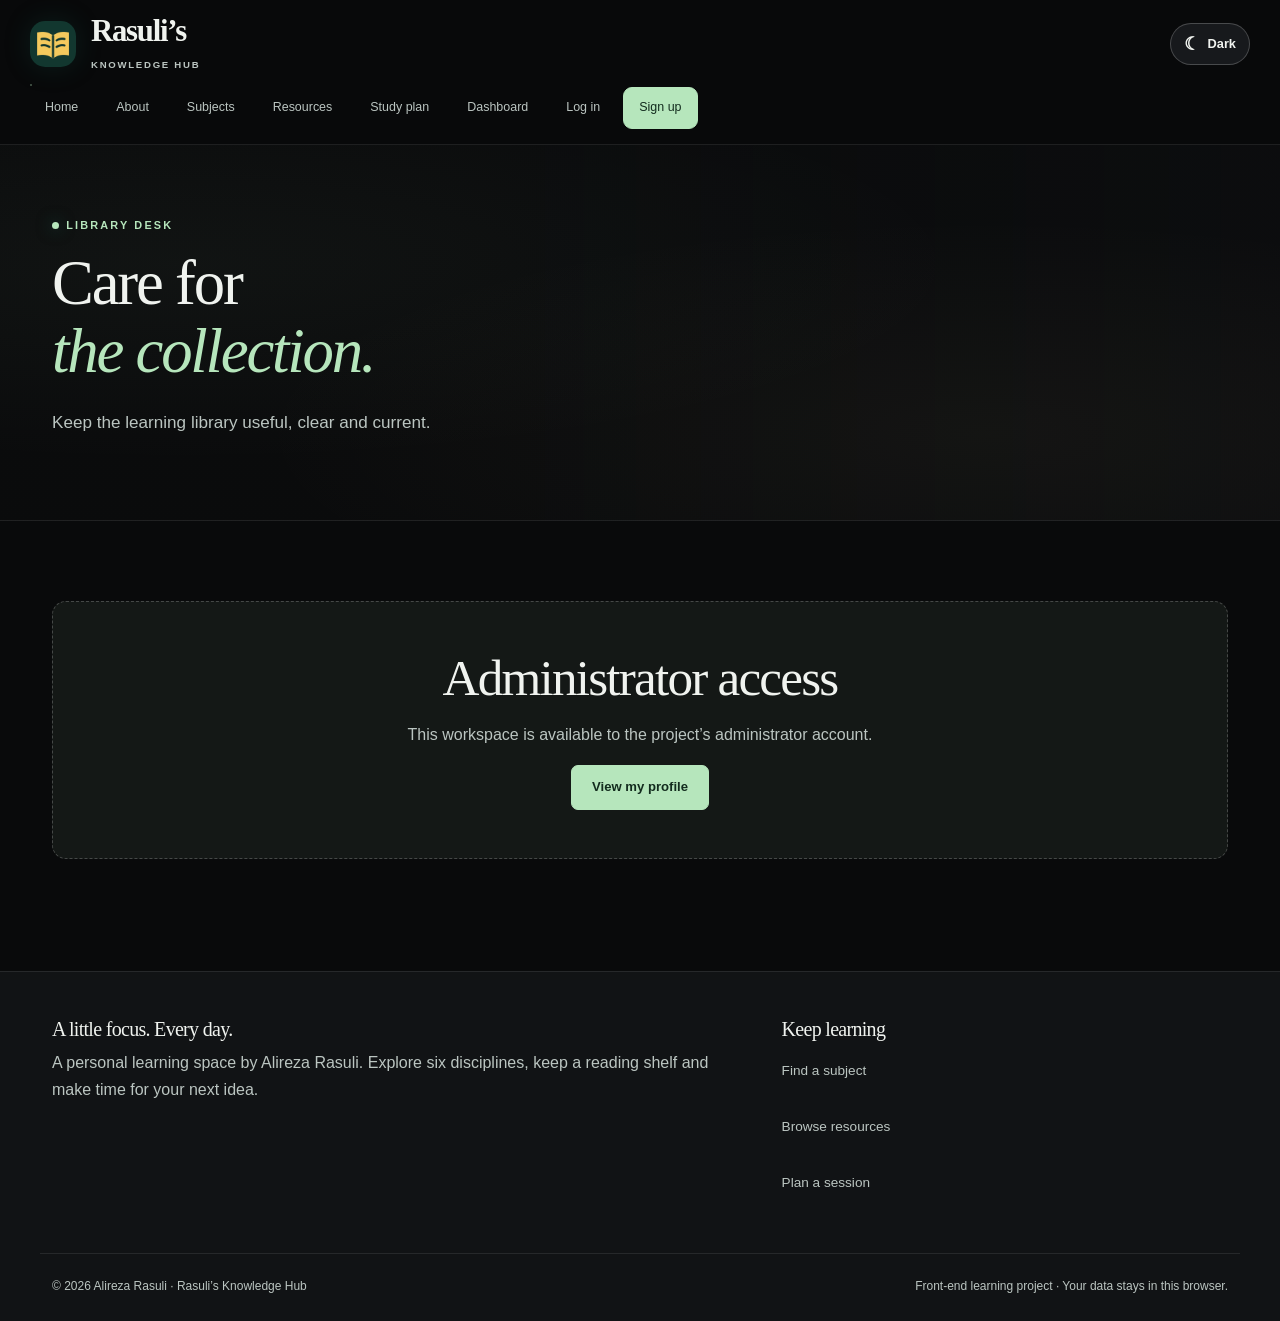
<file: administrator.html>
<!doctype html>
<html lang="en">
  <head>
    <meta charset="utf-8">
    <meta name="viewport" content="width=device-width, initial-scale=1">
    <meta name="description" content="Manage the browser-local learning collection and view registered members.">
    <title>Rasuli’s Knowledge Hub | Administrator</title>
    <script src="js/theme.js?v=final-5"></script>
    <script src="js/tab-state.js?v=final-5"></script>
    <script src="js/navigation.js?v=final-5"></script>
    <link rel="icon" type="image/x-icon" href="images/favicon.ico">
    <meta name="theme-color" content="#090a0b">
    <meta name="color-scheme" content="dark light">
    <link rel="stylesheet" href="vendor/bootstrap.min.css">
    <link rel="stylesheet" href="css/style.css?v=final-5">
    <link rel="stylesheet" href="css/endterm.css?v=final-5">
    <link rel="stylesheet" href="css/midnight.css?v=final-5">
    <link rel="stylesheet" href="css/motion.css?v=final-5">
    <link rel="stylesheet" href="css/cinematic.css?v=final-5">
    <link rel="stylesheet" href="css/final.css?v=final-5">
    <link rel="stylesheet" href="css/navigation.css?v=final-5">
  </head>
  <body data-page="administrator">
    <a class="skip-link" href="#main-content">Skip to main content</a>
    <header class="site-header flat-header">
      <nav class="site-nav flat-nav" aria-label="Main navigation">
        <div class="container">
          <div class="brand-row">
            <a class="navbar-brand" href="index.html">
              <span class="brand-mark" aria-hidden="true"></span>
              <span class="brand-copy">Rasuli’s<span>KNOWLEDGE HUB</span>
              </span>
            </a>
            <div class="nav-tools">
              <a class="member-link" href="profile.html" data-member-only hidden>
                <span class="member-dot" aria-hidden="true"></span>
                <span data-user-first-name>My profile</span>
              </a>
              <button class="theme-toggle" type="button" data-theme-toggle aria-pressed="true" aria-label="Switch to light mode">
                <span data-theme-icon aria-hidden="true">☾</span>
                <span data-theme-label>Dark</span>
              </button>
              <button class="flat-signout" type="button" data-logout data-member-only hidden>Log out</button>
            </div>
          </div>
          <ul class="page-nav" id="mainNav">
            <li>
              <a class="page-nav-link" href="index.html">Home</a>
            </li>
            <li>
              <a class="page-nav-link" href="about.html">About</a>
            </li>
            <li>
              <a class="page-nav-link" href="subjects.html">Subjects</a>
            </li>
            <li>
              <a class="page-nav-link" href="resources.html">Resources</a>
            </li>
            <li>
              <a class="page-nav-link" href="study-plan.html">Study plan</a>
            </li>
            <li>
              <a class="page-nav-link" href="dashboard.html">Dashboard</a>
            </li>
            <li data-member-only hidden>
              <a class="page-nav-link" href="profile.html">Profile</a>
            </li>
            <li data-admin-only hidden>
              <a class="page-nav-link" href="administrator.html" aria-current="page">Administrator</a>
            </li>
            <li data-guest-only>
              <a class="page-nav-link" href="login.html">Log in</a>
            </li>
            <li data-guest-only>
              <a class="page-nav-link page-nav-signup" href="contact.html">Sign up</a>
            </li>
          </ul>
        </div>
      </nav>
    </header>
    <div class="storage-warning" id="storage-warning" role="status" hidden>
      <div class="container" data-storage-message></div>
    </div>
    <noscript>
      <p class="storage-warning">Enable JavaScript to use accounts, saved resources and interactive features.</p>
    </noscript>
    <main class="page-shell" id="main-content">
      <section class="page-hero">
        <div class="container">
          <p class="eyebrow">LIBRARY DESK</p>
          <h1>Care for<br>
            <em>the collection.</em>
          </h1>
          <p>Keep the learning library useful, clear and current.</p>
        </div>
      </section>
      <section class="section-pad" id="admin-guest">
        <div class="container">
          <div class="empty-state">
            <h2>Administrator access</h2>
            <p>This workspace is available to the project’s administrator account.</p>
            <a class="btn btn-mint" href="profile.html">View my profile</a>
          </div>
        </div>
      </section>
      <div id="admin-content" hidden>
        <section class="section-pad-sm">
          <div class="container">
            <p class="demo-note">Front-end demo: these controls update this browser’s collection. Browser-side roles are not secure access control.</p>
            <div class="admin-layout">
              <div class="profile-editor">
                <p class="eyebrow">CURATE THE NEXT GOOD READ</p>
                <h2 id="resource-editor-title">Add a resource</h2>
                <form id="resource-editor" novalidate>
                  <input type="hidden" name="resourceId">
                  <div class="row g-3">
                    <div class="col-12">
                      <label for="edit-title">Title</label>
                      <input class="form-control" id="edit-title" name="title" required minlength="3" maxlength="120">
                    </div>
                    <div class="col-12">
                      <label for="edit-author">Author or organisation</label>
                      <input class="form-control" id="edit-author" name="author" required maxlength="120">
                    </div>
                    <div class="col-12 col-md-6">
                      <label for="edit-category">Subject</label>
                      <select class="form-select" id="edit-category" name="category" required>
                        <option value="">Choose a subject</option>
                      </select>
                    </div>
                    <div class="col-12 col-md-6">
                      <label for="edit-type">Format</label>
                      <select class="form-select" id="edit-type" name="type" required>
                        <option value="Book">Book</option>
                        <option value="Reference">Online reference</option>
                        <option value="Practice">Online practice</option>
                      </select>
                    </div>
                    <div class="col-12 col-md-6">
                      <label for="edit-year">Year published</label>
                      <input class="form-control" id="edit-year" name="year" type="number" min="1000" max="2100" required>
                    </div>
                    <div class="col-12 col-md-6">
                      <label for="edit-minutes">Study block (minutes)</label>
                      <input class="form-control" id="edit-minutes" name="minutes" type="number" min="5" max="180" step="1" required>
                    </div>
                    <div class="col-12">
                      <label for="edit-level">Level</label>
                      <select class="form-select" id="edit-level" name="level" required>
                        <option value="Beginner">Beginner</option>
                        <option value="Intermediate">Intermediate</option>
                        <option value="Advanced">Advanced</option>
                        <option value="All levels">All levels</option>
                      </select>
                    </div>
                    <div class="col-12">
                      <label for="edit-url">Resource link</label>
                      <input class="form-control" id="edit-url" name="url" type="url" placeholder="https://" required maxlength="1000">
                    </div>
                    <div class="col-12">
                      <label for="edit-description">Short description</label>
                      <textarea class="form-control" id="edit-description" name="description" required minlength="10" maxlength="360" rows="3"></textarea>
                    </div>
                  </div>
                  <div class="editor-actions">
                    <button class="btn btn-mint" type="submit">Save resource</button>
                    <button class="btn btn-outline-mint" id="cancel-resource-edit" type="button" hidden>Cancel edit</button>
                  </div>
                  <p class="form-status" role="status" aria-live="polite"></p>
                </form>
              </div>
              <div>
                <div class="section-heading-row">
                  <h2>Current collection</h2>
                  <span class="pill" id="admin-resource-count"></span>
                </div>
                <label for="admin-search">Search the collection</label>
                <input class="form-control" id="admin-search" type="search" placeholder="Title, author or subject">
                <div id="admin-resources" class="admin-resources"></div>
                <p id="admin-empty" class="empty-state" hidden>No matching resources. Try another word.</p>
              </div>
            </div>
          </div>
        </section>
        <section class="section-pad-sm" id="add-member">
          <div class="container">
            <div class="member-create-layout">
              <div><p class="eyebrow">MAKE ROOM FOR ANOTHER READER</p><h2>Add a member</h2><p class="section-lead">Create an account for a reader. They can log in, save resources and plan their own study sessions.</p><p class="field-hint">Member accounts can use the library. Collection editing and member management stay with administrators.</p></div>
              <div class="profile-editor">
                <form id="member-form" novalidate>
                  <div class="row g-3">
                    <div class="col-12 col-md-6"><label for="member-name">Full name</label><input class="form-control" id="member-name" name="fullName" required minlength="2" maxlength="50" autocomplete="off"></div>
                    <div class="col-12 col-md-6"><label for="member-email">Email address</label><input class="form-control" id="member-email" name="email" type="email" required maxlength="120" autocomplete="off"></div>
                    <div class="col-12"><label for="member-field">Main interest</label><select class="form-select" id="member-field" name="field" required><option value="">Choose an interest</option><option value="technology">Technology &amp; mathematics</option><option value="social-science">Social sciences</option><option value="health">Health &amp; research</option></select></div>
                    <div class="col-12 col-md-6"><label for="member-password">Practice password</label><input class="form-control" id="member-password" name="password" type="password" required minlength="12" maxlength="128" autocomplete="new-password" aria-describedby="member-password-hint"><button class="password-toggle" type="button" data-show-password="member-password" aria-pressed="false">Show password</button></div>
                    <div class="col-12 col-md-6"><label for="member-confirm">Confirm password</label><input class="form-control" id="member-confirm" name="confirmPassword" type="password" required autocomplete="new-password"></div>
                  </div>
                  <p class="field-hint" id="member-password-hint">Use 12–128 characters with uppercase, lowercase, a number and a symbol. Share these practice credentials with the member; do not use a real password.</p>
                  <button type="submit" class="btn btn-mint">Create member account <span aria-hidden="true">+</span></button>
                  <p class="form-status" role="status" aria-live="polite"></p>
                </form>
              </div>
            </div>
          </div>
        </section>
        <section class="section-pad-sm" id="members">
          <div class="container">
            <h2>Member directory</h2>
            <p class="muted-text">Accounts created in this browser. Passwords are never shown here.</p>
            <div class="table-frame">
              <table class="knowledge-table">
                <caption>Registered library members</caption>
                <thead>
                  <tr>
                    <th scope="col">Name</th>
                    <th scope="col">Email</th>
                    <th scope="col">Role</th>
                  </tr>
                </thead>
                <tbody id="member-directory"></tbody>
              </table>
            </div>
          </div>
        </section>
      </div>
      <dialog id="remove-resource-dialog" class="confirm-dialog" aria-labelledby="remove-resource-title">
        <h2 id="remove-resource-title">Remove this resource?</h2>
        <p id="remove-resource-name"></p>
        <p>It will also leave any reading shelves in this browser.</p>
        <div class="editor-actions">
          <button class="btn btn-outline-mint" type="button" data-close-dialog>Keep resource</button>
          <button class="btn btn-danger-soft" id="confirm-remove-resource" type="button">Remove resource</button>
        </div>
        <p class="dialog-status" role="status"></p>
      </dialog>
    </main>
    <footer class="site-footer">
      <div class="container footer-grid">
        <div>
          <h2 class="h4">A little focus. Every day.</h2>
          <p>A personal learning space by Alireza Rasuli. Explore six disciplines, keep a reading shelf and make time for your next idea.</p>
        </div>
        <div>
          <h2 class="h5">Keep learning</h2>
          <div class="footer-links">
            <a href="subjects.html">Find a subject</a>
            <a href="resources.html">Browse resources</a>
            <a href="study-plan.html">Plan a session</a>
          </div>
        </div>
      </div>
      <div class="container footer-bottom">
        <p>© 2026 Alireza Rasuli · Rasuli’s Knowledge Hub</p>
        <p>Front-end learning project · Your data stays in this browser.</p>
      </div>
    </footer>
    <div class="toast-message" id="toast-message" role="status" aria-live="polite"></div>
    <button class="back-top" data-back-top type="button" aria-label="Back to top" hidden>↑</button>
    <script defer src="vendor/jquery.min.js"></script>
    <script defer src="js/photos.js?v=final-5"></script>
    <script defer src="js/data.js?v=final-5"></script>
    <script defer src="js/database.js?v=final-5"></script>
    <script defer src="js/store.js?v=final-5"></script>
    <script defer src="js/common.js?v=final-5"></script>
    <script defer src="js/administrator.js?v=final-5"></script>
    <script defer src="js/table-model.js?v=final-5"></script>
    <script defer src="js/tables.js?v=final-5"></script>
    <script defer src="js/midnight.js?v=final-5"></script>
    <script defer src="js/motion.js?v=final-5"></script>
    <script defer src="js/cinematic.js?v=final-5"></script>
  </body>
</html>
</file>
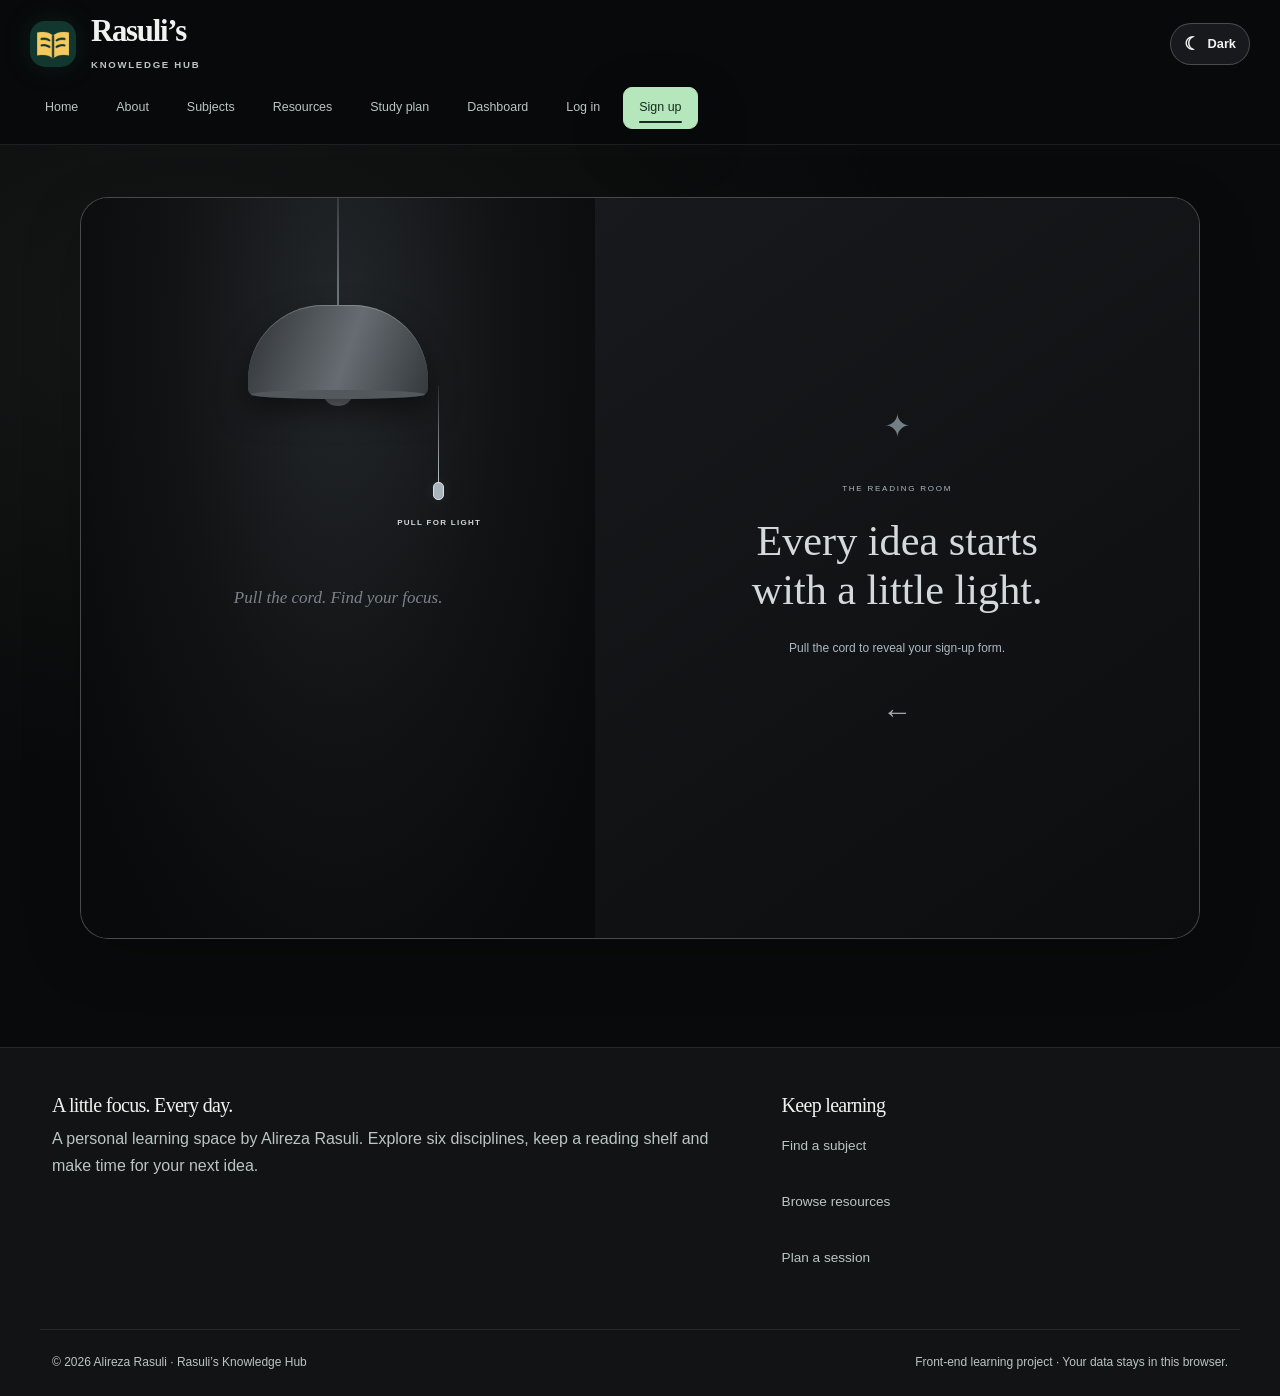
<file: contact.html>
<!doctype html>
<html lang="en">
  <head>
    <meta charset="utf-8">
    <meta content="width=device-width, initial-scale=1" name="viewport">
    <meta content="Create your account at Rasuli’s Knowledge Hub." name="description">
    <title>Rasuli’s Knowledge Hub | Sign up</title>
    <script src="js/theme.js?v=final-5"></script>
    <script src="js/tab-state.js?v=final-5"></script>
    <script src="js/navigation.js?v=final-5"></script>
    <link id="hub-favicon" rel="icon" type="image/x-icon" href="images/favicon.ico">
    <link href="vendor/bootstrap.min.css" rel="stylesheet">
    <link href="css/style.css?v=final-5" rel="stylesheet">
    <link href="css/endterm.css?v=final-5" rel="stylesheet">
    <meta name="theme-color" content="#090a0b">
    <meta name="color-scheme" content="dark light">
    <link rel="preconnect" href="https://images.pexels.com">
    <link rel="preconnect" href="https://images.unsplash.com">
    <link rel="stylesheet" href="css/midnight.css?v=final-5">
    <link rel="stylesheet" href="css/motion.css?v=final-5">
    <link rel="stylesheet" href="css/cinematic.css?v=final-5">
    <link rel="stylesheet" href="css/final.css?v=final-5">
    <link rel="stylesheet" href="css/navigation.css?v=final-5">
  </head>
  <body class="auth-asleep" data-page="signup">
    <a class="skip-link" href="#main-content">Skip to main content</a>
    <header class="site-header flat-header">
      <nav class="site-nav flat-nav" aria-label="Main navigation">
        <div class="container">
          <div class="brand-row">
            <a class="navbar-brand" href="index.html">
              <span class="brand-mark" aria-hidden="true"></span>
              <span class="brand-copy">Rasuli’s<span>KNOWLEDGE HUB</span>
              </span>
            </a>
            <div class="nav-tools">
              <a class="member-link" href="profile.html" data-member-only hidden>
                <span class="member-dot" aria-hidden="true"></span>
                <span data-user-first-name>My profile</span>
              </a>
              <button class="theme-toggle" type="button" data-theme-toggle aria-pressed="true" aria-label="Switch to light mode">
                <span data-theme-icon aria-hidden="true">☾</span>
                <span data-theme-label>Dark</span>
              </button>
              <button class="flat-signout" type="button" data-logout data-member-only hidden>Log out</button>
            </div>
          </div>
          <ul class="page-nav" id="mainNav">
            <li>
              <a class="page-nav-link" href="index.html">Home</a>
            </li>
            <li>
              <a class="page-nav-link" href="about.html">About</a>
            </li>
            <li>
              <a class="page-nav-link" href="subjects.html">Subjects</a>
            </li>
            <li>
              <a class="page-nav-link" href="resources.html">Resources</a>
            </li>
            <li>
              <a class="page-nav-link" href="study-plan.html">Study plan</a>
            </li>
            <li>
              <a class="page-nav-link" href="dashboard.html">Dashboard</a>
            </li>
            <li data-member-only hidden>
              <a class="page-nav-link" href="profile.html">Profile</a>
            </li>
            <li data-admin-only hidden>
              <a class="page-nav-link" href="administrator.html">Administrator</a>
            </li>
            <li data-guest-only>
              <a class="page-nav-link" href="login.html">Log in</a>
            </li>
            <li data-guest-only>
              <a class="page-nav-link page-nav-signup" href="contact.html" aria-current="page">Sign up</a>
            </li>
          </ul>
        </div>
      </nav>
    </header>
    <div class="storage-warning" id="storage-warning" role="status" hidden>
      <div class="container" data-storage-message></div>
    </div>
    <noscript>
      <div class="storage-warning">
        Enable JavaScript to use accounts, filters and the planner. The original
        pages remain available below.
      </div>
    </noscript>
    <main class="page-shell" id="main-content">
      <section class="section-pad">
        <div class="container">
          <div class="auth-layout">
            <div class="auth-photo">
              <div class="lamp-scene">
                <div class="lamp-halo" aria-hidden="true"></div>
                <div class="reading-lamp" aria-hidden="true">
                  <span class="lamp-wire"></span>
                  <span class="lamp-shade"></span>
                  <span class="lamp-bulb"></span>
                  <span class="lamp-beam"></span>
                </div>
                <button class="lamp-switch" type="button" aria-pressed="false" aria-expanded="false" aria-controls="auth-details" aria-label="Pull cord to turn on the light and show the form">
                  <span class="pull-cord" aria-hidden="true"></span>
                  <span class="pull-knob" aria-hidden="true"></span>
                  <span class="pull-label">PULL FOR LIGHT</span>
                </button>
                <span class="lamp-caption" role="status" aria-live="polite">Pull the cord. Find your focus.</span>
              </div>
              <span class="auth-photo-label">RASULI’S / THE READING ROOM</span>
              <p class="eyebrow">A place to begin</p>
              <p class="auth-headline">Start small.<br>Go somewhere new.</p>
              <p>
                Pull once to keep the reading room lit in this tab. Find your focus, then
                make a little progress.
              </p>
            </div>
            <div class="auth-form-panel">
              <div class="lamp-invitation" aria-hidden="true">
                <span class="invitation-spark">✦</span>
                <p class="invitation-kicker">THE READING ROOM</p>
                <p class="invitation-title">
                  Every idea starts<br>with a little light.
                </p>
                <p>Pull the cord to reveal your sign-up form.</p>
                <span class="invitation-arrow">←</span>
              </div>
              <div class="auth-details" id="auth-details" inert aria-hidden="true">
                <div class="auth-switch" aria-label="Account pages">
                  <a href="login.html">Log in</a>
                  <a href="contact.html" aria-current="page">Sign up</a>
                </div>
                <p class="eyebrow">Your learning space</p>
                <h1>A fresh page.<br>
                  <em>Your first chapter.</em>
                </h1>
                <p class="muted-text">
                  Create an account and make this space your own.
                </p>
                <form id="signup-form" class="signup-form row g-0" novalidate>
                  <div class="form-field floating-field">
                    <input class="form-control" id="signup-name" name="fullName" type="text" autocomplete="name" minlength="2" maxlength="50" placeholder=" " required>
                    <label for="signup-name">Full name</label>
                  </div>
                  <div class="form-field floating-field">
                    <input class="form-control" id="signup-email" name="email" type="email" autocomplete="username" maxlength="120" placeholder=" " required>
                    <label for="signup-email">Email address</label>
                  </div>
                  <div class="signup-password-grid">
                    <div class="form-field floating-field">
                      <input class="form-control" id="signup-password" name="password" type="password" autocomplete="new-password" minlength="12" maxlength="128" placeholder=" " aria-describedby="signup-password-help" required>
                      <label for="signup-password">Password</label>
                    </div>
                    <div class="form-field floating-field">
                      <input class="form-control" id="signup-confirm" name="confirmPassword" type="password" autocomplete="new-password" maxlength="128" placeholder=" " required>
                      <label for="signup-confirm">Confirm password</label>
                    </div>
                  </div>
                  <div class="signup-password-help">
                    <span class="field-hint" id="signup-password-help">12+ characters with uppercase, lowercase, a number and a
                      symbol.</span>
                    <button class="password-toggle" type="button" data-show-password="signup-password" aria-pressed="false">
                      Show password
                    </button>
                  </div>
                  <div class="form-field signup-interest">
                    <label for="signup-field">What interests you?</label>
                    <select class="form-select" id="signup-field" name="field" required>
                      <option value="" selected disabled>
                        Choose your starting point
                      </option>
                      <option value="technology">
                        Technology &amp; mathematics
                      </option>
                      <option value="social-science">Social sciences</option>
                      <option value="health">Health sciences</option>
                    </select>
                  </div>
                  <div class="form-completion" aria-hidden="true">
                    <span></span>
                    <span></span>
                    <span></span>
                    <span></span>
                    <span></span>
                  </div>
                  <p class="completion-label" id="signup-progress">
                    Your first chapter starts with five details.
                  </p>
                  <button class="btn btn-mint w-100" type="submit">
                    Create account <span aria-hidden="true">→</span>
                  </button>
                  <div class="form-status" aria-live="polite" role="status"></div>
                  <p class="auth-footer" id="signup-next" hidden>
                    <a class="text-link" href="login.html">Log in to your new account →</a>
                  </p>
                </form>
                <p class="demo-note">Front-end demo: use a unique practice password, never a real password. Accounts and progress are saved only in this browser.</p>
                <p class="auth-footer">
                  Already a member?
                  <a class="text-link" href="login.html">Log in</a>
                </p>
                <p class="auth-footer">
                  <a href="index.html">Continue exploring the hub</a>
                </p>
              </div>
            </div>
          </div>
        </div>
      </section>
    </main>
    <footer class="site-footer">
      <div class="container footer-grid">
        <div>
          <h2 class="h4">A little focus. Every day.</h2>
          <p>A personal learning space by Alireza Rasuli. Explore six disciplines, keep a reading shelf and make time for your next idea.</p>
        </div>
        <div>
          <h2 class="h5">Keep learning</h2>
          <div class="footer-links">
            <a href="subjects.html">Find a subject</a>
            <a href="resources.html">Browse resources</a>
            <a href="study-plan.html">Plan a session</a>
          </div>
        </div>
      </div>
      <div class="container footer-bottom">
        <p>© 2026 Alireza Rasuli · Rasuli’s Knowledge Hub</p>
        <p>Front-end learning project · Your data stays in this browser.</p>
      </div>
    </footer>
    <div aria-live="polite" class="toast-message" id="toast-message" role="status"></div>
    <button aria-label="Back to top" class="back-top" data-back-top="" hidden="" type="button">
      ↑
    </button>
    <script defer src="vendor/jquery.min.js"></script>
    <script defer src="js/photos.js?v=final-5"></script>
    <script defer src="js/data.js?v=final-5"></script>
    <script defer src="js/database.js?v=final-5"></script>
    <script defer src="js/store.js?v=final-5"></script>
    <script defer src="js/common.js?v=final-5"></script>
    <script defer src="js/auth.js?v=final-5"></script>
    <script defer src="js/table-model.js?v=final-5"></script>
    <script defer src="js/tables.js?v=final-5"></script>
    <script defer src="js/midnight.js?v=final-5"></script>
    <script defer src="js/motion.js?v=final-5"></script>
    <script defer src="js/cinematic.js?v=final-5"></script>
  </body>
</html>
</file>
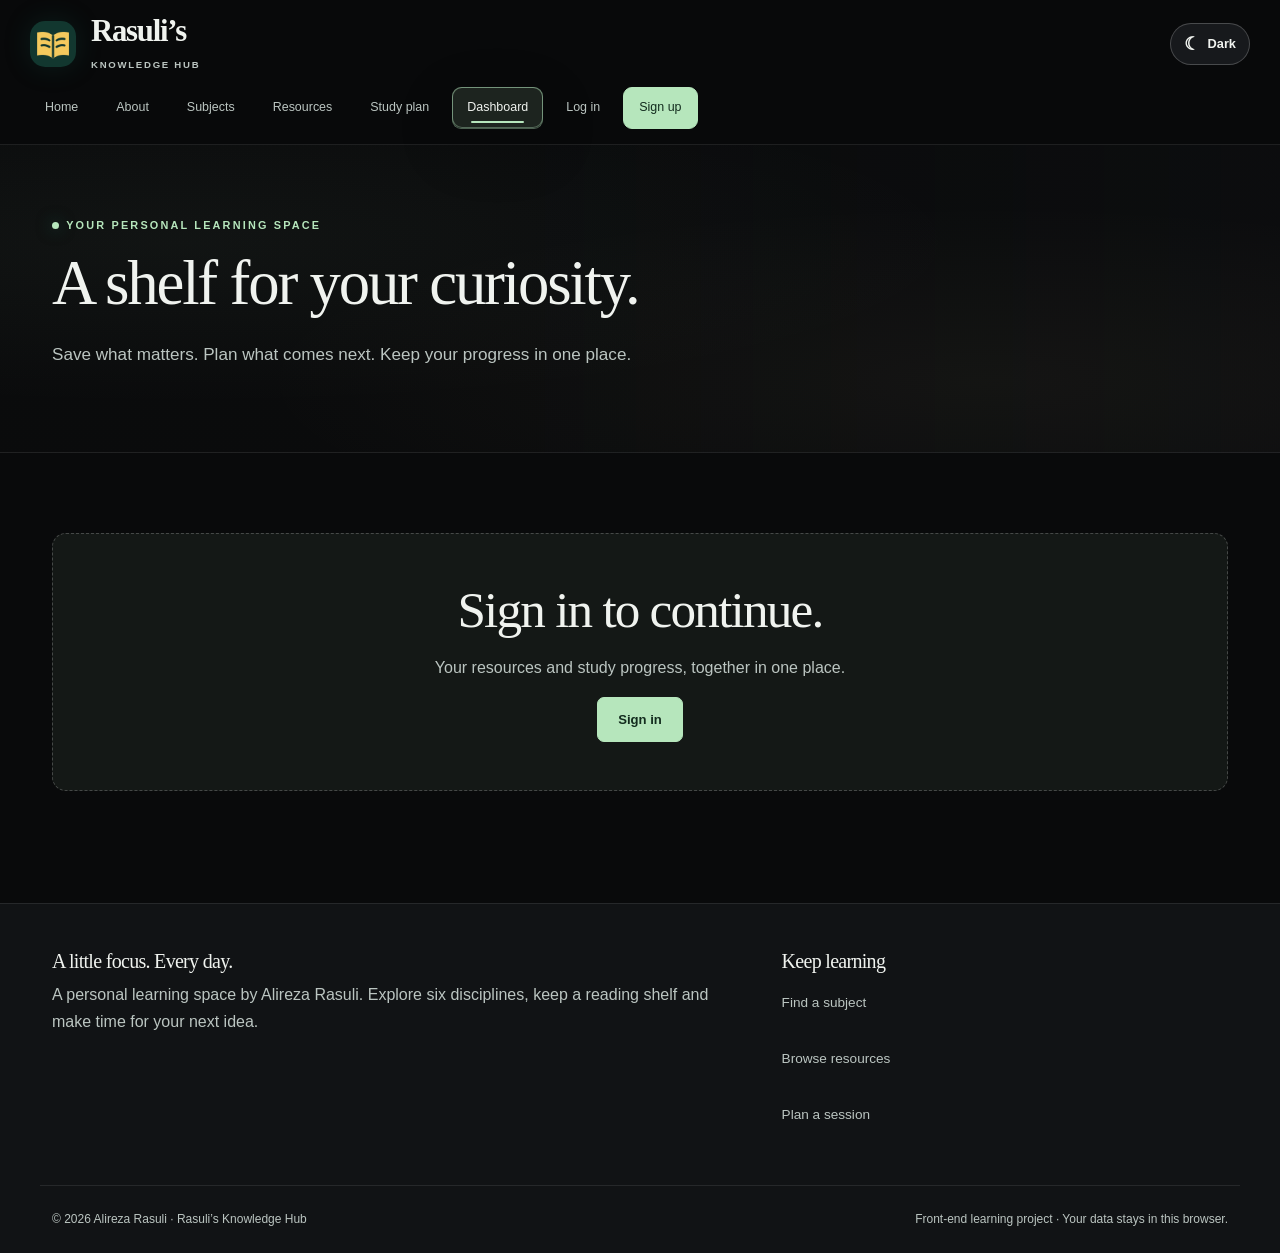
<file: dashboard.html>
<!doctype html>
<html lang="en">
  <head>
    <meta charset="utf-8">
    <meta content="width=device-width, initial-scale=1" name="viewport">
    <meta content="My hub at Rasuli’s Knowledge Hub." name="description">
    <title>Rasuli’s Knowledge Hub | My hub</title>
    <script src="js/theme.js?v=final-5"></script>
    <script src="js/tab-state.js?v=final-5"></script>
    <script src="js/navigation.js?v=final-5"></script>
    <link id="hub-favicon" rel="icon" type="image/x-icon" href="images/favicon.ico">
    <link href="vendor/bootstrap.min.css" rel="stylesheet">
    <link href="css/style.css?v=final-5" rel="stylesheet">
    <link href="css/endterm.css?v=final-5" rel="stylesheet">
    <meta name="theme-color" content="#090a0b">
    <meta name="color-scheme" content="dark light">
    <link rel="preconnect" href="https://images.pexels.com">
    <link rel="preconnect" href="https://images.unsplash.com">
    <link rel="stylesheet" href="css/midnight.css?v=final-5">
    <link rel="stylesheet" href="css/motion.css?v=final-5">
    <link rel="stylesheet" href="css/cinematic.css?v=final-5">
    <link rel="stylesheet" href="css/final.css?v=final-5">
    <link rel="stylesheet" href="css/navigation.css?v=final-5">
  </head>
  <body data-page="dashboard">
    <a class="skip-link" href="#main-content">Skip to main content</a>
    <header class="site-header flat-header">
      <nav class="site-nav flat-nav" aria-label="Main navigation">
        <div class="container">
          <div class="brand-row">
            <a class="navbar-brand" href="index.html">
              <span class="brand-mark" aria-hidden="true"></span>
              <span class="brand-copy">Rasuli’s<span>KNOWLEDGE HUB</span>
              </span>
            </a>
            <div class="nav-tools">
              <a class="member-link" href="profile.html" data-member-only hidden>
                <span class="member-dot" aria-hidden="true"></span>
                <span data-user-first-name>My profile</span>
              </a>
              <button class="theme-toggle" type="button" data-theme-toggle aria-pressed="true" aria-label="Switch to light mode">
                <span data-theme-icon aria-hidden="true">☾</span>
                <span data-theme-label>Dark</span>
              </button>
              <button class="flat-signout" type="button" data-logout data-member-only hidden>Log out</button>
            </div>
          </div>
          <ul class="page-nav" id="mainNav">
            <li>
              <a class="page-nav-link" href="index.html">Home</a>
            </li>
            <li>
              <a class="page-nav-link" href="about.html">About</a>
            </li>
            <li>
              <a class="page-nav-link" href="subjects.html">Subjects</a>
            </li>
            <li>
              <a class="page-nav-link" href="resources.html">Resources</a>
            </li>
            <li>
              <a class="page-nav-link" href="study-plan.html">Study plan</a>
            </li>
            <li>
              <a class="page-nav-link" href="dashboard.html" aria-current="page">Dashboard</a>
            </li>
            <li data-member-only hidden>
              <a class="page-nav-link" href="profile.html">Profile</a>
            </li>
            <li data-admin-only hidden>
              <a class="page-nav-link" href="administrator.html">Administrator</a>
            </li>
            <li data-guest-only>
              <a class="page-nav-link" href="login.html">Log in</a>
            </li>
            <li data-guest-only>
              <a class="page-nav-link page-nav-signup" href="contact.html">Sign up</a>
            </li>
          </ul>
        </div>
      </nav>
    </header>
    <div class="storage-warning" id="storage-warning" role="status" hidden>
      <div class="container" data-storage-message></div>
    </div>
    <noscript>
      <div class="storage-warning">
        Enable JavaScript to use accounts, filters and the planner. The original
        pages remain available below.
      </div>
    </noscript>
    <main class="page-shell" id="main-content">
      <section class="page-hero" style='
          --hero-image: url("https://images.pexels.com/photos/8199762/pexels-photo-8199762.jpeg?auto=compress&amp;cs=tinysrgb&amp;w=1400");
        '>
        <div class="container">
          <p class="eyebrow" id="dashboard-kicker">Your personal learning space</p>
          <h1 id="dashboard-title">A shelf for your curiosity.</h1>
          <p id="dashboard-intro">
            Save what matters. Plan what comes next. Keep your progress in one
            place.
          </p>
        </div>
      </section>
      <section class="section-pad" id="access-state">
        <div class="container">
          <div class="empty-state">
            <h2>Sign in to continue.</h2>
            <p>Your resources and study progress, together in one place.</p>
            <a class="btn btn-mint" href="login.html?next=dashboard.html">Sign in</a>
          </div>
        </div>
      </section>
      <div hidden="" id="dashboard-content">
        <div class="container">
          <p class="field-hint session-note">
            Your reading shelf and study plan are kept in this browser, including after you close the tab.
          </p>
        </div>
        <section class="section-pad-sm">
          <div class="container">
            <p class="eyebrow">Welcome back</p>
            <h2 data-user-name=""></h2>
            <div class="plan-stats">
              <div class="plan-stat">
                <strong id="dashboard-saved">0</strong>
                <span>saved resources</span>
              </div>
              <div class="plan-stat">
                <strong id="dashboard-tasks">0</strong>
                <span>planned sessions</span>
              </div>
              <div class="plan-stat">
                <strong id="dashboard-done">0</strong>
                <span>completed sessions</span>
              </div>
            </div>
            <div class="dashboard-banner">
              <h2 class="h3">Your next small step.</h2>
              <p id="next-session"></p>
              <a class="btn btn-mint" href="study-plan.html#my-planner">Open my study plan →</a>
            </div>
            <div class="surface-card p-4 mt-4">
              <h3 class="h4">The goal behind your learning</h3>
              <p class="muted-text mb-0" id="profile-goal"></p>
            </div>
          </div>
        </section>
        <section class="section-pad-sm">
          <div class="container">
            <div class="section-heading-row">
              <h2>My reading shelf</h2>
              <a class="text-link" href="resources.html">Explore the library →</a>
            </div>
            <div class="resource-grid" id="saved-resources"></div>
            <button class="btn btn-outline-mint mt-3" id="clear-shelf" type="button" hidden>Clear reading shelf</button>
            <div class="empty-state" id="saved-empty">
              <h3>Your first good read is waiting.</h3>
              <p>Save a resource in the library and it will appear here.</p>
              <a class="btn btn-mint" href="resources.html">Find a resource</a>
            </div>
            <p class="field-hint mt-3">Your reading shelf is saved in this browser. Remove individual books with their Saved buttons, or clear the whole shelf below.</p>
          </div>
        </section>
      </div>
      <section class="section-pad-sm" id="admin-dashboard" hidden>
        <div class="container">
          <p class="eyebrow">THE LIBRARY AT A GLANCE</p>
          <h2>Welcome to the library desk, <span data-user-first-name></span>.</h2>
          <div class="plan-stats admin-stats">
            <div class="plan-stat"><strong id="desk-resources">0</strong><span>resources in the collection</span></div>
            <div class="plan-stat"><strong id="desk-members">0</strong><span>registered members</span></div>
            <div class="plan-stat"><strong id="desk-subjects">0</strong><span>subjects represented</span></div>
          </div>
          <div class="library-guides admin-actions">
            <article class="surface-card"><span class="guide-number" aria-hidden="true">01</span><h3>Curate the collection</h3><p>Add a useful source, improve a description or remove a resource that no longer belongs.</p><a class="btn btn-mint" href="administrator.html#resource-editor">Manage resources <span aria-hidden="true">↗</span></a></article>
            <article class="surface-card"><span class="guide-number" aria-hidden="true">02</span><h3>Welcome a member</h3><p>Create a member account and help a reader begin their own shelf and study routine.</p><a class="btn btn-mint" href="administrator.html#add-member">Add a member <span aria-hidden="true">↗</span></a></article>
            <article class="surface-card"><span class="guide-number" aria-hidden="true">03</span><h3>Check the directory</h3><p>Find registered members and check their account role. Their passwords stay hidden.</p><a class="btn btn-outline-mint" href="administrator.html#members">Open directory <span aria-hidden="true">↗</span></a></article>
          </div>
          <div class="section-heading-row mt-5"><h2>Across the shelves</h2><a href="resources.html" class="text-link">Visit the library →</a></div>
          <div class="collection-coverage" id="desk-coverage"></div>
          <div class="surface-card p-4 mt-4"><h2 class="h4">Your administration note</h2><p class="muted-text" id="desk-note"></p><a href="profile.html" class="text-link">Update staff profile →</a></div>
        </div>
      </section>
      <dialog id="clear-shelf-dialog" class="confirm-dialog" aria-labelledby="clear-shelf-title">
        <h2 id="clear-shelf-title">Clear your reading shelf?</h2>
        <p>Your study plan will stay. You can save these resources again from the library.</p>
        <div class="editor-actions">
          <button class="btn btn-outline-mint" type="button" data-close-dialog>Keep my shelf</button>
          <button class="btn btn-danger-soft" id="confirm-clear-shelf" type="button">Clear shelf</button>
        </div>
        <p class="dialog-status" role="status"></p>
      </dialog>
    </main>
    <footer class="site-footer">
      <div class="container footer-grid">
        <div>
          <h2 class="h4">A little focus. Every day.</h2>
          <p>A personal learning space by Alireza Rasuli. Explore six disciplines, keep a reading shelf and make time for your next idea.</p>
        </div>
        <div>
          <h2 class="h5">Keep learning</h2>
          <div class="footer-links">
            <a href="subjects.html">Find a subject</a>
            <a href="resources.html">Browse resources</a>
            <a href="study-plan.html">Plan a session</a>
          </div>
        </div>
      </div>
      <div class="container footer-bottom">
        <p>© 2026 Alireza Rasuli · Rasuli’s Knowledge Hub</p>
        <p>Front-end learning project · Your data stays in this browser.</p>
      </div>
    </footer>
    <div aria-live="polite" class="toast-message" id="toast-message" role="status"></div>
    <button aria-label="Back to top" class="back-top" data-back-top="" hidden="" type="button">
      ↑
    </button>
    <script defer src="vendor/jquery.min.js"></script>
    <script defer src="js/photos.js?v=final-5"></script>
    <script defer src="js/data.js?v=final-5"></script>
    <script defer src="js/database.js?v=final-5"></script>
    <script defer src="js/store.js?v=final-5"></script>
    <script defer src="js/common.js?v=final-5"></script>
    <script defer src="js/dashboard.js?v=final-5"></script>
    <script defer src="js/table-model.js?v=final-5"></script>
    <script defer src="js/tables.js?v=final-5"></script>
    <script defer src="js/midnight.js?v=final-5"></script>
    <script defer src="js/motion.js?v=final-5"></script>
    <script defer src="js/cinematic.js?v=final-5"></script>
  </body>
</html>
</file>
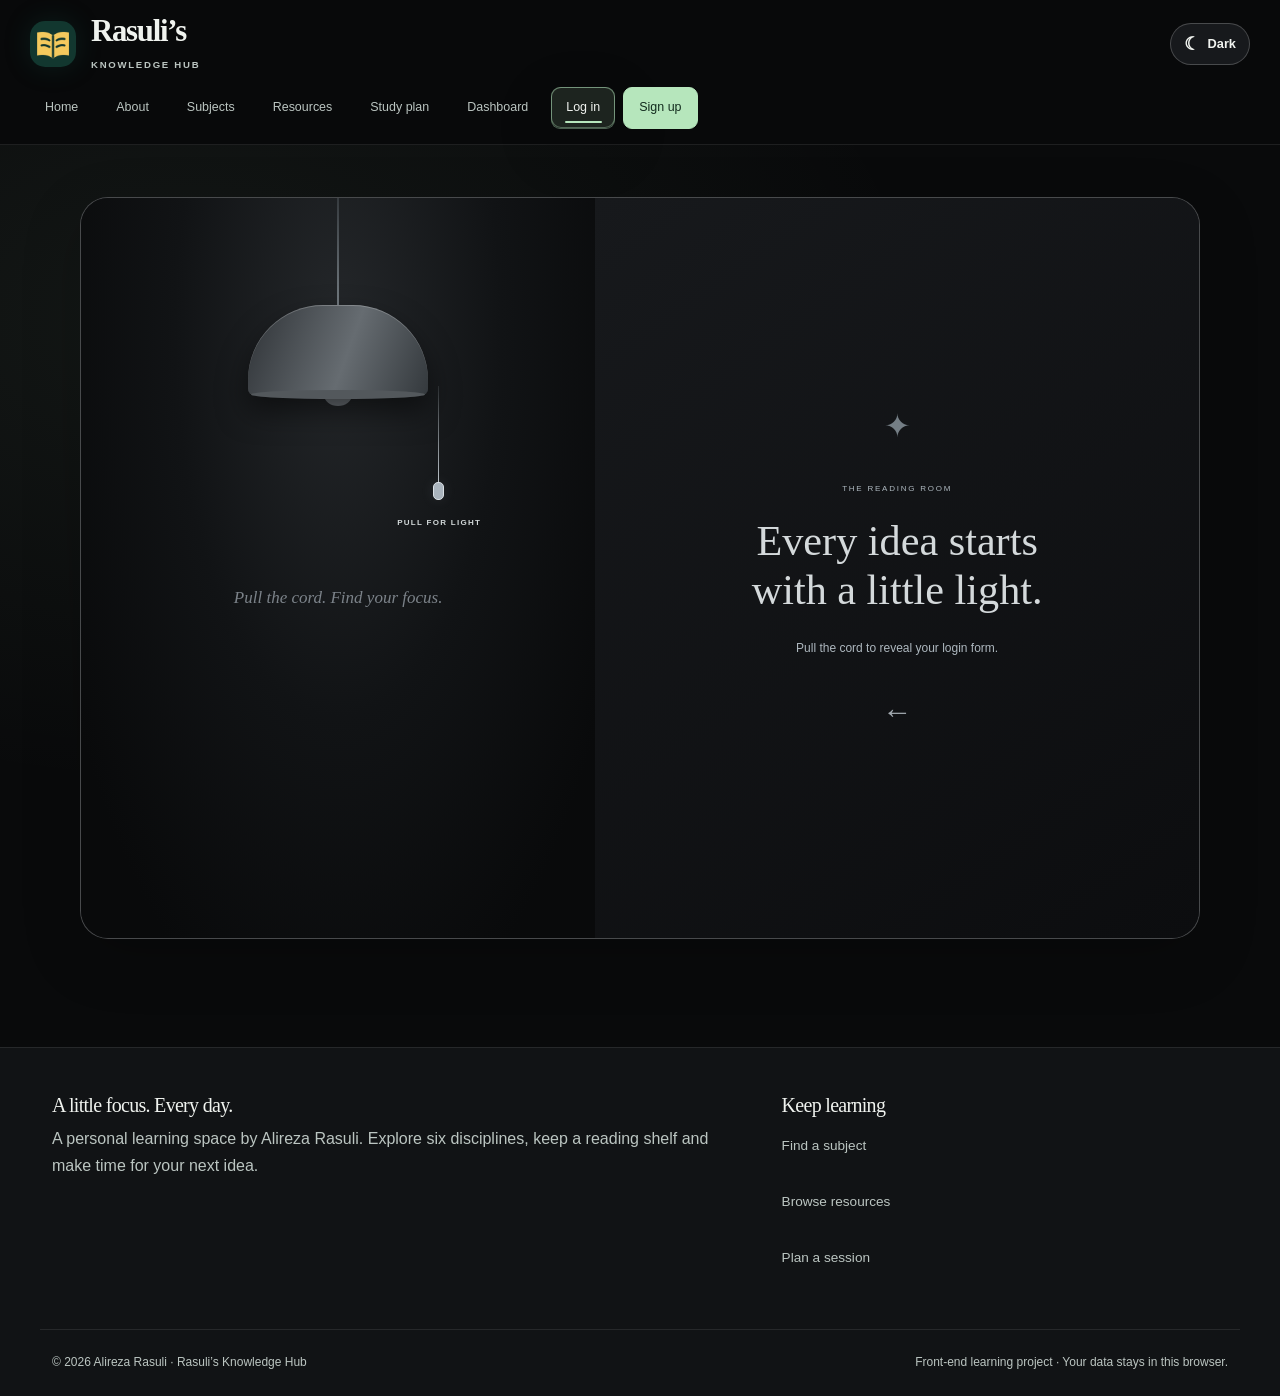
<file: login.html>
<!doctype html>
<html lang="en">
  <head>
    <meta charset="utf-8">
    <meta content="width=device-width, initial-scale=1" name="viewport">
    <meta content="Sign in at Rasuli’s Knowledge Hub." name="description">
    <title>Rasuli’s Knowledge Hub | Sign in</title>
    <script src="js/theme.js?v=final-5"></script>
    <script src="js/tab-state.js?v=final-5"></script>
    <script src="js/navigation.js?v=final-5"></script>
    <link id="hub-favicon" rel="icon" type="image/x-icon" href="images/favicon.ico">
    <link href="vendor/bootstrap.min.css" rel="stylesheet">
    <link href="css/style.css?v=final-5" rel="stylesheet">
    <link href="css/endterm.css?v=final-5" rel="stylesheet">
    <meta name="theme-color" content="#090a0b">
    <meta name="color-scheme" content="dark light">
    <link rel="preconnect" href="https://images.pexels.com">
    <link rel="preconnect" href="https://images.unsplash.com">
    <link rel="stylesheet" href="css/midnight.css?v=final-5">
    <link rel="stylesheet" href="css/motion.css?v=final-5">
    <link rel="stylesheet" href="css/cinematic.css?v=final-5">
    <link rel="stylesheet" href="css/final.css?v=final-5">
    <link rel="stylesheet" href="css/navigation.css?v=final-5">
  </head>
  <body class="auth-asleep" data-page="login">
    <a class="skip-link" href="#main-content">Skip to main content</a>
    <header class="site-header flat-header">
      <nav class="site-nav flat-nav" aria-label="Main navigation">
        <div class="container">
          <div class="brand-row">
            <a class="navbar-brand" href="index.html">
              <span class="brand-mark" aria-hidden="true"></span>
              <span class="brand-copy">Rasuli’s<span>KNOWLEDGE HUB</span>
              </span>
            </a>
            <div class="nav-tools">
              <a class="member-link" href="profile.html" data-member-only hidden>
                <span class="member-dot" aria-hidden="true"></span>
                <span data-user-first-name>My profile</span>
              </a>
              <button class="theme-toggle" type="button" data-theme-toggle aria-pressed="true" aria-label="Switch to light mode">
                <span data-theme-icon aria-hidden="true">☾</span>
                <span data-theme-label>Dark</span>
              </button>
              <button class="flat-signout" type="button" data-logout data-member-only hidden>Log out</button>
            </div>
          </div>
          <ul class="page-nav" id="mainNav">
            <li>
              <a class="page-nav-link" href="index.html">Home</a>
            </li>
            <li>
              <a class="page-nav-link" href="about.html">About</a>
            </li>
            <li>
              <a class="page-nav-link" href="subjects.html">Subjects</a>
            </li>
            <li>
              <a class="page-nav-link" href="resources.html">Resources</a>
            </li>
            <li>
              <a class="page-nav-link" href="study-plan.html">Study plan</a>
            </li>
            <li>
              <a class="page-nav-link" href="dashboard.html">Dashboard</a>
            </li>
            <li data-member-only hidden>
              <a class="page-nav-link" href="profile.html">Profile</a>
            </li>
            <li data-admin-only hidden>
              <a class="page-nav-link" href="administrator.html">Administrator</a>
            </li>
            <li data-guest-only>
              <a class="page-nav-link" href="login.html" aria-current="page">Log in</a>
            </li>
            <li data-guest-only>
              <a class="page-nav-link page-nav-signup" href="contact.html">Sign up</a>
            </li>
          </ul>
        </div>
      </nav>
    </header>
    <div class="storage-warning" id="storage-warning" role="status" hidden>
      <div class="container" data-storage-message></div>
    </div>
    <noscript>
      <div class="storage-warning">
        Enable JavaScript to use accounts, filters and the planner. The original
        pages remain available below.
      </div>
    </noscript>
    <main class="page-shell" id="main-content">
      <section class="section-pad">
        <div class="container">
          <div class="auth-layout">
            <div class="auth-photo">
              <div class="lamp-scene">
                <div class="lamp-halo" aria-hidden="true"></div>
                <div class="reading-lamp" aria-hidden="true">
                  <span class="lamp-wire"></span>
                  <span class="lamp-shade"></span>
                  <span class="lamp-bulb"></span>
                  <span class="lamp-beam"></span>
                </div>
                <button class="lamp-switch" type="button" aria-pressed="false" aria-expanded="false" aria-controls="auth-details" aria-label="Pull cord to turn on the light and show the form">
                  <span class="pull-cord" aria-hidden="true"></span>
                  <span class="pull-knob" aria-hidden="true"></span>
                  <span class="pull-label">PULL FOR LIGHT</span>
                </button>
                <span class="lamp-caption" role="status" aria-live="polite">Pull the cord. Find your focus.</span>
              </div>
              <span class="auth-photo-label">RASULI’S / THE READING ROOM</span>
              <p class="eyebrow">Welcome back</p>
              <p class="auth-headline">Stay curious.<br>Keep growing.</p>
              <p>
                Pull once to keep the reading room lit in this tab. Find your focus, then
                make a little progress.
              </p>
            </div>
            <div class="auth-form-panel">
              <div class="lamp-invitation" aria-hidden="true">
                <span class="invitation-spark">✦</span>
                <p class="invitation-kicker">THE READING ROOM</p>
                <p class="invitation-title">
                  Every idea starts<br>with a little light.
                </p>
                <p>Pull the cord to reveal your login form.</p>
                <span class="invitation-arrow">←</span>
              </div>
              <div class="auth-details" id="auth-details" inert aria-hidden="true">
                <div class="auth-switch" aria-label="Account pages">
                  <a href="login.html" aria-current="page">Log in</a>
                  <a href="contact.html">Sign up</a>
                </div>
                <p class="eyebrow">Your learning space</p>
                <h1>Turn a little light<br>
                  <em>into a big idea.</em>
                </h1>
                <p class="muted-text">Pick up where your curiosity left off.</p>
                <form class="js-login-form row g-0" novalidate="">
                  <div class="form-field floating-field">
                    <input placeholder=" " autocomplete="username" class="form-control" id="login-email" maxlength="120" name="email" required="" type="email">
                    <label for="login-email">Email address</label>
                  </div>
                  <div class="form-field floating-field">
                    <input placeholder=" " autocomplete="current-password" class="form-control" id="login-password" maxlength="128" name="password" required="" type="password">
                    <label for="login-password">Password</label>
                  </div>
                  <div class="password-tools">
                    <button aria-pressed="false" class="password-toggle" data-show-password="login-password" type="button">
                      Show password
                    </button>
                  </div>
                  <button class="btn btn-mint w-100" type="submit">
                    Log in →
                  </button>
                  <div aria-live="polite" class="form-status" role="status"></div>
                </form>
                <p class="demo-note">Front-end demo: use a unique practice password, never a real password. Accounts and progress are saved only in this browser.</p>
                <p class="auth-footer">
                  No account yet?
                  <a class="text-link" href="contact.html">Create an account</a>
                </p>
                <p class="auth-footer">
                  <a href="index.html">Continue exploring the hub</a>
                </p>
              </div>
            </div>
          </div>
        </div>
      </section>
    </main>
    <footer class="site-footer">
      <div class="container footer-grid">
        <div>
          <h2 class="h4">A little focus. Every day.</h2>
          <p>A personal learning space by Alireza Rasuli. Explore six disciplines, keep a reading shelf and make time for your next idea.</p>
        </div>
        <div>
          <h2 class="h5">Keep learning</h2>
          <div class="footer-links">
            <a href="subjects.html">Find a subject</a>
            <a href="resources.html">Browse resources</a>
            <a href="study-plan.html">Plan a session</a>
          </div>
        </div>
      </div>
      <div class="container footer-bottom">
        <p>© 2026 Alireza Rasuli · Rasuli’s Knowledge Hub</p>
        <p>Front-end learning project · Your data stays in this browser.</p>
      </div>
    </footer>
    <div aria-live="polite" class="toast-message" id="toast-message" role="status"></div>
    <button aria-label="Back to top" class="back-top" data-back-top="" hidden="" type="button">
      ↑
    </button>
    <script defer src="vendor/jquery.min.js"></script>
    <script defer src="js/photos.js?v=final-5"></script>
    <script defer src="js/data.js?v=final-5"></script>
    <script defer src="js/database.js?v=final-5"></script>
    <script defer src="js/store.js?v=final-5"></script>
    <script defer src="js/common.js?v=final-5"></script>
    <script defer src="js/auth.js?v=final-5"></script>
    <script defer src="js/table-model.js?v=final-5"></script>
    <script defer src="js/tables.js?v=final-5"></script>
    <script defer src="js/midnight.js?v=final-5"></script>
    <script defer src="js/motion.js?v=final-5"></script>
    <script defer src="js/cinematic.js?v=final-5"></script>
  </body>
</html>
</file>
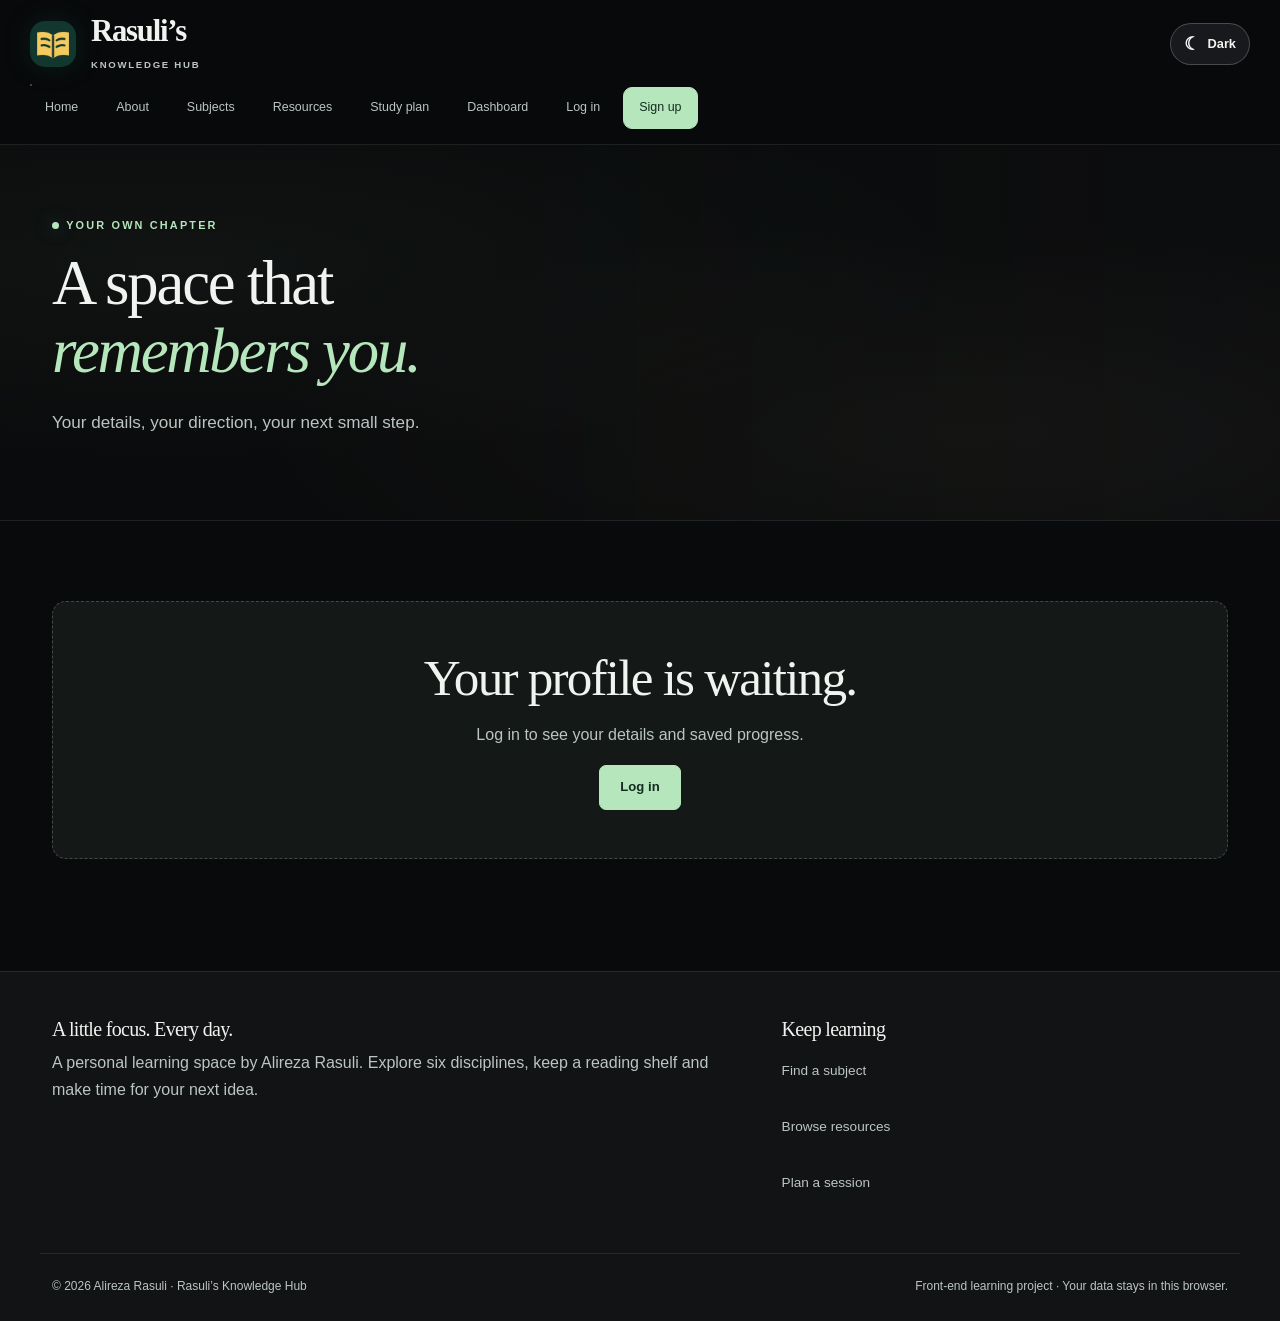
<file: profile.html>
<!doctype html>
<html lang="en">
  <head>
    <meta charset="utf-8">
    <meta name="viewport" content="width=device-width, initial-scale=1">
    <meta name="description" content="Your saved learning profile, interests and progress at Rasuli’s Knowledge Hub.">
    <title>Rasuli’s Knowledge Hub | Profile</title>
    <script src="js/theme.js?v=final-5"></script>
    <script src="js/tab-state.js?v=final-5"></script>
    <script src="js/navigation.js?v=final-5"></script>
    <link rel="icon" type="image/x-icon" href="images/favicon.ico">
    <meta name="theme-color" content="#090a0b">
    <meta name="color-scheme" content="dark light">
    <link rel="stylesheet" href="vendor/bootstrap.min.css">
    <link rel="stylesheet" href="css/style.css?v=final-5">
    <link rel="stylesheet" href="css/endterm.css?v=final-5">
    <link rel="stylesheet" href="css/midnight.css?v=final-5">
    <link rel="stylesheet" href="css/motion.css?v=final-5">
    <link rel="stylesheet" href="css/cinematic.css?v=final-5">
    <link rel="stylesheet" href="css/final.css?v=final-5">
    <link rel="stylesheet" href="css/navigation.css?v=final-5">
  </head>
  <body data-page="profile">
    <a class="skip-link" href="#main-content">Skip to main content</a>
    <header class="site-header flat-header">
      <nav class="site-nav flat-nav" aria-label="Main navigation">
        <div class="container">
          <div class="brand-row">
            <a class="navbar-brand" href="index.html">
              <span class="brand-mark" aria-hidden="true"></span>
              <span class="brand-copy">Rasuli’s<span>KNOWLEDGE HUB</span>
              </span>
            </a>
            <div class="nav-tools">
              <a class="member-link" href="profile.html" data-member-only hidden>
                <span class="member-dot" aria-hidden="true"></span>
                <span data-user-first-name>My profile</span>
              </a>
              <button class="theme-toggle" type="button" data-theme-toggle aria-pressed="true" aria-label="Switch to light mode">
                <span data-theme-icon aria-hidden="true">☾</span>
                <span data-theme-label>Dark</span>
              </button>
              <button class="flat-signout" type="button" data-logout data-member-only hidden>Log out</button>
            </div>
          </div>
          <ul class="page-nav" id="mainNav">
            <li>
              <a class="page-nav-link" href="index.html">Home</a>
            </li>
            <li>
              <a class="page-nav-link" href="about.html">About</a>
            </li>
            <li>
              <a class="page-nav-link" href="subjects.html">Subjects</a>
            </li>
            <li>
              <a class="page-nav-link" href="resources.html">Resources</a>
            </li>
            <li>
              <a class="page-nav-link" href="study-plan.html">Study plan</a>
            </li>
            <li>
              <a class="page-nav-link" href="dashboard.html">Dashboard</a>
            </li>
            <li data-member-only hidden>
              <a class="page-nav-link" href="profile.html" aria-current="page">Profile</a>
            </li>
            <li data-admin-only hidden>
              <a class="page-nav-link" href="administrator.html">Administrator</a>
            </li>
            <li data-guest-only>
              <a class="page-nav-link" href="login.html">Log in</a>
            </li>
            <li data-guest-only>
              <a class="page-nav-link page-nav-signup" href="contact.html">Sign up</a>
            </li>
          </ul>
        </div>
      </nav>
    </header>
    <div class="storage-warning" id="storage-warning" role="status" hidden>
      <div class="container" data-storage-message></div>
    </div>
    <noscript>
      <p class="storage-warning">Enable JavaScript to use accounts, saved resources and interactive features.</p>
    </noscript>
    <main class="page-shell" id="main-content">
      <section class="page-hero">
        <div class="container">
          <p class="eyebrow" id="profile-kicker">YOUR OWN CHAPTER</p>
          <h1 id="profile-title">A space that<br>
            <em>remembers you.</em>
          </h1>
          <p id="profile-intro">Your details, your direction, your next small step.</p>
        </div>
      </section>
      <section class="section-pad" id="profile-guest">
        <div class="container">
          <div class="empty-state">
            <h2>Your profile is waiting.</h2>
            <p>Log in to see your details and saved progress.</p>
            <a class="btn btn-mint" href="login.html">Log in</a>
          </div>
        </div>
      </section>
      <div id="profile-content" hidden>
        <section class="section-pad-sm">
          <div class="container">
            <p id="profile-welcome" class="status-success profile-welcome" role="status" hidden></p>
            <div class="profile-layout">
              <aside class="profile-card">
                <span class="profile-avatar" id="profile-initials" aria-hidden="true"></span>
                <p class="eyebrow" id="profile-role"></p>
                <h2 id="profile-name"></h2>
                <p id="profile-email" class="muted-text"></p>
                <dl class="profile-facts">
                  <div>
                    <dt id="profile-interest-label">Main interest</dt>
                    <dd id="profile-interest"></dd>
                  </div>
                  <div>
                    <dt id="profile-count-label">Saved resources</dt>
                    <dd id="profile-bookmarks">0</dd>
                  </div>
                  <div>
                    <dt id="profile-secondary-label">Study time planned</dt>
                    <dd id="profile-minutes">0 min</dd>
                  </div>
                </dl>
                <a class="btn btn-outline-mint" href="dashboard.html" id="profile-dashboard-link">Open my dashboard →</a>
              </aside>
              <div class="profile-editor">
                <p class="eyebrow">MAKE IT YOURS</p>
                <h2 id="profile-editor-title">Your learning profile</h2>
                <p class="muted-text" id="profile-editor-intro">Update your details and set one goal worth coming back to.</p>
                <form id="profile-form" novalidate>
                  <div class="row g-3">
                    <div class="col-12 col-md-6">
                      <label for="profile-full-name">Full name</label>
                      <input class="form-control" id="profile-full-name" name="fullName" required minlength="2" maxlength="50" autocomplete="name">
                    </div>
                    <div class="col-12 col-md-6">
                      <label for="profile-email-input">Email address</label>
                      <input class="form-control" id="profile-email-input" name="email" type="email" required maxlength="120" autocomplete="email">
                    </div>
                    <div class="col-12">
                      <label for="profile-field" id="profile-field-label">Main interest</label>
                      <select class="form-select" id="profile-field" name="field" required>
                        <option value="">Choose your interest</option>
                        <option value="technology">Technology &amp; mathematics</option>
                        <option value="social-science">Social sciences</option>
                        <option value="health">Health &amp; research</option>
                      </select>
                    </div>
                    <div class="col-12">
                      <label for="profile-goal-input"><span id="profile-goal-label">Learning goal</span> <span class="field-hint">(optional)</span>
                      </label>
                      <textarea class="form-control" id="profile-goal-input" name="goal" rows="3" maxlength="240" placeholder="For example: build and explain my first JavaScript project."></textarea>
                      <p class="field-hint">Up to 240 characters. One clear goal is enough.</p>
                    </div>
                  </div>
                  <button class="btn btn-mint mt-3" type="submit">Save profile <span aria-hidden="true">↗</span>
                  </button>
                  <p class="form-status" role="status" aria-live="polite"></p>
                </form>
              </div>
            </div>
          </div>
        </section>
        <section class="section-pad-sm" id="staff-permissions" hidden>
          <div class="container">
            <p class="eyebrow">YOUR RESPONSIBILITIES</p><h2>Administrator workspace</h2>
            <div class="library-guides admin-actions">
              <article class="surface-card"><span class="guide-number" aria-hidden="true">01</span><h3>Collection editor</h3><p>Create, edit and remove library resources. Keep subjects, links and reading times useful.</p><a href="administrator.html#resource-editor" class="text-link">Open collection tools →</a></article>
              <article class="surface-card"><span class="guide-number" aria-hidden="true">02</span><h3>Member coordinator</h3><p>Add member accounts and view the member directory. New accounts always receive the member role.</p><a href="administrator.html#add-member" class="text-link">Open member tools →</a></article>
            </div>
          </div>
        </section>
        <section class="section-pad-sm">
          <div class="container">
            <div class="privacy-card">
              <h2 class="h4">Your browser, your workspace.</h2>
              <p>Profile details, library records, your reading shelf and study sessions stay after a reload or a new visit. They are kept in this browser’s local database and saved JSON data. Clearing this website’s browser data removes both copies. They are not uploaded to a server or shared with another device.</p>
              <p class="demo-note">Front-end demo: use a unique practice password, never a real password. Accounts and progress are saved only in this browser.</p>
            </div>
          </div>
        </section>
      </div>
    </main>
    <footer class="site-footer">
      <div class="container footer-grid">
        <div>
          <h2 class="h4">A little focus. Every day.</h2>
          <p>A personal learning space by Alireza Rasuli. Explore six disciplines, keep a reading shelf and make time for your next idea.</p>
        </div>
        <div>
          <h2 class="h5">Keep learning</h2>
          <div class="footer-links">
            <a href="subjects.html">Find a subject</a>
            <a href="resources.html">Browse resources</a>
            <a href="study-plan.html">Plan a session</a>
          </div>
        </div>
      </div>
      <div class="container footer-bottom">
        <p>© 2026 Alireza Rasuli · Rasuli’s Knowledge Hub</p>
        <p>Front-end learning project · Your data stays in this browser.</p>
      </div>
    </footer>
    <div class="toast-message" id="toast-message" role="status" aria-live="polite"></div>
    <button class="back-top" data-back-top type="button" aria-label="Back to top" hidden>↑</button>
    <script defer src="vendor/jquery.min.js"></script>
    <script defer src="js/photos.js?v=final-5"></script>
    <script defer src="js/data.js?v=final-5"></script>
    <script defer src="js/database.js?v=final-5"></script>
    <script defer src="js/store.js?v=final-5"></script>
    <script defer src="js/common.js?v=final-5"></script>
    <script defer src="js/profile.js?v=final-5"></script>
    <script defer src="js/table-model.js?v=final-5"></script>
    <script defer src="js/tables.js?v=final-5"></script>
    <script defer src="js/midnight.js?v=final-5"></script>
    <script defer src="js/motion.js?v=final-5"></script>
    <script defer src="js/cinematic.js?v=final-5"></script>
  </body>
</html>
</file>
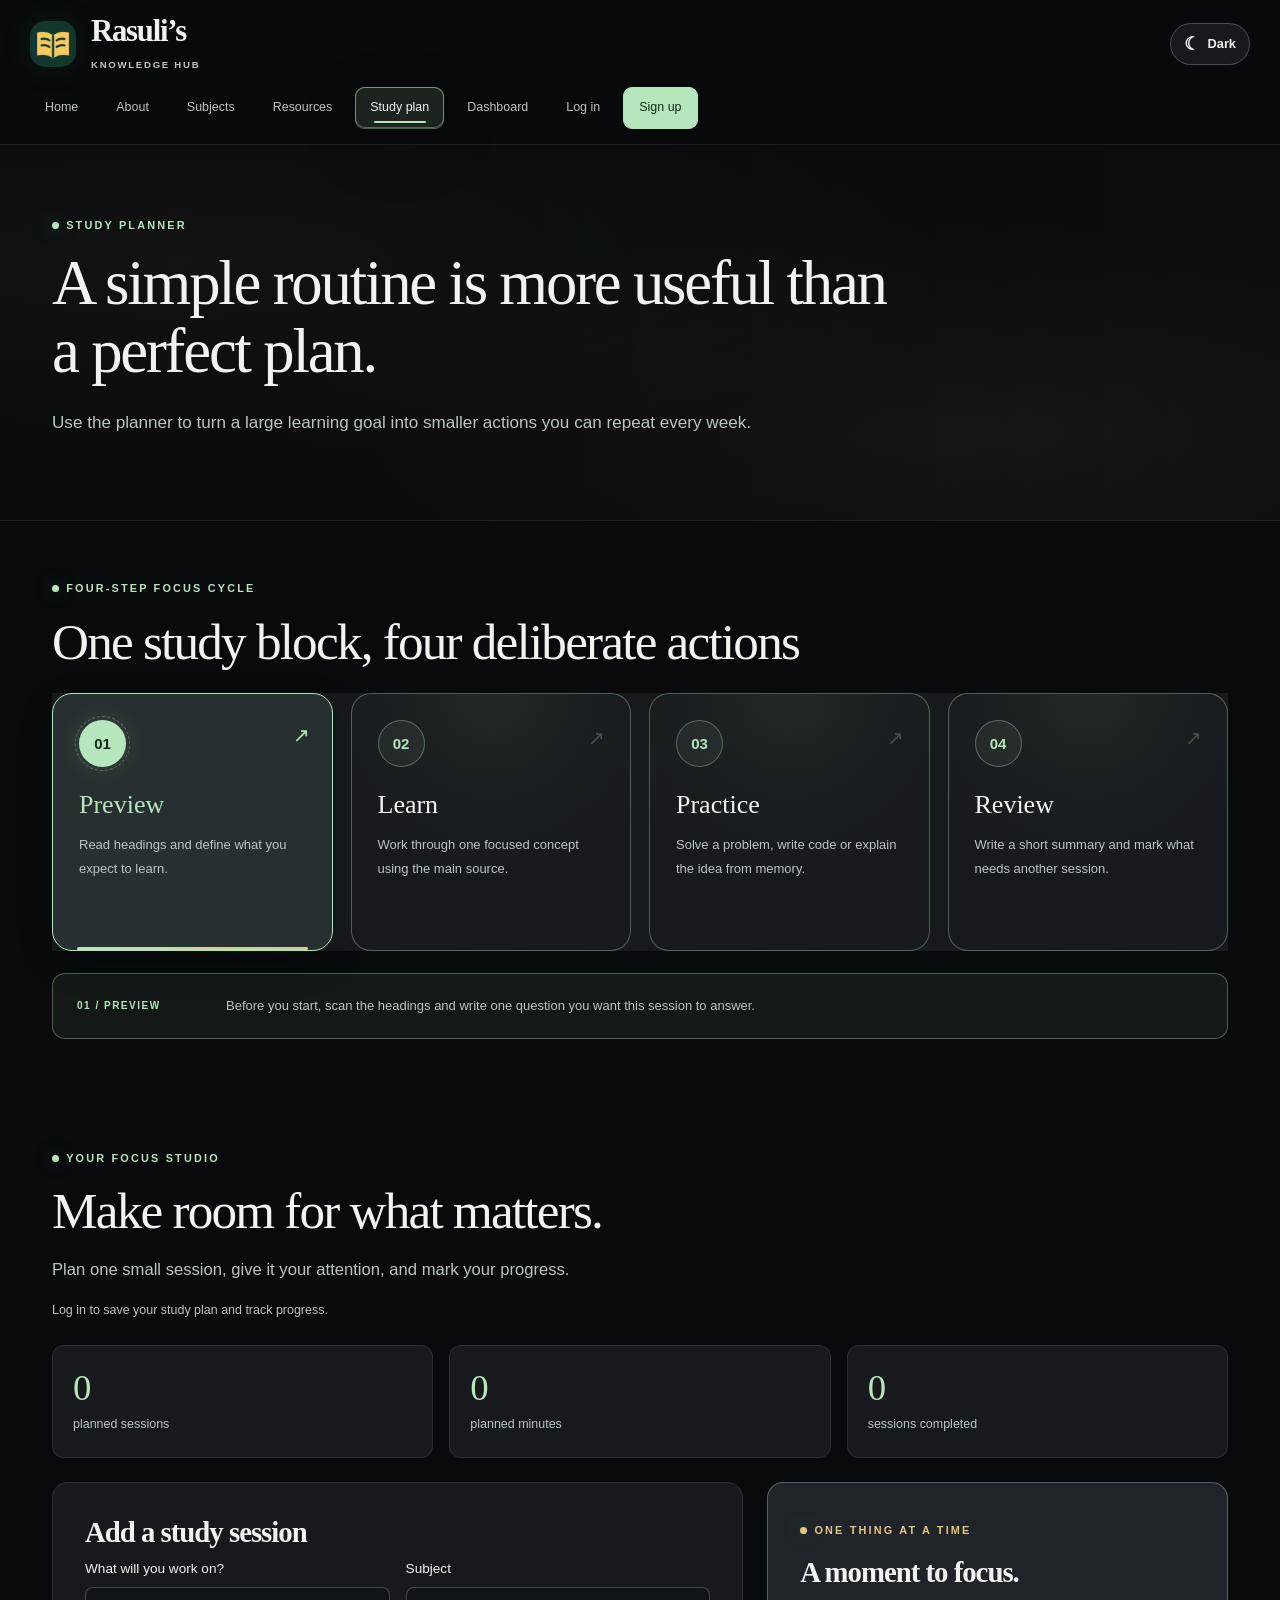
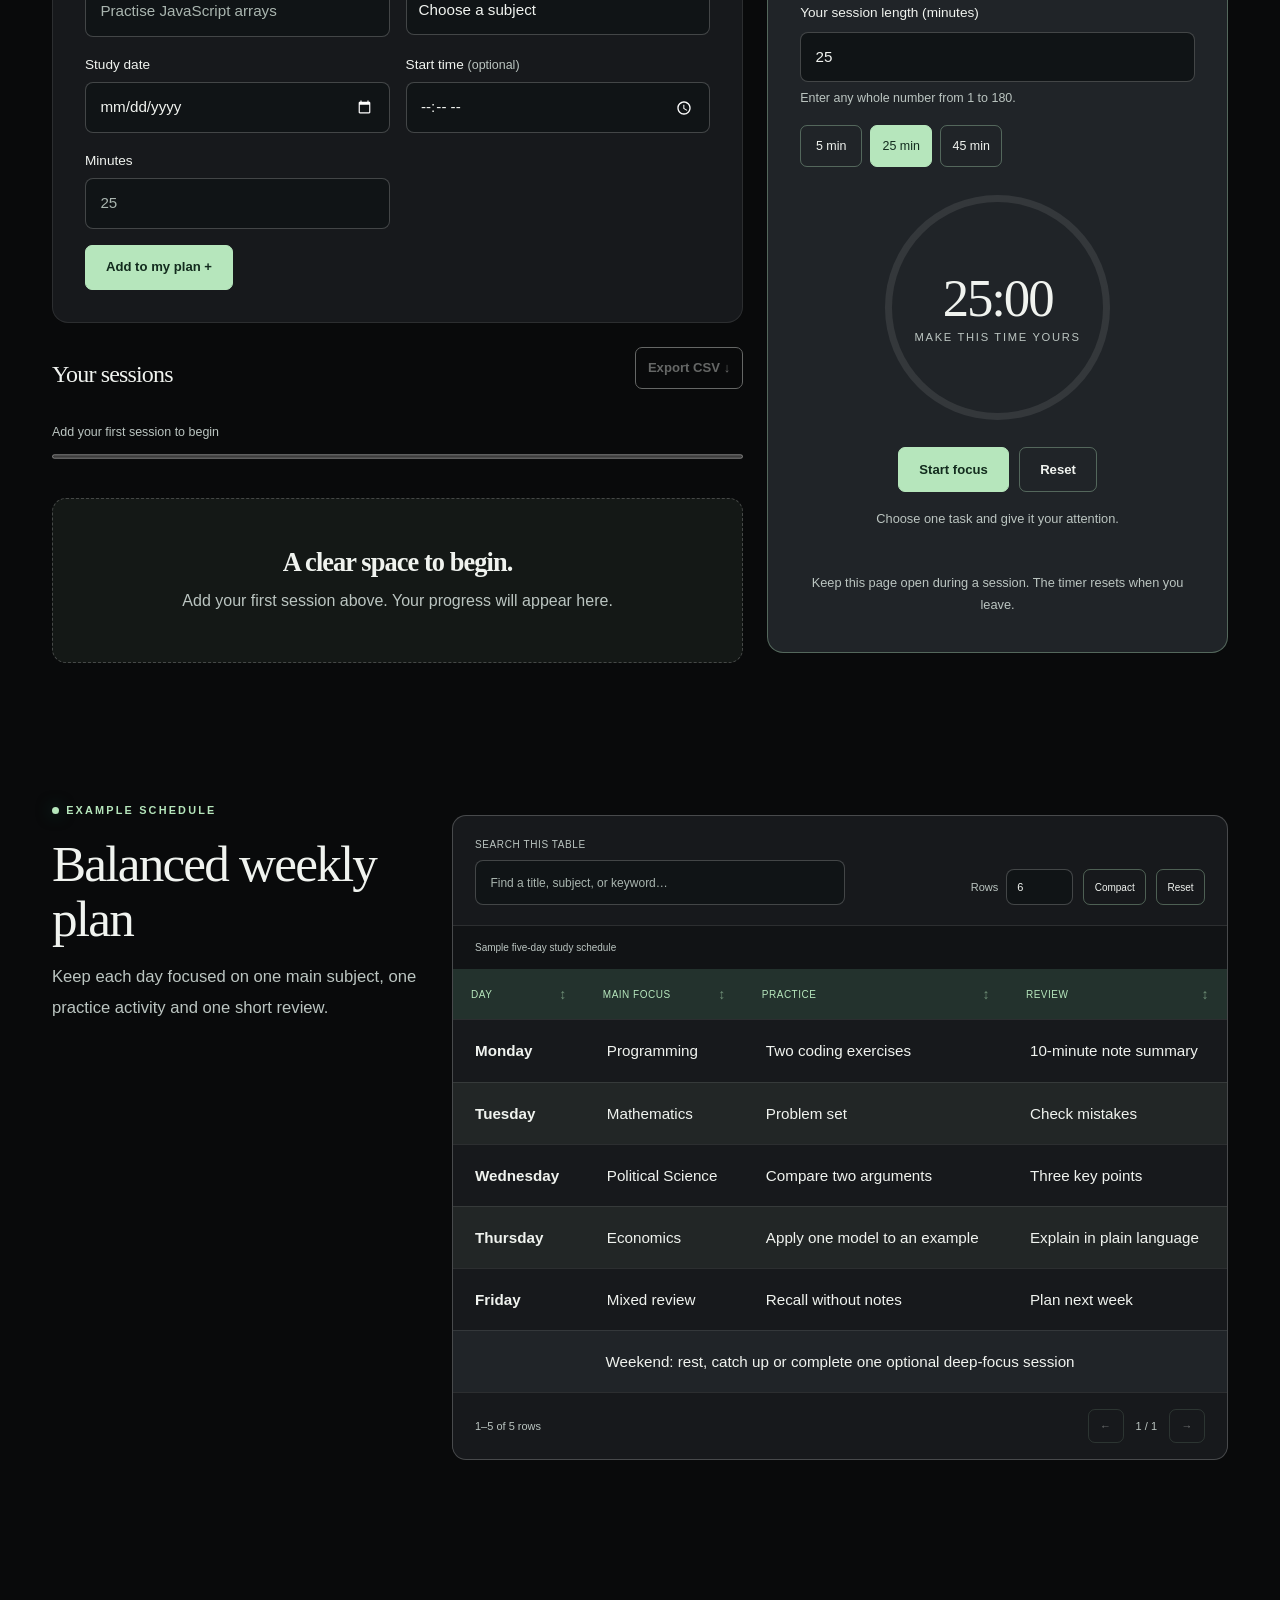
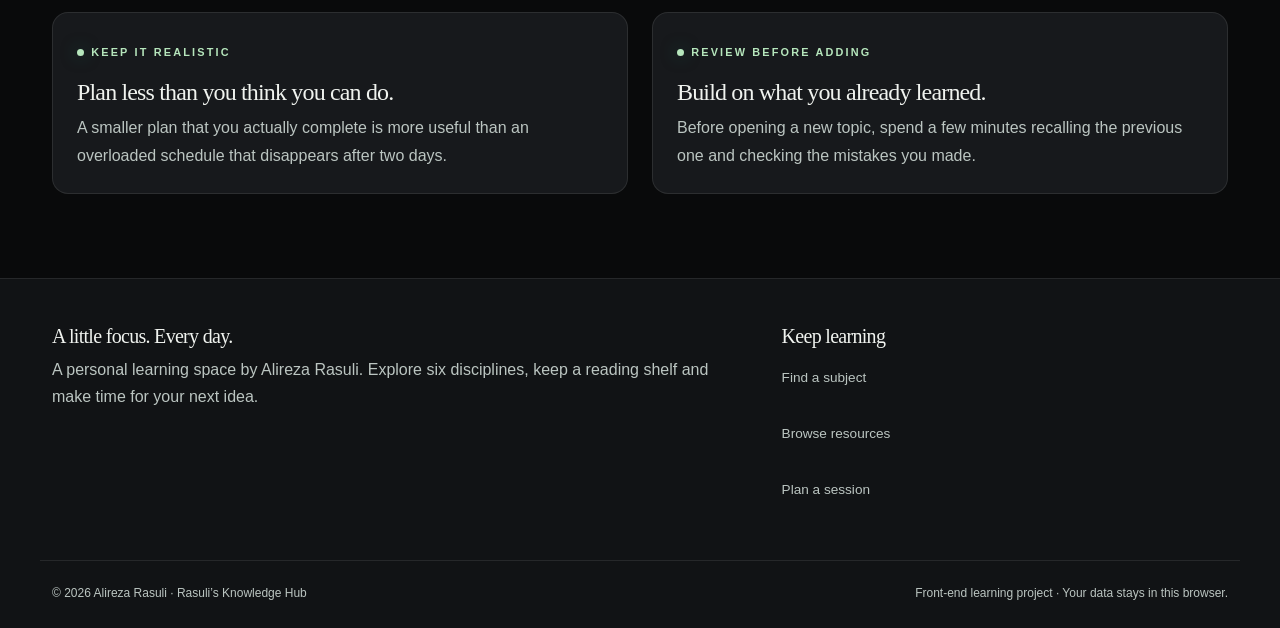
<file: study-plan.html>
<!doctype html>
<html lang="en">
  <head>
    <meta charset="utf-8">
    <meta content="width=device-width, initial-scale=1.0" name="viewport">
    <meta content="Use a simple study system and weekly schedule in Rasuli's Knowledge Hub." name="description">
    <title>Rasuli's Knowledge Hub | Study Plan</title>
    <script src="js/theme.js?v=final-5"></script>
    <script src="js/tab-state.js?v=final-5"></script>
    <script src="js/navigation.js?v=final-5"></script>
    <link href="vendor/bootstrap.min.css" rel="stylesheet">
    <link href="css/style.css?v=final-5" rel="stylesheet">
    <link id="hub-favicon" rel="icon" type="image/x-icon" href="images/favicon.ico">
    <link href="css/endterm.css?v=final-5" rel="stylesheet">
    <meta name="theme-color" content="#090a0b">
    <meta name="color-scheme" content="dark light">
    <link rel="preconnect" href="https://images.pexels.com">
    <link rel="preconnect" href="https://images.unsplash.com">
    <link rel="stylesheet" href="css/midnight.css?v=final-5">
    <link rel="stylesheet" href="css/motion.css?v=final-5">
    <link rel="stylesheet" href="css/cinematic.css?v=final-5">
    <link rel="stylesheet" href="css/final.css?v=final-5">
    <link rel="stylesheet" href="css/navigation.css?v=final-5">
  </head>
  <body data-page="study-plan">
    <a class="skip-link" href="#main-content">Skip to main content</a>
    <header class="site-header flat-header">
      <nav class="site-nav flat-nav" aria-label="Main navigation">
        <div class="container">
          <div class="brand-row">
            <a class="navbar-brand" href="index.html">
              <span class="brand-mark" aria-hidden="true"></span>
              <span class="brand-copy">Rasuli’s<span>KNOWLEDGE HUB</span>
              </span>
            </a>
            <div class="nav-tools">
              <a class="member-link" href="profile.html" data-member-only hidden>
                <span class="member-dot" aria-hidden="true"></span>
                <span data-user-first-name>My profile</span>
              </a>
              <button class="theme-toggle" type="button" data-theme-toggle aria-pressed="true" aria-label="Switch to light mode">
                <span data-theme-icon aria-hidden="true">☾</span>
                <span data-theme-label>Dark</span>
              </button>
              <button class="flat-signout" type="button" data-logout data-member-only hidden>Log out</button>
            </div>
          </div>
          <ul class="page-nav" id="mainNav">
            <li>
              <a class="page-nav-link" href="index.html">Home</a>
            </li>
            <li>
              <a class="page-nav-link" href="about.html">About</a>
            </li>
            <li>
              <a class="page-nav-link" href="subjects.html">Subjects</a>
            </li>
            <li>
              <a class="page-nav-link" href="resources.html">Resources</a>
            </li>
            <li>
              <a class="page-nav-link" href="study-plan.html" aria-current="page">Study plan</a>
            </li>
            <li>
              <a class="page-nav-link" href="dashboard.html">Dashboard</a>
            </li>
            <li data-member-only hidden>
              <a class="page-nav-link" href="profile.html">Profile</a>
            </li>
            <li data-admin-only hidden>
              <a class="page-nav-link" href="administrator.html">Administrator</a>
            </li>
            <li data-guest-only>
              <a class="page-nav-link" href="login.html">Log in</a>
            </li>
            <li data-guest-only>
              <a class="page-nav-link page-nav-signup" href="contact.html">Sign up</a>
            </li>
          </ul>
        </div>
      </nav>
    </header>
    <div class="storage-warning" id="storage-warning" role="status" hidden>
      <div class="container" data-storage-message></div>
    </div>
    <noscript>
      <div class="storage-warning">
        Enable JavaScript to use accounts, filters and the planner. The original
        pages remain available below.
      </div>
    </noscript>
    <main class="page-shell" id="main-content">
      <section class="page-hero" style='
          --hero-image: url("https://images.pexels.com/photos/8199762/pexels-photo-8199762.jpeg?auto=compress&amp;cs=tinysrgb&amp;w=1400");
        '>
        <div class="container">
          <p class="eyebrow">Study planner</p>
          <h1>A simple routine is more useful than a perfect plan.</h1>
          <p>
            Use the planner to turn a large learning goal into smaller actions
            you can repeat every week.
          </p>
        </div>
      </section>
      <section class="section-pad-sm">
        <div class="container">
          <p class="eyebrow">Four-step focus cycle</p>
          <h2>One study block, four deliberate actions</h2>
          <div class="focus-board mt-4" role="group" aria-label="Choose a step in your study cycle">
            <button class="surface-card focus-step" type="button" data-focus-step="0" aria-pressed="true" aria-controls="focus-step-detail">
              <span class="focus-index" aria-hidden="true">01</span>
              <span class="focus-copy">
                <strong>Preview</strong>
                <span class="muted-text">Read headings and define what you expect to learn.</span>
              </span>
              <span class="focus-step-arrow" aria-hidden="true">↗</span>
            </button>
            <button class="surface-card focus-step" type="button" data-focus-step="1" aria-pressed="false" aria-controls="focus-step-detail">
              <span class="focus-index" aria-hidden="true">02</span>
              <span class="focus-copy">
                <strong>Learn</strong>
                <span class="muted-text">Work through one focused concept using the main source.</span>
              </span>
              <span class="focus-step-arrow" aria-hidden="true">↗</span>
            </button>
            <button class="surface-card focus-step" type="button" data-focus-step="2" aria-pressed="false" aria-controls="focus-step-detail">
              <span class="focus-index" aria-hidden="true">03</span>
              <span class="focus-copy">
                <strong>Practice</strong>
                <span class="muted-text">Solve a problem, write code or explain the idea from
                  memory.</span>
              </span>
              <span class="focus-step-arrow" aria-hidden="true">↗</span>
            </button>
            <button class="surface-card focus-step" type="button" data-focus-step="3" aria-pressed="false" aria-controls="focus-step-detail">
              <span class="focus-index" aria-hidden="true">04</span>
              <span class="focus-copy">
                <strong>Review</strong>
                <span class="muted-text">Write a short summary and mark what needs another
                  session.</span>
              </span>
              <span class="focus-step-arrow" aria-hidden="true">↗</span>
            </button>
          </div>
          <div class="focus-step-detail" id="focus-step-detail" aria-live="polite" aria-atomic="true">
            <span class="focus-detail-kicker">01 / PREVIEW</span>
            <p>
              Before you start, scan the headings and write one question you
              want this session to answer.
            </p>
          </div>
        </div>
      </section>
      <section class="section-pad-sm" id="my-planner">
        <div class="container">
          <p class="eyebrow">Your focus studio</p>
          <h2>Make room for what matters.</h2>
          <p class="section-lead">
            Plan one small session, give it your attention, and mark your
            progress.
          </p>
          <p class="field-hint" id="planner-owner"></p>
          <div class="plan-stats">
            <div class="plan-stat">
              <strong id="plan-count">0</strong>
              <span>planned sessions</span>
            </div>
            <div class="plan-stat">
              <strong id="plan-minutes">0</strong>
              <span>planned minutes</span>
            </div>
            <div class="plan-stat">
              <strong id="plan-completed">0</strong>
              <span>sessions completed</span>
            </div>
          </div>
          <div class="planner-layout">
            <div>
              <div class="planner-panel">
                <h3>Add a study session</h3>
                <form id="planner-form" novalidate="">
                  <div class="planner-grid">
                    <div class="form-field">
                      <label for="taskTitle">What will you work on?</label>
                      <input class="form-control" id="taskTitle" maxlength="80" name="taskTitle" placeholder="Practise JavaScript arrays" required="" type="text">
                    </div>
                    <div class="form-field">
                      <label for="taskSubject">Subject</label>
                      <select class="form-select" id="taskSubject" name="taskSubject">
                        <option value="">Choose a subject</option>
                        <option>Programming</option>
                        <option>Mathematics</option>
                        <option>Political Science</option>
                        <option>Economics</option>
                        <option>Medicine</option>
                        <option>Research Skills</option>
                      </select>
                    </div>
                    <div class="form-field">
                      <label for="taskDate">Study date</label>
                      <input class="form-control" id="taskDate" name="taskDate" required="" type="date">
                    </div>
                    <div class="form-field">
                      <label for="taskTime">Start time <span class="field-hint">(optional)</span></label>
                      <input class="form-control" id="taskTime" name="taskTime" type="time">
                    </div>
                    <div class="form-field">
                      <label for="taskMinutes">Minutes</label>
                      <input class="form-control" id="taskMinutes" max="180" min="5" name="taskMinutes" placeholder="25" required="" step="1" type="number">
                    </div>
                  </div>
                  <button class="btn btn-mint mt-3" type="submit">
                    Add to my plan +
                  </button>
                  <div aria-live="polite" class="form-status" role="status"></div>
                </form>
              </div>
              <div class="section-heading-row mt-4">
                <h3 class="h4 mb-0">Your sessions</h3>
                <button class="btn btn-outline-mint btn-sm" disabled id="export-plan" type="button">
                  Export CSV ↓
                </button>
              </div>
              <span class="field-hint" id="plan-progress-label"></span>
              <progress aria-label="Completed planned minutes" id="plan-progress" max="100" value="0"></progress>
              <ul class="task-list" id="task-list"></ul>
              <div class="empty-state" id="plan-empty">
                <h3>A clear space to begin.</h3>
                <p class="mb-0">
                  Add your first session above. Your progress will appear here.
                </p>
              </div>
            </div>
            <aside class="focus-panel">
              <p class="eyebrow">One thing at a time</p>
              <h3>A moment to focus.</h3>
              <label class="form-label" for="focus-duration">Your session length (minutes)</label>
              <input class="form-control" id="focus-duration" type="number" min="1" max="180" step="1" value="25" required aria-describedby="duration-hint duration-error">
              <p class="field-hint" id="duration-hint">Enter any whole number from 1 to 180.</p>
              <p class="field-error" id="duration-error" aria-live="polite"></p>
              <div class="duration-presets" aria-label="Quick session lengths">
                <button type="button" class="icon-button" data-duration="5">5 min</button>
                <button type="button" class="icon-button" data-duration="25">25 min</button>
                <button type="button" class="icon-button" data-duration="45">45 min</button>
              </div>
              <div class="timer-ring" id="timer-ring">
                <div class="timer-face">
                  <strong aria-label="Time remaining" id="timer-display" role="timer">25:00</strong>
                  <span>make this time yours</span>
                </div>
              </div>
              <div class="timer-actions">
                <button class="btn btn-mint" id="timer-start" type="button">
                  Start focus</button>
                <button class="btn btn-outline-mint" id="timer-reset" type="button">
                  Reset
                </button>
              </div>
              <p class="timer-note" id="timer-note" role="status">
                Choose one task and give it your attention.
              </p>
              <p class="timer-note">
                Keep this page open during a session. The timer resets when you
                leave.
              </p>
            </aside>
          </div>
        </div>
      </section>
      <section class="section-pad">
        <div class="container">
          <div class="row g-4 align-items-start">
            <div class="col-12 col-lg-4">
              <p class="eyebrow">Example schedule</p>
              <h2>Balanced weekly plan</h2>
              <p class="section-lead">
                Keep each day focused on one main subject, one practice activity
                and one short review.
              </p>
            </div>
            <div class="col-12 col-lg-8">
              <div class="table-frame">
                <table class="knowledge-table">
                  <caption>
                    Sample five-day study schedule
                  </caption>
                  <thead>
                    <tr>
                      <th scope="col">Day</th>
                      <th scope="col">Main focus</th>
                      <th scope="col">Practice</th>
                      <th scope="col">Review</th>
                    </tr>
                  </thead>
                  <tbody>
                    <tr>
                      <th scope="row">Monday</th>
                      <td>Programming</td>
                      <td>Two coding exercises</td>
                      <td>10-minute note summary</td>
                    </tr>
                    <tr>
                      <th scope="row">Tuesday</th>
                      <td>Mathematics</td>
                      <td>Problem set</td>
                      <td>Check mistakes</td>
                    </tr>
                    <tr>
                      <th scope="row">Wednesday</th>
                      <td>Political Science</td>
                      <td>Compare two arguments</td>
                      <td>Three key points</td>
                    </tr>
                    <tr>
                      <th scope="row">Thursday</th>
                      <td>Economics</td>
                      <td>Apply one model to an example</td>
                      <td>Explain in plain language</td>
                    </tr>
                    <tr>
                      <th scope="row">Friday</th>
                      <td>Mixed review</td>
                      <td>Recall without notes</td>
                      <td>Plan next week</td>
                    </tr>
                  </tbody>
                  <tfoot>
                    <tr>
                      <td colspan="4">
                        Weekend: rest, catch up or complete one optional
                        deep-focus session
                      </td>
                    </tr>
                  </tfoot>
                </table>
              </div>
            </div>
          </div>
        </div>
      </section>
      <section class="section-pad-sm">
        <div class="container">
          <div class="row g-4">
            <div class="col-12 col-md-6">
              <article class="surface-card p-4 h-100">
                <p class="eyebrow">Keep it realistic</p>
                <h2 class="h4">Plan less than you think you can do.</h2>
                <p class="muted-text mb-0">
                  A smaller plan that you actually complete is more useful than
                  an overloaded schedule that disappears after two days.
                </p>
              </article>
            </div>
            <div class="col-12 col-md-6">
              <article class="surface-card p-4 h-100">
                <p class="eyebrow">Review before adding</p>
                <h2 class="h4">Build on what you already learned.</h2>
                <p class="muted-text mb-0">
                  Before opening a new topic, spend a few minutes recalling the
                  previous one and checking the mistakes you made.
                </p>
              </article>
            </div>
          </div>
        </div>
      </section>
    </main>
    <footer class="site-footer">
      <div class="container footer-grid">
        <div>
          <h2 class="h4">A little focus. Every day.</h2>
          <p>A personal learning space by Alireza Rasuli. Explore six disciplines, keep a reading shelf and make time for your next idea.</p>
        </div>
        <div>
          <h2 class="h5">Keep learning</h2>
          <div class="footer-links">
            <a href="subjects.html">Find a subject</a>
            <a href="resources.html">Browse resources</a>
            <a href="study-plan.html">Plan a session</a>
          </div>
        </div>
      </div>
      <div class="container footer-bottom">
        <p>© 2026 Alireza Rasuli · Rasuli’s Knowledge Hub</p>
        <p>Front-end learning project · Your data stays in this browser.</p>
      </div>
    </footer>
    <div aria-live="polite" class="toast-message" id="toast-message" role="status"></div>
    <button aria-label="Back to top" class="back-top" data-back-top="" hidden="" type="button">
      ↑
    </button>
    <script defer src="vendor/jquery.min.js"></script>
    <script defer src="js/photos.js?v=final-5"></script>
    <script defer src="js/data.js?v=final-5"></script>
    <script defer src="js/database.js?v=final-5"></script>
    <script defer src="js/store.js?v=final-5"></script>
    <script defer src="js/common.js?v=final-5"></script>
    <script defer src="js/planner.js?v=final-5"></script>
    <script defer src="js/table-model.js?v=final-5"></script>
    <script defer src="js/tables.js?v=final-5"></script>
    <script defer src="js/midnight.js?v=final-5"></script>
    <script defer src="js/motion.js?v=final-5"></script>
    <script defer src="js/cinematic.js?v=final-5"></script>
  </body>
</html>
</file>
<file: css/style.css>
/* Foundation: typography, semantic page layouts, responsive grids and component structure. */

:root {
  --bg-main: #d9ddce;
  --bg-secondary: #d1dece;
  --surface: #e9e1cd;
  --surface-light: #d1dece;
  --surface-hover: #c3dacb;
  --text-main: #26352f;
  --text-soft: #45645a;
  --text-muted: #526b60;
  --mint: #176b5b;
  --mint-bright: #0f5044;
  --mint-dark: #0f5044;
  --mint-soft: rgba(23, 107, 91, 0.11);
  --border: rgba(103, 135, 122, 0.16);
  --border-strong: rgba(103, 135, 122, 0.28);
  --shadow: 0 20px 55px rgba(0, 0, 0, 0.2);
  --radius-small: 10px;
  --radius-medium: 16px;
  --radius-large: 24px;
  --container-width: 1200px;
}

* {
  box-sizing: border-box;
}

html {
  scroll-behavior: smooth;
}

body {
  margin: 0px;
  min-height: 100vh;
  background: radial-gradient(
      circle at 90% 5%,

      rgba(23, 107, 91, 0.055),
      transparent 30rem
    ),
    var(--bg-main);
  color: var(--text-main);
  font-family: "Trebuchet MS", Arial, sans-serif;
  font-size: 16px;
  line-height: 1.7;
  overflow-x: hidden;
}

img {
  display: block;
  max-width: 100%;
}

a {
  color: inherit;
}

button,
input,
textarea,
select {
  font: inherit;
}

h1,
h2,
h3,
h4,
h5,
h6,
.navbar-brand {
  font-family: Georgia, "Times New Roman", serif;
  color: var(--text-main);
}

h1,
h2,
h3 {
  letter-spacing: -0.035em;
}

h1 {
  margin-bottom: 1.3rem;
  font-size: clamp(2.7rem, 6vw, 5.3rem);
  font-weight: 700;
  line-height: 1;
}

h2 {
  margin-bottom: 1rem;
  font-size: clamp(2rem, 4vw, 3.25rem);
  font-weight: 700;
  line-height: 1.08;
}

h3 {
  font-weight: 650;
}

p {
  margin-top: 0px;
}

::selection {
  background: var(--mint);
  color: rgb(255, 255, 255);
}

.eyebrow {
  display: inline-flex;
  align-items: center;
  gap: 0.45rem;
  margin-bottom: 1rem;
  color: var(--mint);
  font-size: 0.76rem;
  font-weight: 800;
  letter-spacing: 0.12em;
  text-transform: uppercase;
}

.eyebrow::before {
  content: "";
  width: 7px;
  height: 7px;
  background: var(--mint);
  border-radius: 50%;
  box-shadow: rgba(23, 107, 91, 0.65) 0px 0px 16px;
}

.section-lead {
  max-width: 680px;
  color: var(--text-soft);
  font-size: 1.04rem;
  line-height: 1.85;
}

.muted-text {
  color: var(--text-soft);
}

.container {
  width: min(100% - 2rem, var(--container-width));
}

.page-shell {
  min-height: 70vh;
}

.section-pad {
  padding: 6rem 0px;
}

.section-pad-sm {
  padding: 4.5rem 0px;
}

.page-hero {
  padding: 7rem 0px 4rem;
}

.page-hero h1 {
  max-width: 920px;
  font-size: clamp(3rem, 6vw, 5.2rem);
}

.page-hero > .container > p:last-child {
  max-width: 720px;
  color: var(--text-soft);
  font-size: 1.07rem;
  line-height: 1.9;
}

.skip-link {
  position: absolute;
  top: -100px;
  left: 1rem;
  z-index: 9999;
  padding: 0.75rem 1rem;
  background: var(--mint);
  color: rgb(255, 255, 255);
  border-radius: 8px;
  font-weight: 800;
  text-decoration: none;
}

.skip-link:focus {
  top: 1rem;
}

.site-header {
  position: sticky;
  top: 0px;
  z-index: 1000;
  background: rgba(5, 18, 31, 0.94);
  border-bottom: 1px solid var(--border);
  backdrop-filter: blur(18px);
}

.site-nav {
  min-height: 76px;
}

.navbar-brand {
  display: flex;
  align-items: center;
  gap: 0.7rem;
  font-size: 1.15rem;
  font-weight: 700;
  letter-spacing: -0.025em;
  color: var(--text-main) !important;
}

.brand-mark {
  display: inline-grid;
  place-items: center;
  width: 38px;
  height: 38px;
  flex-shrink: 0;
  background: linear-gradient(135deg, rgb(244, 201, 93), rgb(244, 201, 93));
  color: rgb(255, 255, 255);
  border-radius: 50%;
  font-family: Georgia, "Times New Roman", serif;
  font-size: 0.8rem;
  font-weight: 800;
  box-shadow: rgba(23, 107, 91, 0.2) 0px 0px 28px;
}

.btn {
  padding: 0.82rem 1.3rem;
  border-radius: 11px;
  font-weight: 800;
  transition: transform 0.2s, box-shadow 0.2s, background-color 0.2s, border-color 0.2s;
}

.btn:hover {
  transform: translateY(-3px);
}

.btn-mint {
  background: linear-gradient(135deg, rgb(23, 107, 91), rgb(23, 107, 91));
  color: rgb(255, 255, 255);
  border: 1px solid var(--mint);
}

.btn-mint:hover {
  color: rgb(255, 255, 255);
  background: linear-gradient(135deg, rgb(15, 80, 68), rgb(15, 80, 68));
  box-shadow: rgba(23, 107, 91, 0.18) 0px 12px 28px;
}

.btn-outline-mint {
  background: transparent;
  color: var(--mint);
  border: 1px solid rgba(23, 107, 91, 0.55);
}

.btn-outline-mint:hover {
  background: var(--mint-soft);
  color: var(--mint-bright);
  border-color: var(--mint);
  box-shadow: rgba(23, 107, 91, 0.08) 0px 12px 28px;
}

.surface-card,
.resource-card {
  background: linear-gradient(145deg, rgb(233, 225, 205), rgb(209, 222, 206));
  border: 1px solid var(--border);
  border-radius: var(--radius-medium);
  box-shadow: var(--shadow);
  transition: transform 0.25s, border-color 0.25s;
}

.surface-card:hover,
.resource-card:hover {
  transform: translateY(-5px);
  border-color: rgba(23, 107, 91, 0.32);
}

.feature-number {
  display: grid;
  place-items: center;
  width: 46px;
  height: 46px;
  margin-bottom: 1.2rem;
  background: var(--mint-soft);
  color: var(--mint);
  border: 1px solid rgba(23, 107, 91, 0.3);
  border-radius: 14px;
  font-family: Georgia, "Times New Roman", serif;
  font-weight: 800;
}

.hero-section {
  padding: 7rem 0px 5rem;
}

.hero-section h1 {
  max-width: 680px;
}

.hero-copy {
  max-width: 620px;
  color: var(--text-soft);
  font-size: 1.08rem;
  line-height: 1.9;
}

.hero-actions {
  display: flex;
  flex-wrap: wrap;
  gap: 0.9rem;
  margin-top: 2rem;
}

.image-panel {
  overflow: hidden;
  border: 1px solid var(--border);
  border-radius: var(--radius-large);
  box-shadow: var(--shadow);
}

.image-panel img {
  width: 100%;
  min-height: 340px;
  object-fit: cover;
  transition: transform 0.45s;
}

.image-panel:hover img {
  transform: scale(1.04);
}

.mini-list {
  display: grid;
  gap: 0.9rem;
  padding: 0px;
  margin: 1.6rem 0px 0px;
  list-style: none;
}

.mini-list li {
  position: relative;
  padding: 1rem 1rem 1rem 2.9rem;
  background: rgba(244, 201, 93, 0.024);
  border: 1px solid var(--border);
  border-radius: 12px;
  color: var(--text-soft);
}

.mini-list li::before {
  content: "✓";
  position: absolute;
  top: 1rem;
  left: 1rem;
  display: grid;
  place-items: center;
  width: 24px;
  height: 24px;
  background: var(--mint-soft);
  color: var(--mint);
  border-radius: 50%;
  font-size: 0.75rem;
  font-weight: 900;
}

.mini-list strong {
  color: var(--text-main);
}

.founder-figure {
  margin: 0px;
  overflow: hidden;
  background: var(--surface);
  border: 1px solid var(--border);
  border-radius: var(--radius-large);
}

.founder-figure img {
  width: 100%;
  max-height: 520px;
  object-fit: cover;
}

.founder-figure figcaption {
  padding: 1rem 1.2rem;
  color: var(--text-soft);
  font-size: 0.88rem;
}

.quote-panel {
  margin: 0px;
  padding: 2rem;
  background: linear-gradient(145deg, rgba(23, 107, 91, 0.1), rgba(244, 201, 93, 0.02));
  border-left: 4px solid var(--mint);
  border-radius: 0px 16px 16px 0px;
  color: var(--text-main);
  font-family: Georgia, "Times New Roman", serif;
  font-size: clamp(1.5rem, 3vw, 2.25rem);
  font-weight: 600;
  line-height: 1.35;
}

.quote-source {
  margin-top: 1rem;
  color: var(--text-soft);
}

.manual-pathways {
  padding: 2rem 0px 5rem;
}

.manual-shell {
  width: min(100% - 2rem, var(--container-width));
  margin-inline: auto;
}

.manual-heading {
  max-width: 700px;
  margin-bottom: 2rem;
}

.manual-heading p {
  color: var(--text-soft);
}

.pathway-grid {
  display: grid;
  grid-template-columns: 1fr;
  gap: 1rem;
}

.pathway-card {
  padding: 1.4rem;
  background: linear-gradient(145deg, var(--surface), #d1dece);
  border: 1px solid var(--border);
  border-radius: var(--radius-medium);
  transition: transform 0.25s, border-color 0.25s;
}

.pathway-card:hover {
  transform: translateY(-6px);
  border-color: rgba(23, 107, 91, 0.45);
}

.pathway-icon {
  display: grid;
  place-items: center;
  width: 42px;
  height: 42px;
  margin-bottom: 1rem;
  background: var(--mint-soft);
  color: var(--mint);
  border-radius: 12px;
  font-family: Georgia, "Times New Roman", serif;
  font-weight: 800;
}

.pathway-card h3 {
  margin-bottom: 0.6rem;
  font-size: 1.4rem;
}

.pathway-card p {
  color: var(--text-soft);
}

.pathway-meta {
  display: flex;
  flex-wrap: wrap;
  gap: 0.5rem;
}

.pathway-meta span {
  padding: 0.35rem 0.65rem;
  background: rgba(244, 201, 93, 0.04);
  color: var(--text-soft);
  border: 1px solid var(--border);
  border-radius: 100px;
  font-size: 0.72rem;
  font-weight: 700;
}

.layout-explainer {
  display: grid;
  grid-template-columns: repeat(auto-fit, minmax(220px, 1fr));
  gap: 1rem;
}

.layout-explainer .surface-card {
  padding: 1.5rem;
}

.tool-tag {
  display: inline-block;
  margin-bottom: 0.9rem;
  color: var(--mint);
  font-size: 0.72rem;
  font-weight: 800;
  letter-spacing: 0.08em;
  text-transform: uppercase;
}

.resource-card {
  height: 100%;
}

.table-frame {
  overflow-x: auto;
  border: 1px solid var(--border);
  border-radius: 16px;
}

.knowledge-table {
  width: 100%;
  min-width: 760px;
  border-collapse: collapse;
  background: rgb(233, 225, 205);
}

.knowledge-table caption {
  caption-side: top;
  padding: 1rem;
  background: rgb(195, 218, 203);
  color: var(--mint);
  font-weight: 800;
  text-align: left;
}

.knowledge-table th,
.knowledge-table td {
  padding: 1rem;
  border-bottom: 1px solid var(--border);
  vertical-align: middle;
}

.knowledge-table thead {
  background: linear-gradient(135deg, rgb(244, 201, 93), rgb(244, 201, 93));
  color: rgb(18, 55, 47);
}

.knowledge-table thead th {
  color: rgb(18, 55, 47);
  font-weight: 800;
}

.knowledge-table tbody tr {
  transition: background-color 0.2s;
}

.knowledge-table tbody tr:hover {
  background: rgba(23, 107, 91, 0.05);
}

.knowledge-table tfoot {
  background: rgb(209, 222, 206);
  color: var(--text-soft);
  font-weight: 700;
  text-align: center;
}

.focus-board {
  display: grid;
  grid-template-columns: repeat(auto-fit, minmax(240px, 1fr));
  gap: 1rem;
}

.focus-step {
  display: flex;
  gap: 1rem;
  padding: 1.4rem;
}

.focus-index {
  display: grid;
  place-items: center;
  min-width: 42px;
  width: 42px;
  height: 42px;
  background: var(--mint);
  color: rgb(255, 255, 255);
  border-radius: 50%;
  font-family: Georgia, "Times New Roman", serif;
  font-weight: 800;
}

.focus-step strong {
  display: block;
  margin-bottom: 0.25rem;
  font-family: Georgia, "Times New Roman", serif;
  font-size: 1.1rem;
}

.form-field {
  display: flex;
  flex-direction: column;
}

.form-field.full {
  grid-column: 1 / -1;
}

.form-field label {
  margin-bottom: 0.55rem;
  color: rgb(38, 53, 47);
  font-size: 0.87rem;
  font-weight: 800;
}

.form-control {
  min-height: 48px;
  padding: 0.8rem 0.9rem;
  background: rgb(217, 221, 206);
  color: var(--text-main);
  border: 1px solid rgb(103, 135, 122);
  border-radius: 10px;
  transition: background-color 0.2s, border-color 0.2s, box-shadow 0.2s;
}

.form-control::placeholder {
  color: rgb(82, 107, 96);
  opacity: 1;
}

.form-control:hover {
  border-color: rgb(69, 100, 90);
}

.form-control:focus {
  background: rgb(209, 222, 206);
  color: var(--text-main);
  border-color: var(--mint);
  box-shadow: rgba(23, 107, 91, 0.09) 0px 0px 0px 4px;
  outline: none;
}

textarea.form-control {
  min-height: 145px;
  resize: vertical;
}

.field-hint {
  margin-top: 0.45rem;
  color: var(--text-muted);
  font-size: 0.72rem;
}

.site-footer {
  margin-top: 5rem;
  padding: 4rem 0px 1.5rem;
  background: rgb(18, 55, 47);
  border-top: 1px solid var(--border);
}

.footer-grid {
  display: grid;
  grid-template-columns: 1.2fr 0.8fr 1fr;
  gap: 3rem;
}

.footer-grid h2 {
  font-size: 1.25rem;
}

.footer-grid h3 {
  margin-bottom: 1rem;
  font-size: 1rem;
}

.footer-links {
  display: flex;
  flex-wrap: wrap;
  gap: 0.7rem 1rem;
  margin: 0px;
  padding: 0px;
  list-style: none;
}

.footer-links a {
  color: var(--text-soft);
  text-decoration: none;
  transition: color 0.2s;
}

.footer-links a:hover {
  color: var(--mint);
}

.footer-bottom {
  margin-top: 3rem;
  padding-top: 1.4rem;
  color: var(--text-muted);
  border-top: 1px solid var(--border);
  font-size: 0.8rem;
}

@media (min-width: 768px) {
  .pathway-grid {
    grid-template-columns: repeat(2, 1fr);
    gap: 1.25rem;
  }

  .manual-heading h2 {
    font-size: 2.8rem;
  }

  .pathway-card {
    padding: 1.7rem;
  }
}

@media (min-width: 1100px) {
  .pathway-grid {
    grid-template-columns: repeat(3, 1fr);
    gap: 1.5rem;
  }

  .manual-heading {
    margin-bottom: 2.5rem;
  }

  .manual-heading h2 {
    font-size: 3.2rem;
  }

  .pathway-card {
    padding: 1.9rem;
  }
}

@media (max-width: 991.98px) {
  .site-nav {
    min-height: 68px;
  }
}

@media (max-width: 900px) {
  .footer-grid {
    grid-template-columns: repeat(2, 1fr);
  }
}

@media (max-width: 760px) {
  .form-field.full {
    grid-column: auto;
  }
}

@media (max-width: 767.98px) {
  body {
    font-size: 15px;
  }

  h1 {
    font-size: clamp(2.55rem, 13vw, 4rem);
    line-height: 1.02;
  }

  h2 {
    font-size: clamp(1.9rem, 8vw, 2.6rem);
  }

  .page-hero {
    padding: 4.5rem 0px 2.5rem;
  }

  .hero-section {
    padding: 4.5rem 0px 3rem;
  }

  .section-pad {
    padding: 4rem 0px;
  }

  .section-pad-sm {
    padding: 3rem 0px;
  }

  .hero-actions {
    flex-direction: column;
  }

  .hero-actions .btn {
    width: 100%;
  }

  .footer-grid {
    grid-template-columns: 1fr;
    gap: 2rem;
  }
}

@media (max-width: 430px) {
  .container,
  .manual-shell {
    width: min(100% - 1.2rem, var(--container-width));
  }

  .navbar-brand {
    font-size: 0.95rem;
  }

  .brand-mark {
    width: 34px;
    height: 34px;
  }
}

body {
  background: rgb(217, 221, 206);
  line-height: 1.6;
}

h1,
h2,
h3,
h4,
h5,
h6 {
  color: rgb(23, 63, 53);
}

a {
  text-decoration: none;
}

a:focus-visible,
button:focus-visible {
  outline: rgb(183, 125, 19) solid 3px;
  outline-offset: 4px;
}

::selection {
  background: rgb(244, 201, 93);
  color: rgb(18, 55, 47);
}

.site-header,
.site-nav {
  background-color: rgb(18, 55, 47);
}

.navbar-brand {
  white-space: normal;
  color: rgb(244, 201, 93) !important;
}

.brand-mark {
  color: rgb(18, 55, 47);
}

.navbar-brand:hover {
  color: rgb(244, 201, 93) !important;
}

.hero-section,
.page-hero {
  background-color: rgb(195, 218, 203);
  border-bottom: 5px solid rgb(244, 201, 93);
}

.manual-pathways {
  background-color: rgb(18, 55, 47);
}

.manual-heading h2 {
  color: var(--text-main);
}





.site-footer h2,
.site-footer h3 {
  color: rgb(244, 201, 93);
}

html {
  scroll-padding-top: 6rem;
}

.site-header {
  border-bottom-color: rgba(244, 201, 93, 0.2);
}

.navbar-brand {
  margin-right: 1rem;
  line-height: 1.25;
}

.btn {
  display: inline-flex;
  align-items: center;
  justify-content: center;
  min-height: 46px;
  padding: 0.8rem 1.25rem;
  border-radius: 0.65rem;
  line-height: 1.35;
  text-align: center;
  box-shadow: none;
  transition: color 0.18s, background-color 0.18s, border-color 0.18s;
}

.btn:hover {
  transform: none;
}

.btn-mint {
  background: rgb(23, 107, 91);
  border-color: rgb(23, 107, 91);
  color: rgb(255, 255, 255);
}

.btn-mint:hover,
.btn-mint:active {
  background: rgb(15, 80, 68);
  border-color: rgb(15, 80, 68);
  color: rgb(255, 255, 255);
  box-shadow: none;
}

.btn-outline-mint {
  background: transparent;
  color: rgb(23, 107, 91);
  border-color: rgb(23, 107, 91);
}

.btn-outline-mint:hover,
.btn-outline-mint:active {
  background: rgb(23, 107, 91);
  color: rgb(255, 255, 255);
  border-color: rgb(23, 107, 91);
  box-shadow: none;
}

.btn:focus-visible {
  outline: rgb(183, 125, 19) solid 3px;
  outline-offset: 4px;
  box-shadow: none;
}

.hero-section h1,
.page-hero h1 {
  font-size: clamp(2.4rem, 4.8vw, 4.4rem);
  line-height: 1.08;
}

.hero-section {
  padding: clamp(3rem, 7vw, 6rem) 0px;
}

.surface-card,
.resource-card,
.image-panel {
  box-shadow: rgba(18, 55, 47, 0.1) 0px 8px 24px;
}

.knowledge-table tbody tr:nth-child(2n) {
  background-color: rgb(209, 222, 206);
}

.knowledge-table tbody tr:hover {
  background-color: rgb(195, 218, 203);
}

.form-control:focus {
  border-color: rgb(23, 107, 91);
  box-shadow: rgba(23, 107, 91, 0.18) 0px 0px 0px 3px;
}

.footer-links a {
  display: inline-flex;
  align-items: center;
  min-height: 44px;
  border-bottom: 1px solid transparent;
}

.footer-links a:hover {
  border-bottom-color: rgb(244, 201, 93);
}

@media (max-width: 430px) {
  .navbar-brand {
    max-width: calc(100% - 60px);
    margin-right: 0px;
    gap: 0.5rem;
    font-size: 0.95rem;
  }
}

@media (max-width: 767.98px) {
  .container > .row {
    --bs-gutter-x: 1.5rem;
  }
}

@media (prefers-reduced-motion: reduce) {
  html {
    scroll-behavior: auto;
  }

  *,
  ::before,
  ::after {
    transition: none !important;
    animation: auto ease 0s 1 normal none running none !important;
  }

  .surface-card:hover,
  .resource-card:hover,
  .pathway-card:hover,
  .image-panel:hover img {
    transform: none;
  }
}

@media (min-width: 768px) {
  .footer-grid {
    grid-template-columns: minmax(0px, 1.2fr) minmax(0px, 1fr);
  }
}
</file>
<file: css/endterm.css>
/* Interactive components carried forward from the Endterm: library, forms, planner and gallery. */

:root {
  --bg-main: #f5f2e9;
  --surface: #fffdf7;
  --surface-light: #e9eee3;
  --text-main: #173e33;
  --text-soft: #496358;
  --mint: #176b5b;
  --gold: #edc772;
  --danger: #a32f34;
  --shadow: 0 18px 50px #12372f14;
}

body {
  overflow-x: visible;
  background: var(--bg-main);
}

[hidden] {
  display: none !important;
}

:focus-visible {
  outline: rgb(174, 110, 23) solid 3px !important;
  outline-offset: 4px !important;
}

button,
a,
input,
textarea,
select {
  touch-action: manipulation;
}

button {
  cursor: pointer;
}

button:disabled {
  cursor: not-allowed;
  opacity: 0.55;
}

section[id] {
  scroll-margin-top: 110px;
}

.site-header {
  background: rgba(18, 55, 47, 0.96);
  backdrop-filter: blur(18px);
  transition: box-shadow 0.25s;
}

.site-header.has-scrolled {
  box-shadow: rgba(0, 0, 0, 0.133) 0px 5px 24px;
}

.site-nav {
  min-height: 82px;
}

.navbar-brand {
  font-size: 1.04rem;
  max-width: 270px;
  flex-shrink: 0;
}

.navbar-brand .brand-copy {
  max-width: 195px;
}

.brand-mark {
  border-radius: 12px 4px;
  flex-shrink: 0;
}

.btn {
  transition: transform 0.2s, background-color 0.2s, box-shadow 0.2s;
}

.btn:hover {
  transform: translateY(-2px);
  box-shadow: rgba(20, 59, 45, 0.1) 0px 5px 15px;
}

.btn-mint {
  background: rgb(23, 107, 91);
  color: rgb(255, 255, 255);
  border: 1px solid rgb(23, 107, 91);
}

.btn-mint:hover {
  background: rgb(16, 79, 67);
  color: rgb(255, 255, 255);
}

.btn-outline-mint {
  border: 1px solid rgb(23, 107, 91);
  color: rgb(23, 107, 91);
  background: transparent;
}

.btn-outline-mint:hover {
  background: rgb(227, 236, 228);
  color: rgb(18, 55, 47);
}

.btn-sm {
  min-height: 38px;
  padding: 0.4rem 0.75rem;
}

.text-link {
  font-weight: 700;
  color: rgb(23, 107, 91);
  text-underline-offset: 4px;
}

.section-pad {
  padding: 5rem 0px;
}

.section-pad-sm {
  padding: 3.6rem 0px;
}

.hero-section {
  padding: 4.8rem 0px 4rem;
  background: linear-gradient(100deg, rgba(237, 240, 228, 0.933), rgba(237, 240, 228, 0.97)), url("https://images.unsplash.com/photo-1507842217343-583bb7270b66?auto=format&fit=crop&w=1600&q=85") center center / cover;
  border-bottom: 0px;
}

.hero-section h1 {
  font-size: clamp(2.8rem, 4.7vw, 4.6rem);
  line-height: 1.04;
  max-width: 600px;
}

.hero-copy {
  font-size: 1rem;
}

.hero-actions {
  gap: 0.7rem;
}

.page-hero {
  padding: 4.8rem 0px 3.6rem;
  background: linear-gradient(90deg, #12372ff0 0%, #12372fcc 52%, #12372f45),
    var(
        --hero-image,
        url("https://images.unsplash.com/photo-1507842217343-583bb7270b66?auto=format&fit=crop&w=1600&q=85")
      )
      center/cover;
  border-bottom: 3px solid var(--gold);
  color: rgb(255, 255, 255);
}

.page-hero h1 {
  color: rgb(255, 255, 255);
  font-size: clamp(2.4rem, 4.7vw, 4.2rem);
  max-width: 850px;
}

.page-hero p {
  color: rgb(238, 242, 233);
  max-width: 700px;
}

.page-hero .eyebrow {
  color: var(--gold);
}

.page-hero .eyebrow::before {
  background: var(--gold);
}

.page-hero .section-lead {
  color: rgb(228, 234, 226);
}

.page-hero .btn-outline-mint {
  color: rgb(255, 255, 255);
  border-color: rgba(255, 255, 255, 0.533);
}

.feature-card {
  overflow: hidden;
  box-shadow: none;
}

.feature-photo {
  width: calc(100% + 3rem);
  max-width: none;
  margin: -1.5rem -1.5rem 1.5rem;
  height: 175px;
  object-fit: cover;
}

.feature-number {
  font-size: 0.75rem;
  background: rgb(229, 236, 223);
  color: rgb(23, 107, 91);
}

.image-panel img {
  height: 420px;
  min-height: 0px;
}

.surface-card {
  background: rgb(255, 253, 247);
  border: 1px solid rgb(220, 226, 213);
}

.manual-pathways {
  padding: 3.5rem 0px 4.5rem;
}

.pathway-card {
  background: rgb(255, 253, 247);
  padding: 0px;
  overflow: hidden;
}

.pathway-photo {
  width: 100%;
  height: 180px;
  object-fit: cover;
  transition: transform 0.5s;
}

.pathway-card:hover .pathway-photo {
  transform: scale(1.035);
}

.pathway-body {
  padding: 1.4rem;
}

.pathway-icon {
  width: 30px;
  height: 30px;
  font-size: 0.7rem;
  margin-bottom: 0.75rem;
}

.pathway-footer {
  margin-top: 1.2rem;
  display: flex;
  gap: 0.65rem;
  flex-wrap: wrap;
}

.pathway-footer .btn {
  font-size: 0.78rem;
  padding: 0.5rem 0.7rem;
  min-height: 40px;
}

.pathway-steps {
  padding-top: 1rem;
  font-size: 0.88rem;
}

.pathway-steps ol {
  padding-left: 1.2rem;
  margin: 0px;
}

.pathway-steps li + li {
  margin-top: 0.5rem;
}

.subject-search-row {
  margin: 1.5rem 0px;
  display: flex;
  gap: 1rem;
  align-items: end;
  flex-wrap: wrap;
}

.subject-search-row label {
  color: rgb(238, 243, 231);
}

.subject-search-row .form-field {
  flex: 1 1 0%;
  max-width: 540px;
}

.subject-search-row .form-control {
  background: rgb(255, 253, 247);
}

.section-heading-row {
  display: flex;
  justify-content: space-between;
  align-items: end;
  gap: 1.5rem;
  margin-bottom: 1.75rem;
}

.section-heading-row h2 {
  margin-bottom: 0.25rem;
}

.section-heading-row p {
  margin-bottom: 0px;
}

.section-heading-row .text-link {
  white-space: nowrap;
}

.resource-toolbar {
  padding: 1.5rem;
  background: rgb(255, 253, 247);
  border: 1px solid rgb(215, 223, 209);
  border-radius: 16px;
  margin-bottom: 1.4rem;
}

.filter-grid {
  display: grid;
  grid-template-columns: 2fr 1fr 1fr 1fr;
  gap: 1rem;
}

.form-field label,
.filter-grid label {
  font-size: 0.85rem;
  font-weight: 700;
}

.form-control,
.form-select {
  border: 1px solid rgb(186, 201, 188);
  border-radius: 9px;
  background: rgb(255, 254, 251);
  color: rgb(23, 62, 51);
  min-height: 46px;
  box-shadow: none;
  max-width: 100%;
  font-size: 0.95rem;
}

.form-control:focus,
.form-select:focus {
  border-color: rgb(23, 107, 91);
  box-shadow: rgba(23, 107, 91, 0.1) 0px 0px 0px 3px;
  background: rgb(255, 254, 251);
  color: rgb(23, 62, 51);
}

.filter-bottom {
  display: flex;
  align-items: center;
  justify-content: space-between;
  flex-wrap: wrap;
  gap: 1rem;
  padding-top: 1.1rem;
}

.filter-bottom label {
  display: flex;
  align-items: center;
  gap: 0.55rem;
}

.filter-summary {
  display: flex;
  justify-content: space-between;
  flex-wrap: wrap;
  gap: 0.5rem;
  margin: 1.3rem 0px;
  color: rgb(73, 99, 88);
  font-size: 0.86rem;
}

.resource-grid {
  display: grid;
  grid-template-columns: repeat(3, minmax(0px, 1fr));
  gap: 1.4rem;
}

.library-card {
  background: rgb(255, 253, 247);
  border: 1px solid rgb(220, 226, 213);
  border-radius: 15px;
  overflow: hidden;
  display: flex;
  flex-direction: column;
  transition: transform 0.25s, box-shadow 0.25s;
}

.library-card:hover {
  transform: translateY(-5px);
  box-shadow: var(--shadow);
}

.resource-photo {
  width: 100%;
  height: 180px;
  object-fit: cover;
}

.library-card-body {
  padding: 1.3rem;
  display: flex;
  flex-direction: column;
  flex: 1 1 0%;
}

.card-meta {
  display: flex;
  align-items: center;
  justify-content: space-between;
  gap: 0.5rem;
  margin-bottom: 1rem;
  flex-wrap: wrap;
}

.pill {
  font-size: 0.63rem;
  letter-spacing: 0.04em;
  font-weight: 800;
  text-transform: uppercase;
  background: rgb(232, 238, 226);
  color: rgb(23, 107, 91);
  border-radius: 5px;
  padding: 0.3rem 0.45rem;
}

.reading-time {
  font-size: 0.7rem;
  color: rgb(73, 99, 88);
}

.library-card h3 {
  font-size: 1.55rem;
  line-height: 1.15;
  letter-spacing: -0.025em;
  margin-bottom: 0.45rem;
}

.resource-author {
  font-size: 0.78rem;
  color: rgb(73, 99, 88);
  line-height: 1.5;
  min-height: 1.5em;
}

.library-card .muted-text {
  font-size: 0.87rem;
  line-height: 1.65;
}

.resource-labels {
  display: flex;
  gap: 0.6rem;
  color: rgb(73, 99, 88);
  font-size: 0.72rem;
  margin-top: auto;
  padding-bottom: 1rem;
}

.resource-labels span + span::before {
  content: "·";
  padding-right: 0.6rem;
}

.card-actions {
  border-top: 1px solid rgb(220, 226, 213);
  display: flex;
  align-items: center;
  justify-content: space-between;
  gap: 0.6rem;
  padding-top: 1rem;
  font-size: 0.8rem;
}

.save-button {
  background: none;
  border: 1px solid rgb(179, 196, 183);
  border-radius: 7px;
  padding: 0.4rem 0.65rem;
  color: rgb(23, 107, 91);
  min-height: 38px;
  font-weight: 700;
}

.save-button[aria-pressed="true"] {
  background: rgb(229, 237, 223);
}

.save-button:hover {
  background: rgb(220, 233, 219);
}

.empty-state {
  padding: 3rem 1.5rem;
  border: 1px dashed rgb(175, 194, 179);
  border-radius: 14px;
  text-align: center;
  background: rgb(240, 242, 231);
}

.empty-state p {
  max-width: 500px;
  margin-inline: auto;
  color: rgb(73, 99, 88);
}

.empty-state h3 {
  font-size: 1.65rem;
}

.knowledge-table {
  min-width: 610px;
}

.knowledge-table td {
  font-size: 0.84rem;
  overflow-wrap: anywhere;
}

.knowledge-table caption {
  color: rgb(73, 99, 88);
  padding: 0.85rem;
}

.knowledge-table thead th {
  background: rgb(23, 62, 51);
  color: rgb(255, 255, 255);
}

.faq-toggle {
  width: 100%;
  border: 0px;
  background: rgb(255, 253, 247);
  padding: 1.3rem;
  display: flex;
  align-items: center;
  justify-content: space-between;
  text-align: left;
  color: rgb(23, 62, 51);
  font-weight: 700;
}

.faq-toggle::after {
  content: "+";
  font: 1.5rem Georgia, serif;
  flex-shrink: 0;
}

.faq-toggle[aria-expanded="true"]::after {
  content: "−";
}

.faq-panel {
  padding: 0px 1.3rem 1.3rem;
  color: rgb(73, 99, 88);
  background: rgb(255, 253, 247);
}

.faq-item {
  border: 1px solid rgb(220, 226, 213);
  border-radius: 10px;
  overflow: hidden;
  margin-bottom: 0.75rem;
}

.faq-item h3 {
  margin: 0px;
  font-family: inherit;
  font-size: 0.95rem;
}

.photo-gallery {
  display: grid;
  grid-template-columns: repeat(3, 1fr);
  gap: 1rem;
}

.gallery-tile {
  position: relative;
  overflow: hidden;
  border-radius: 12px;
  border: 0px;
  padding: 0px;
  background: rgb(23, 62, 51);
  text-align: left;
  color: rgb(255, 255, 255);
}

.gallery-tile img {
  width: 100%;
  height: 220px;
  object-fit: cover;
  transition: transform 0.4s;
  opacity: 0.85;
}

.gallery-tile:hover img {
  transform: scale(1.05);
}

.gallery-tile span {
  position: absolute;
  bottom: 0px;
  left: 0px;
  right: 0px;
  padding: 2rem 1rem 1rem;
  background: linear-gradient(transparent, rgba(13, 41, 41, 0.85));
  font-size: 0.86rem;
}

.gallery-tile span::after {
  content: " ↗";
}

.gallery-dialog {
  max-width: min(1000px, 94vw);
  padding: 1rem;
  background: rgb(255, 253, 247);
}

.gallery-dialog img {
  max-height: 68vh;
  width: 100%;
  object-fit: contain;
  background: rgb(18, 55, 47);
}

.gallery-dialog figcaption {
  padding: 0.75rem 0px;
  color: rgb(73, 99, 88);
  font-size: 0.85rem;
}

.gallery-controls {
  display: flex;
  gap: 0.5rem;
  justify-content: space-between;
}

.gallery-dialog figure {
  margin: 0px;
}

.form-field {
  min-width: 0px;
}

.full {
  grid-column: 1 / -1;
}

.password-tools {
  display: flex;
  justify-content: flex-end;
}

.password-toggle {
  padding: 0.3rem 0px;
  background: none;
  border: 0px;
  color: rgb(23, 107, 91);
  text-decoration: underline;
  font-size: 0.78rem;
  min-height: 32px;
}

.field-error {
  display: block;
  font-size: 0.78rem;
  color: rgb(163, 47, 52);
  line-height: 1.45;
  margin-top: 0.3rem;
}

.field-error:empty {
  display: none;
}

.form-control.is-invalid {
  border-color: rgb(163, 47, 52);
  background-image: none;
}

.form-status {
  display: none;
  padding: 1rem 1.15rem;
  border-radius: 9px;
  margin-top: 1rem;
  font-size: 0.9rem;
}

.status-success {
  background: rgb(226, 239, 223);
  border: 1px solid rgb(159, 183, 157);
  color: rgb(29, 82, 46);
}

.status-error {
  background: rgb(250, 232, 230);
  border: 1px solid rgb(221, 170, 168);
  color: rgb(130, 39, 45);
}

.field-hint,
.demo-note {
  font-size: 0.78rem;
  color: rgb(86, 112, 100);
  line-height: 1.6;
}

.form-label {
  font-weight: 700;
  font-size: 0.85rem;
}

.auth-layout {
  display: grid;
  grid-template-columns: 1fr 1fr;
  max-width: 1050px;
  margin: auto;
  border: 1px solid rgb(220, 226, 213);
  border-radius: 20px;
  overflow: hidden;
  background: rgb(255, 253, 247);
  box-shadow: var(--shadow);
}

.auth-photo {
  padding: 3rem;
  display: flex;
  flex-direction: column;
  justify-content: end;
  min-height: 620px;
  background: linear-gradient(0deg, rgba(18, 55, 47, 0.925), transparent), url("https://images.pexels.com/photos/7777691/pexels-photo-7777691.jpeg?auto=compress&cs=tinysrgb&w=1400") center center / cover;
  color: rgb(255, 255, 255);
}

.auth-photo h2 {
  color: rgb(255, 255, 255);
  font-size: 3rem;
}

.auth-photo p {
  color: rgb(238, 243, 231);
}

.auth-form-panel {
  padding: 2.5rem;
}

.auth-form-panel h1 {
  font-size: 2.6rem;
  line-height: 1.1;
}

.js-login-form .form-field {
  margin-bottom: 1.1rem;
}

.auth-footer {
  padding-top: 1rem;
  font-size: 0.85rem;
}

dialog {
  border: 1px solid rgb(220, 226, 213);
  border-radius: 18px;
  color: rgb(23, 62, 51);
  max-height: 90vh;
  overflow: auto;
}

dialog::backdrop {
  background: rgba(11, 41, 41, 0.72);
  backdrop-filter: blur(5px);
}

.dialog-close {
  display: flex;
  justify-content: flex-end;
  margin-bottom: 1rem;
}

.icon-button {
  border: 1px solid rgb(185, 201, 188);
  color: rgb(23, 107, 91);
  background: transparent;
  border-radius: 7px;
  padding: 0.4rem 0.65rem;
  font-size: 0.78rem;
  min-height: 38px;
}

.icon-button:hover {
  background: rgb(227, 236, 223);
}

.planner-layout {
  display: grid;
  grid-template-columns: 1.5fr 1fr;
  gap: 1.5rem;
  align-items: start;
}

.planner-panel,
.focus-panel {
  padding: 2rem;
  border: 1px solid rgb(220, 226, 213);
  background: rgb(255, 253, 247);
  border-radius: 16px;
}

.planner-panel h3,
.focus-panel h3 {
  font-size: 1.8rem;
}

.planner-grid {
  display: grid;
  grid-template-columns: 1fr 1fr;
  gap: 1rem;
}

.planner-grid label {
  display: block;
  margin-bottom: 0.4rem;
}

.plan-stats {
  display: grid;
  grid-template-columns: repeat(3, 1fr);
  gap: 1rem;
  margin: 1.5rem 0px;
}

.plan-stat {
  padding: 1.25rem;
  background: rgb(255, 253, 247);
  border: 1px solid rgb(220, 226, 213);
  border-radius: 12px;
}

.plan-stat strong {
  display: block;
  font: 2.3rem Georgia, serif;
  color: rgb(23, 107, 91);
}

.plan-stat span {
  font-size: 0.78rem;
  color: rgb(73, 99, 88);
}

.focus-panel {
  background: rgb(23, 62, 51);
  color: rgb(255, 255, 255);
  position: sticky;
  top: 108px;
}

.focus-panel h3 {
  color: rgb(255, 255, 255);
}

.focus-panel .eyebrow {
  color: var(--gold);
}

.focus-panel .eyebrow::before {
  background: var(--gold);
}

.focus-panel .form-select {
  background: rgb(35, 77, 64);
  color: rgb(255, 255, 255);
  border-color: rgb(113, 148, 134);
}

.timer-ring {
  --progress: 0%;
  width: 225px;
  height: 225px;
  max-width: 100%;
  margin: 1.7rem auto;
  border-radius: 50%;
  padding: 7px;
  background: conic-gradient(var(--gold) var(--progress), #ffffff22 0);
  display: grid;
  place-items: center;
}

.timer-face {
  width: 100%;
  height: 100%;
  border-radius: 50%;
  background: rgb(23, 62, 51);
  display: flex;
  flex-direction: column;
  align-items: center;
  justify-content: center;
}

.timer-face strong {
  font: 3.3rem Georgia, serif;
  letter-spacing: -0.04em;
}

.timer-face span {
  font-size: 0.7rem;
  letter-spacing: 0.15em;
  text-transform: uppercase;
  color: rgb(207, 221, 207);
}

.timer-actions {
  display: flex;
  gap: 0.65rem;
  justify-content: center;
}

.focus-panel .btn-mint {
  background: rgb(237, 199, 114);
  color: rgb(23, 62, 51);
  border-color: rgb(237, 199, 114);
}

.focus-panel .btn-outline-mint {
  color: rgb(255, 255, 255);
  border-color: rgba(255, 255, 255, 0.42);
}

.focus-panel .btn-outline-mint:hover {
  background: rgba(255, 255, 255, 0.082);
}

.timer-note {
  font-size: 0.8rem;
  color: rgb(215, 227, 215);
  text-align: center;
  min-height: 3rem;
  margin: 1rem 0px 0px;
}

.task-list {
  padding: 0px;
  list-style: none;
  display: grid;
  gap: 0.7rem;
}

.task-item {
  display: flex;
  align-items: center;
  gap: 1rem;
  padding: 1rem;
  background: rgb(255, 253, 247);
  border: 1px solid rgb(220, 226, 213);
  border-radius: 10px;
}

.task-copy {
  min-width: 0px;
  flex: 1 1 0%;
  overflow-wrap: anywhere;
}

.task-copy strong,
.task-copy span {
  display: block;
}

.task-copy span {
  font-size: 0.76rem;
}

.task-done strong {
  text-decoration: line-through;
  opacity: 0.7;
}

.task-check .form-check-input {
  width: 1.2rem;
  height: 1.2rem;
  margin: 0px;
}

.form-check-input:checked {
  background-color: rgb(23, 107, 91);
  border-color: rgb(23, 107, 91);
}

progress {
  width: 100%;
  height: 9px;
  accent-color: rgb(23, 107, 91);
  display: block;
  margin: 0.5rem 0px 1.3rem;
}

progress::-webkit-progress-bar {
  background: rgb(220, 228, 213);
  border-radius: 8px;
}

progress::-webkit-progress-value {
  background: rgb(23, 107, 91);
  border-radius: 8px;
}

.dashboard-banner {
  background: linear-gradient(90deg, rgba(23, 62, 51, 0.93), rgba(23, 62, 51, 0.44)), url("https://images.pexels.com/photos/8199762/pexels-photo-8199762.jpeg?auto=compress&cs=tinysrgb&w=1400") center center / cover;
  border-radius: 16px;
  padding: 2.5rem;
  color: rgb(255, 255, 255);
}

.dashboard-banner h2 {
  color: rgb(255, 255, 255);
}

.dashboard-banner p {
  color: rgb(228, 237, 223);
}

.dashboard-banner .btn {
  background: rgb(237, 199, 114);
  color: rgb(23, 62, 51);
  border-color: rgb(237, 199, 114);
}

.toast-message {
  display: none;
  position: fixed;
  bottom: 1.5rem;
  left: 50%;
  transform: translateX(-50%);
  z-index: 1100;
  max-width: min(520px, 90vw);
  padding: 1rem 1.5rem;
  border: 1px solid rgb(200, 213, 192);
  border-radius: 12px;
  color: rgb(255, 255, 255);
  background: rgb(23, 62, 51);
  box-shadow: rgba(0, 0, 0, 0.133) 0px 12px 40px;
  font-size: 0.85rem;
}

.back-top {
  position: fixed;
  bottom: 1.5rem;
  right: 1.5rem;
  z-index: 100;
  background: rgb(237, 199, 114);
  color: rgb(23, 62, 51);
  border: 1px solid rgb(180, 157, 94);
  border-radius: 50%;
  width: 44px;
  height: 44px;
  font-size: 1.3rem;
}

.site-footer {
  background: rgb(18, 55, 47);
  margin-top: 2rem;
}

.footer-grid {
  grid-template-columns: 1.2fr 0.8fr 1fr;
  gap: 2rem;
}

.footer-links {
  display: flex;
  flex-direction: column;
  gap: 0.4rem;
  font-size: 0.85rem;
}

.footer-links a {
  color: rgb(223, 234, 217);
  text-decoration: none;
}

.footer-links a:hover {
  text-decoration: underline;
}

.footer-bottom {
  display: flex;
  justify-content: space-between;
  flex-wrap: wrap;
  gap: 0.75rem;
  font-size: 0.75rem;
}

.storage-warning {
  padding: 0.8rem;
  background: rgb(255, 240, 202);
  color: rgb(83, 60, 0);
  text-align: center;
  font-size: 0.85rem;
}

.about-hero .founder-figure img {
  max-height: 350px;
  width: 100%;
  object-fit: cover;
  object-position: center top;
  border-radius: 12px;
}

.about-hero figcaption {
  color: rgb(237, 242, 229);
}

.photo-story {
  padding: 1.5rem;
  background: rgb(255, 253, 247);
  border: 1px solid rgb(220, 226, 213);
  border-radius: 12px;
}

.photo-story img {
  width: 100%;
  height: 275px;
  object-fit: cover;
  border-radius: 8px;
  margin-bottom: 1rem;
}

.photo-story h3 {
  font-size: 1.5rem;
}

@media (min-width: 992px) and (max-width: 1200px) {
  .navbar-brand {
    max-width: 220px;
    font-size: 0.94rem;
  }

  .navbar-brand .brand-copy {
    max-width: 145px;
  }
}

@media (max-width: 991.98px) {
  .site-nav {
    min-height: 72px;
  }

  .navbar-brand {
    max-width: calc(100% - 70px);
  }

  .navbar-brand .brand-copy {
    max-width: none;
  }

  .hero-section {
    padding: 2.8rem 0px;
  }

  .filter-grid {
    grid-template-columns: 1fr 1fr;
  }

  .resource-grid {
    grid-template-columns: repeat(2, minmax(0px, 1fr));
  }

  .planner-layout {
    grid-template-columns: 1fr;
  }

  .focus-panel {
    position: static;
  }

  .auth-photo {
    padding: 2rem;
  }

  .auth-form-panel {
    padding: 2rem;
  }
}

@media (max-width: 767.98px) {
  h1 {
    overflow-wrap: break-word;
  }

  .container,
  .manual-shell {
    width: calc(100% - 2rem);
  }

  .section-pad {
    padding: 3rem 0px;
  }

  .section-pad-sm {
    padding: 2.6rem 0px;
  }

  .page-hero {
    padding: 3rem 0px;
  }

  .page-hero h1 {
    font-size: 2.7rem;
  }

  .hero-section h1 {
    font-size: 3rem;
  }

  .hero-actions {
    flex-direction: column;
    align-items: stretch;
  }

  .hero-actions .btn {
    width: 100%;
  }

  .section-heading-row {
    align-items: start;
    flex-direction: column;
    gap: 0.6rem;
  }

  .photo-gallery {
    grid-template-columns: 1fr 1fr;
  }

  .gallery-tile img {
    height: 180px;
  }

  .resource-grid {
    gap: 1rem;
  }

  .library-card-body {
    padding: 1.1rem;
  }

  .filter-grid {
    gap: 0.8rem;
  }

  .resource-toolbar {
    padding: 1.1rem;
  }

  .auth-layout {
    grid-template-columns: 1fr;
  }

  .auth-photo {
    min-height: 250px;
  }

  .auth-photo h2 {
    font-size: 2.3rem;
  }

  .auth-form-panel {
    padding: 1.5rem;
  }

  .planner-panel,
  .focus-panel {
    padding: 1.4rem;
  }

  .footer-grid {
    grid-template-columns: 1fr 1fr;
  }

  .about-hero .founder-figure {
    max-width: 350px;
  }

  .dashboard-banner {
    padding: 1.5rem;
  }

  .plan-stat {
    padding: 1rem;
  }

  .plan-stat strong {
    font-size: 2rem;
  }

  .back-top {
    right: 0.7rem;
    bottom: 0.7rem;
  }

  .toast-message {
    bottom: 4rem;
  }

  .filter-summary {
    font-size: 0.78rem;
  }
}

@media (max-width: 575.98px) {
  .resource-grid {
    grid-template-columns: 1fr;
  }

  .resource-photo {
    height: 205px;
  }

  .filter-grid {
    grid-template-columns: 1fr;
  }

  .planner-grid {
    grid-template-columns: 1fr;
  }

  .photo-gallery {
    grid-template-columns: 1fr;
  }

  .photo-gallery .gallery-tile img {
    height: 220px;
  }

  .plan-stats {
    gap: 0.5rem;
  }

  .plan-stat {
    padding: 0.8rem 0.65rem;
  }

  .plan-stat span {
    font-size: 0.7rem;
  }

  .task-item {
    flex-wrap: wrap;
    gap: 0.7rem;
  }

  .task-item > .icon-button {
    margin-left: 2rem;
  }

  .task-copy {
    flex-basis: 75%;
  }

  .footer-grid {
    grid-template-columns: 1fr;
  }

  .image-panel img {
    height: 300px;
  }
}

@media (prefers-reduced-motion: reduce) {
  *,
  ::before,
  ::after {
    animation: auto ease 0s 1 normal none running none !important;
    transition: none !important;
    scroll-behavior: auto !important;
  }
}

@media print {
  .site-header,
  .site-footer,
  .back-top,
  .toast-message,
  .planner-form,
  .timer-actions {
    display: none !important;
  }

  .page-hero {
    background: rgb(255, 255, 255);
    color: rgb(0, 0, 0);
  }

  .page-hero h1,
  .page-hero p {
    color: rgb(0, 0, 0);
  }

  .container {
    width: 100%;
  }

  .task-item {
    break-inside: avoid;
  }
}

.auth-photo .auth-headline {
  font: 3rem / 1.2 Georgia, serif;
  color: rgb(255, 255, 255);
  margin-bottom: 0.5rem;
}

@media (max-width: 767.98px) {
  .auth-photo .auth-headline {
    font-size: 2.3rem;
  }
}
</file>
<file: css/midnight.css>
/* Original dark reading-room design and enhanced table layout. Final palette overrides live in final.css. */

:root {
  color-scheme: dark;
  --bg-main: #090a0b;
  --bg-secondary: #111315;
  --surface: #17191c;
  --surface-light: #202326;
  --surface-hover: #292c30;
  --text-main: #f0f1f2;
  --text-soft: #bbc0c5;
  --text-muted: #a7adb3;
  --mint: #b6e6bc;
  --mint-bright: #d1f3cb;
  --mint-dark: #82c8a2;
  --mint-soft: #b6e6bc12;
  --gold: #ddc892;
  --danger: #ffacb1;
  --border: #ffffff13;
  --border-strong: #ffffff2e;
  --shadow: 0 24px 70px #0004;
  --bs-body-color: var(--text-main);
  --bs-body-bg: var(--bg-main);
  --bs-border-color: var(--border-strong);
}

html {
  scroll-padding-top: 110px;
}

body {
  background: var(--bg-main);
  color: var(--text-main);
  font-family: "Segoe UI", Arial, sans-serif;
  line-height: 1.7;
}

::selection {
  background: var(--mint);
  color: rgb(16, 32, 26);
}

:focus-visible {
  outline: 2px solid var(--mint) !important;
  outline-offset: 5px !important;
}

h1,
h2,
h3,
h4,
h5,
h6 {
  color: var(--text-main);
}

h1,
h2 {
  font-weight: 400;
}

h1 em {
  color: var(--mint);
  font-weight: 400;
}

a {
  text-underline-offset: 4px;
}

a:hover {
  color: var(--mint-bright);
}

[hidden] {
  display: none !important;
}

.container,
.manual-shell {
  max-width: 1200px;
}

.page-shell {
  overflow: clip;
}

.page-shell:has(.focus-panel) {
  overflow: visible;
}

.muted-text,
.section-lead,
.hero-copy,
.field-hint,
.resource-author,
.reading-time,
.plan-stat span {
  color: var(--text-soft);
}

.eyebrow {
  color: var(--mint);
  font-family: "Segoe UI", Arial, sans-serif;
  font-size: 0.68rem;
  font-weight: 600;
  letter-spacing: 0.2em;
}

.eyebrow::before {
  background: var(--mint);
}

.section-pad {
  padding: 5rem 0px;
}

.section-pad-sm {
  padding: 3.25rem 0px;
}

.site-header {
  position: sticky;
  top: 0px;
  z-index: 1030;
  border-bottom: 1px solid var(--border);
  background: rgba(9, 10, 11, 0.96);
  backdrop-filter: blur(18px);
  box-shadow: none;
}

.site-header.has-scrolled {
  background: rgba(9, 10, 11, 0.97);
  box-shadow: rgba(0, 0, 0, 0.2) 0px 8px 30px;
}

.site-nav {
  min-height: 90px;
  background: transparent;
  padding: 15px 0px;
}

.navbar-brand {
  gap: 12px;
  font-family: Georgia, serif;
  color: var(--text-main) !important;
}

.brand-mark {
  width: 44px;
  height: 44px;
  display: grid;
  place-items: center;
  border: 1px solid rgba(182, 230, 188, 0.376);
  border-radius: 12px;
  background: rgba(182, 230, 188, 0.04);
  color: var(--mint);
  font: italic 28px / 1 Georgia, serif;
}

.brand-copy {
  display: block;
  font-size: 22px;
  line-height: 1.05;
}

.brand-copy span {
  display: block;
  margin-top: 7px;
  color: var(--text-soft);
  font: 500 8px / 1.2 "Segoe UI", Arial, sans-serif;
  letter-spacing: 0.23em;
}

.midnight-hero {
  padding: 65px 0px 0px;
  background: radial-gradient(ellipse at 82% 40%, #26433924, transparent 55%),
    var(--bg-main);
  border: 0px;
}

.hero-grid {
  display: grid;
  grid-template-columns: 1fr 1fr;
  align-items: center;
  gap: 75px;
}

.hero-intro {
  padding: 10px 0px 24px;
}

.midnight-hero h1 {
  font-size: clamp(3.5rem, 5.7vw, 5.2rem);
  line-height: 1.01;
  letter-spacing: -0.052em;
  margin: 25px 0px;
}

.midnight-hero .hero-copy {
  max-width: 385px;
  font-size: 14px;
  line-height: 1.85;
}

.hero-actions {
  display: flex;
  flex-wrap: wrap;
  gap: 12px;
  margin-top: 28px;
}

.hero-actions .btn {
  font-size: 12px;
  min-height: 47px;
}

.hero-proof {
  display: flex;
  gap: 10px;
  align-items: center;
  margin-top: 28px;
  font-size: 10px;
  color: var(--text-muted);
  letter-spacing: 0.025em;
}

.proof-line {
  width: 28px;
  height: 1px;
  background: var(--mint);
}

.hero-visual {
  position: relative;
  padding: 10px 20px;
}

.hero-photo {
  position: relative;
  margin: 0px;
  height: 495px;
  border-radius: 170px 170px 18px 18px;
  overflow: hidden;
  border: 1px solid rgba(196, 218, 181, 0.17);
  background: rgb(26, 41, 38);
}

.hero-photo::after {
  content: "";
  position: absolute;
  inset: 0px;
  background: linear-gradient(transparent 45%, rgba(7, 17, 15, 0.85));
  pointer-events: none;
}

.hero-photo > img {
  width: 100%;
  height: 100%;
  object-fit: cover;
  filter: saturate(0.65) brightness(0.76);
}

.hero-photo figcaption {
  position: absolute;
  bottom: 30px;
  z-index: 1;
  left: 0px;
  right: 0px;
  display: flex;
  align-items: center;
  justify-content: center;
  gap: 9px;
  font-size: 8px;
  letter-spacing: 0.16em;
  color: rgb(238, 244, 233);
}

.live-dot {
  display: inline-block;
  width: 6px;
  height: 6px;
  border-radius: 50%;
  background: var(--mint);
  box-shadow: rgba(182, 230, 188, 0.082) 0px 0px 0px 4px;
}

.floating-note {
  display: flex;
  gap: 13px;
  align-items: center;
  position: absolute;
  border: 1px solid rgba(255, 255, 255, 0.14);
  border-radius: 12px;
  padding: 15px 20px;
  background: rgba(20, 36, 39, 0.92);
  backdrop-filter: blur(15px);
  box-shadow: rgba(0, 0, 0, 0.333) 0px 15px 40px;
  text-decoration: none;
  color: var(--text-main);
  animation: 5s ease-in-out 0s 2 normal none running float-note;
}

.floating-note small {
  display: block;
  color: var(--text-soft);
  font-size: 9px;
}

.floating-note strong {
  display: block;
  font-size: 12px;
  font-weight: 500;
}

.note-top {
  top: 80px;
  left: -28px;
}

.note-top small {
  letter-spacing: 0.12em;
  font-size: 8px;
  margin-bottom: 3px;
}

.note-bottom {
  right: -7px;
  bottom: 57px;
  animation-delay: -2s;
}

.note-bottom:hover {
  border-color: var(--mint);
}

.note-icon {
  width: 29px;
  height: 29px;
  display: grid;
  place-items: center;
  border-radius: 50%;
  background: rgba(182, 230, 188, 0.082);
  color: var(--mint);
  font-size: 18px;
}

.mini-progress {
  width: 39px;
  height: 39px;
  display: grid;
  place-items: center;
  border: 2px solid var(--mint);
  border-right-color: rgba(182, 230, 188, 0.125);
  border-radius: 50%;
  color: var(--mint);
  font: 16px Georgia, serif;
}

.hero-stat-row {
  display: flex;
  align-items: center;
  justify-content: space-between;
  gap: 25px;
  padding: 33px 0px;
  margin-top: 55px;
  border-top: 1px solid var(--border);
  border-bottom: 1px solid var(--border);
}

.hero-stat-row > div {
  display: flex;
  align-items: center;
  gap: 16px;
}

.hero-stat-row strong {
  font: 35px / 1 Georgia, serif;
  color: var(--mint);
}

.hero-stat-row span,
.hero-stat-row > a {
  color: var(--text-soft);
  font-size: 11px;
}

.hero-stat-row > a {
  text-decoration: none;
}

.hero-stat-row > a span {
  margin-left: 14px;
  color: var(--mint);
}

.feature-card {
  position: relative;
}

.feature-number {
  color: var(--mint);
  font: 12px "Segoe UI", Arial, sans-serif;
  letter-spacing: 0.12em;
  background: transparent;
  border: 0px;
}

.feature-photo {
  height: 175px;
  border-radius: 12px;
  filter: saturate(0.65);
}

.surface-card,
.resource-card,
.library-card,
.pathway-card,
.planner-panel,
.plan-stat,
.task-item,
.photo-story,
.resource-toolbar,
.focus-board,
.quote-panel,
.layout-explainer,
.faq-item,
.auth-layout,
.auth-form-panel {
  background: var(--surface);
  border-color: var(--border);
  color: var(--text-main);
  box-shadow: none;
}

.surface-card,
.library-card,
.pathway-card,
.photo-story {
  transition: transform 0.25s, border-color 0.25s, box-shadow 0.25s;
}

.surface-card:hover,
.library-card:hover,
.pathway-card:hover,
.photo-story:hover {
  transform: translateY(-4px);
  border-color: rgba(182, 230, 188, 0.3);
  box-shadow: rgba(0, 0, 0, 0.2) 0px 18px 45px;
}

.page-hero {
  background: linear-gradient(90deg, #090a0bfa 10%, #090a0bc9 65%, #090a0b80),
    var(--hero-image, none) center/cover,
    var(--surface);
  border-bottom: 1px solid var(--border);
  padding: 65px 0px;
}

.page-hero h1 {
  color: var(--text-main);
  font-size: clamp(2.7rem, 4.9vw, 4.4rem);
  max-width: 850px;
}

.page-hero p,
.page-hero > .container > p:last-child {
  color: rgb(197, 210, 203);
}

.page-hero .eyebrow {
  color: var(--mint);
}

.about-hero {
  background: radial-gradient(at 85% 0px, rgb(36, 67, 55), transparent 70%), rgb(17, 19, 21);
}

.pathway-photo,
.resource-photo,
.photo-story img {
  filter: saturate(0.7) brightness(0.85);
}

.pathway-body,
.library-card-body {
  background: transparent;
}

.pathway-icon,
.tool-tag,
.pill,
.resource-labels span {
  background: rgba(182, 230, 188, 0.043);
  color: var(--mint);
  border-color: rgba(182, 230, 188, 0.145);
}

.pathway-meta,
.pathway-footer,
.library-card .card-meta,
.filter-bottom {
  border-color: var(--border);
}
.pathway-steps,
.mini-list,
.quote-source {
  color: var(--text-soft);
}
.pathway-steps li::marker,
.plan-stat strong,
.text-link,
.password-toggle,
.auth-footer a {
  color: var(--mint);
}

.mini-list strong,
.filter-summary strong,
.pathway-meta strong {
  color: var(--text-main);
}

.faq-toggle,
.faq-panel {
  background: var(--surface);
  color: var(--text-main);
}

.faq-panel {
  color: var(--text-soft);
}

.empty-state {
  background: rgba(23, 25, 28, 0.5);
  border-color: rgba(255, 255, 255, 0.17);
}

.empty-state p {
  color: var(--text-soft);
}

.empty-state h3 {
  color: var(--text-main);
}

.save-button,
.icon-button {
  background: transparent;
  border: 1px solid rgba(182, 230, 188, 0.26);
  color: var(--mint);
}

.save-button:hover,
.save-button[aria-pressed="true"],
.icon-button:hover {
  background: rgba(182, 230, 188, 0.086);
  color: var(--mint-bright);
}

.btn {
  gap: 12px;
  border-radius: 7px;
  font-size: 0.82rem;
  font-weight: 600;
  transition: background 0.2s, transform 0.2s, box-shadow 0.2s;
}

.btn-mint,
.focus-panel .btn-mint,
.dashboard-banner .btn {
  background: var(--mint);
  border-color: var(--mint);
  color: rgb(16, 37, 26);
}

.btn-mint:hover,
.btn-mint:active,
.focus-panel .btn-mint:hover,
.dashboard-banner .btn:hover {
  color: rgb(13, 33, 22);
  background: rgb(201, 240, 201);
  border-color: rgb(201, 240, 201);
  transform: translateY(-2px);
  box-shadow: rgba(182, 230, 188, 0.07) 0px 6px 22px;
}

.btn-outline-mint,
.focus-panel .btn-outline-mint {
  border-color: rgba(182, 230, 188, 0.27);
  background: transparent;
  color: var(--text-main);
}

.btn-outline-mint:hover,
.btn-outline-mint:active {
  background: rgba(182, 230, 188, 0.055);
  border-color: var(--mint);
  color: var(--mint);
  transform: translateY(-2px);
}

.btn:disabled,
.icon-button:disabled {
  opacity: 0.4;
  transform: none;
  cursor: not-allowed;
}

.image-panel {
  background: var(--surface);
  border-color: var(--border);
  box-shadow: none;
}

.founder-figure {
  margin: 0px;
}

.founder-figure img {
  border-radius: 16px;
  max-height: 450px;
  width: 100%;
  object-fit: cover;
}

.founder-figure figcaption {
  padding-top: 14px;
  color: var(--text-soft);
  font-size: 12px;
}

.quote-panel {
  border-left: 2px solid var(--mint);
}

.auth-layout {
  isolation: isolate;
  position: relative;
  border: 1px solid rgba(182, 230, 188, 0.22);
  border-radius: 22px;
  overflow: hidden;
  box-shadow: rgba(0, 0, 0, 0.333) 0px 24px 90px;
  animation: 4s ease-in-out 0s 2 normal none running border-breathe;
}

.auth-photo {
  background: linear-gradient(0deg, rgba(11, 22, 23, 0.97) 0%, rgba(11, 22, 23, 0.3) 75%), url("https://images.pexels.com/photos/7777691/pexels-photo-7777691.jpeg?auto=compress&cs=tinysrgb&w=1400") center center / cover;
  position: relative;
  min-height: 650px;
  padding: 45px;
}

.auth-photo-label {
  position: absolute;
  top: 35px;
  left: 40px;
  font-size: 9px;
  letter-spacing: 0.15em;
  color: rgb(255, 255, 255);
}

.auth-photo::before {
  content: "";
  position: absolute;
  inset: 0px;
  background: radial-gradient(at 48% 0%, rgba(242, 212, 154, 0.333), transparent 65%);
  pointer-events: none;
  animation: 3s ease-in-out 0s 2 normal none running reading-light;
}

.auth-photo > p {
  position: relative;
  z-index: 1;
}

.auth-photo .eyebrow {
  color: var(--mint);
}

.auth-photo .auth-headline {
  color: rgb(240, 244, 235);
  font: 3.3rem / 1.05 Georgia, serif;
  letter-spacing: -0.035em;
}

.auth-photo > p:last-of-type {
  max-width: 285px;
  font-size: 13px;
  line-height: 1.8;
}

.auth-form-panel {
  padding: 45px;
}

.auth-form-panel h1 {
  font-size: 2.8rem;
  line-height: 1.1;
  margin-bottom: 15px;
}

.auth-form-panel > .muted-text {
  font-size: 12px;
  margin-bottom: 28px;
}

.form-field label,
.form-label {
  color: var(--text-main);
  font-weight: 500;
}

.form-control,
.form-select,
.focus-panel .form-select {
  background-color: rgb(15, 27, 31);
  color: var(--text-main);
  border-color: rgba(255, 255, 255, 0.165);
  min-height: 48px;
  border-radius: 8px;
}

.form-select {
  --bs-form-select-bg-img: url("data:image/svg+xml,%3csvg xmlns='http://www.w3.org/2000/svg' viewBox='0 0 16 16'%3e%3cpath fill='none' stroke='%23b6e6bc' stroke-linecap='round' stroke-linejoin='round' stroke-width='2' d='m2 5 6 6 6-6'/%3e%3c/svg%3e");
}

.form-control:hover,
.form-select:hover {
  border-color: rgba(255, 255, 255, 0.333);
}

.form-control:focus,
.form-select:focus {
  background-color: rgb(16, 32, 35);
  color: var(--text-main);
  border-color: var(--mint);
  box-shadow: rgba(182, 230, 188, 0.047) 0px 0px 0px 3px;
}

.form-control::placeholder {
  color: rgb(143, 165, 158);
}

.form-control:-webkit-autofill {
  -webkit-text-fill-color: var(--text-main);
  box-shadow: rgb(16, 32, 35) 0px 0px 0px 1000px inset;
}

.form-control.is-invalid {
  border-color: var(--danger);
  background-image: none;
}

.floating-field {
  position: relative;
  margin-top: 18px;
}

.floating-field .form-control {
  height: 59px;
  padding: 23px 15px 7px;
}

.floating-field > label {
  position: absolute;
  top: 18px;
  left: 16px;
  color: var(--text-soft);
  font-size: 13px;
  pointer-events: none;
  transform-origin: left top;
  transition: transform 0.2s, color 0.2s;
}

.floating-field input:focus ~ label,
.floating-field input:not(:placeholder-shown) ~ label,
.floating-field input:-webkit-autofill ~ label {
  transform: translateY(-11px) scale(0.76);
  color: var(--mint);
}

.password-tools {
  margin: -4px 0px 20px;
}

.auth-footer {
  font-size: 11px;
  margin-bottom: 3px;
}

.field-error {
  color: rgb(255, 181, 187);
  font-size: 12px;
}

.status-success {
  background: rgb(20, 60, 45);
  color: rgb(198, 243, 206);
  border-color: rgb(63, 128, 96);
}

.status-error {
  background: rgb(60, 34, 41);
  color: rgb(255, 208, 212);
  border-color: rgb(142, 81, 94);
}

dialog {
  background: var(--surface);
  border: 1px solid rgba(255, 255, 255, 0.16);
  color: var(--text-main);
  box-shadow: rgba(0, 0, 0, 0.533) 0px 25px 100px;
}

dialog[open] {
  animation: 0.25s ease 0s 1 normal both running dialog-in;
}

dialog::backdrop {
  background: rgba(3, 11, 14, 0.83);
  backdrop-filter: blur(9px);
}

.gallery-dialog {
  background: var(--surface);
}

.gallery-dialog figcaption {
  color: var(--text-soft);
}

.gallery-dialog img {
  background: rgb(9, 10, 11);
}

.form-check-input {
  background-color: rgb(12, 23, 27);
  border-color: rgba(255, 255, 255, 0.333);
}

.form-check-input:checked {
  background-color: rgb(59, 139, 100);
  border-color: rgb(182, 230, 188);
}

.focus-panel {
  background: rgb(22, 43, 41);
  border-color: rgba(182, 230, 188, 0.19);
}

.timer-face {
  background: rgb(22, 43, 41);
}

.timer-ring {
  background: conic-gradient(var(--mint) var(--progress), #ffffff14 0);
}

.timer-face strong {
  color: var(--text-main);
}

progress {
  accent-color: var(--mint);
}

progress::-webkit-progress-bar {
  background: rgb(37, 59, 54);
}

progress::-webkit-progress-value {
  background: var(--mint);
  transition: width 0.3s;
}

.task-item {
  animation: 0.25s ease 0s 1 normal both running row-in;
}

.task-done {
  border-color: rgba(182, 230, 188, 0.15);
  background: rgba(182, 230, 188, 0.02);
}

.dashboard-banner {
  background: linear-gradient(90deg, rgba(16, 38, 36, 0.97), rgba(16, 38, 36, 0.6)), url("https://images.pexels.com/photos/8199762/pexels-photo-8199762.jpeg?auto=compress&cs=tinysrgb&w=1400") center center / cover;
}

.data-table-shell {
  border: 1px solid var(--border-strong);
  border-radius: 14px;
  background: rgb(17, 31, 35);
  overflow: hidden;
  margin: 20px 0px;
}

.data-table-shell .table-frame {
  border: 0px;
  border-radius: 0px;
  max-height: 540px;
  overflow: auto;
  margin: 0px !important;
}

.table-toolbar {
  padding: 20px 22px;
  display: flex;
  justify-content: space-between;
  align-items: end;
  gap: 18px;
  flex-wrap: wrap;
  border-bottom: 1px solid var(--border);
}

.table-search-label {
  flex: 1 1 220px;
  max-width: 370px;
  font-size: 10px;
  letter-spacing: 0.06em;
  color: var(--text-soft);
}

.table-search-label input {
  display: block;
  width: 100%;
  margin-top: 7px;
  font-size: 12px;
  min-height: 40px;
}

.table-options {
  display: flex;
  gap: 10px;
  align-items: center;
}

.table-options > label {
  display: flex;
  gap: 8px;
  align-items: center;
  color: var(--text-soft);
  font-size: 11px;
}

.table-options select {
  min-height: 36px;
  font-size: 11px;
  width: 67px;
  padding: 6px 25px 6px 10px;
}

.table-options .icon-button {
  font-size: 10px;
  min-height: 36px;
}

.table-options .icon-button[aria-pressed="true"] {
  border-color: var(--mint);
  background: rgba(182, 230, 188, 0.07);
}

.knowledge-table {
  background: transparent;
  color: var(--text-main);
  min-width: 600px;
  margin: 0px;
}

.knowledge-table caption {
  background: rgb(12, 23, 27);
  color: var(--text-soft);
  padding: 13px 22px;
  font-size: 10px;
  text-align: left;
  font-weight: 400;
}

.knowledge-table thead {
  background: rgb(24, 44, 46);
}

.knowledge-table thead th {
  background: rgb(24, 44, 46);
  color: var(--mint);
  position: sticky;
  top: 0px;
  z-index: 1;
  padding: 13px 18px;
  font: 500 10px / 1.5 "Segoe UI", Arial, sans-serif;
  letter-spacing: 0.05em;
  text-transform: uppercase;
}

.table-sort {
  display: flex;
  align-items: center;
  justify-content: space-between;
  width: 100%;
  gap: 14px;
  padding: 0px;
  min-height: 24px;
  text-align: left;
  background: none;
  border: 0px;
  color: inherit;
  font: inherit;
  letter-spacing: inherit;
  text-transform: inherit;
}

.table-sort::after {
  content: "↕";
  opacity: 0.5;
  font-size: 14px;
}

[aria-sort="ascending"] .table-sort::after {
  content: "↑";
  opacity: 1;
}

[aria-sort="descending"] .table-sort::after {
  content: "↓";
  opacity: 1;
}

.knowledge-table td,
.knowledge-table tbody th {
  color: rgb(207, 221, 215);
  font: 400 12px / 1.6 "Segoe UI", Arial, sans-serif;
  padding: 17px 18px;
  border-bottom: 1px solid var(--border);
  transition: background 0.2s, padding 0.2s;
}

.knowledge-table tbody th {
  color: var(--mint);
  font-weight: 600;
}

.knowledge-table tbody tr {
  animation-duration: 0.3s;
  animation-timing-function: ease;
  animation-iteration-count: 1;
  animation-direction: normal;
  animation-fill-mode: both;
  animation-play-state: running;
  animation-name: row-in;
  animation-timeline: auto;
  animation-range: normal;
  animation-delay: calc(var(--row-index, 0) * 25ms);
}

.knowledge-table tbody tr:nth-child(2n) {
  background: rgba(255, 255, 255, 0.008);
}

.knowledge-table tbody tr:hover,
.knowledge-table tbody tr:focus-within {
  background: rgba(182, 230, 188, 0.047);
}

.knowledge-table tbody tr:hover td:first-child,
.knowledge-table tbody tr:focus-within td:first-child {
  box-shadow: inset 2px 0 var(--mint);
}

.knowledge-table tfoot {
  background: rgb(23, 40, 42);
  color: var(--text-soft);
}

.data-table-shell.is-compact td,
.data-table-shell.is-compact tbody th {
  padding-top: 9px;
  padding-bottom: 9px;
}

.table-footer {
  display: flex;
  flex-wrap: wrap;
  justify-content: space-between;
  align-items: center;
  gap: 15px;
  padding: 16px 22px;
  font-size: 11px;
  color: var(--text-soft);
}

.table-pager {
  display: flex;
  align-items: center;
  gap: 12px;
}

.table-pager .icon-button {
  font-size: 11px;
  min-width: 36px;
  min-height: 34px;
}

.table-empty {
  margin: 0px;
  padding: 35px 20px;
  text-align: center;
  color: var(--text-soft);
  font-size: 13px;
}

.site-footer {
  background: rgb(10, 18, 21);
  border-top: 1px solid var(--border);
  padding-top: 45px;
}

.site-footer h2 {
  color: var(--text-main);
}

.site-footer .muted-text,
.footer-links a,
.footer-bottom {
  color: var(--text-soft);
}

.footer-bottom {
  border-color: var(--border);
}

.footer-links a:hover,
.footer-bottom a:hover {
  color: var(--mint);
}

.toast-message {
  background: rgb(32, 57, 50);
  border-color: rgba(182, 230, 188, 0.4);
  color: var(--text-main);
}

.back-top {
  background: rgb(32, 57, 50);
  color: var(--mint);
  border-color: rgba(182, 230, 188, 0.27);
}

.storage-warning {
  background: rgb(70, 60, 37);
  color: rgb(255, 235, 188);
}

.image-unavailable {
  background: rgb(27, 44, 45);
  color: var(--text-soft);
  object-fit: contain !important;
}

.image-fallback-note {
  font-size: 11px;
  padding: 8px 12px;
  margin: 0px;
  color: var(--text-soft);
  background: rgb(23, 25, 28);
}

.skip-link {
  background: var(--mint);
  color: rgb(16, 37, 26);
}

@keyframes dialog-in {
  0% {
    opacity: 0;
    transform: translateY(15px) scale(0.98);
  }

  100% {
    opacity: 1;
    transform: none;
  }
}

@keyframes content-in {
  0% {
    opacity: 0.5;
    transform: translateY(16px);
  }

  100% {
    opacity: 1;
    transform: none;
  }
}

@keyframes row-in {
  0% {
    opacity: 0.3;
    transform: translateY(5px);
  }

  100% {
    opacity: 1;
    transform: none;
  }
}

@keyframes float-note {
  0%, 100% {
    transform: translateY(0px);
  }

  50% {
    transform: translateY(-7px);
  }
}

@keyframes border-breathe {
  0%, 100% {
    border-color: rgba(182, 230, 188, 0.22);
  }

  50% {
    border-color: rgba(182, 230, 188, 0.55);
  }
}

@keyframes reading-light {
  0%, 100% {
    opacity: 0.7;
  }

  50% {
    opacity: 1;
  }
}

@media (max-width: 1199.98px) {
  .hero-grid {
    gap: 40px;
  }

  .note-top {
    left: -10px;
  }

  .note-bottom {
    right: 0px;
  }

  .hero-photo {
    height: 460px;
  }
}

@media (max-width: 991.98px) {
  .site-nav {
    min-height: 76px;
  }

  .navbar-brand {
    max-width: calc(100% - 65px);
  }

  .hero-grid {
    gap: 25px;
  }

  .midnight-hero h1 {
    font-size: 3.5rem;
  }

  .hero-photo {
    height: 420px;
    border-radius: 120px 120px 16px 16px;
  }

  .hero-visual {
    padding: 0px;
  }

  .floating-note {
    padding: 12px;
    gap: 10px;
  }

  .floating-note strong {
    font-size: 10px;
  }

  .floating-note small {
    font-size: 8px;
  }

  .note-top {
    left: -10px;
    top: 65px;
  }

  .note-bottom {
    right: -5px;
    bottom: 55px;
  }

  .hero-stat-row > a {
    display: none;
  }

  .auth-photo,
  .auth-form-panel {
    padding: 30px;
  }

  .auth-photo .auth-headline {
    font-size: 2.5rem;
  }

  .auth-form-panel h1 {
    font-size: 2.2rem;
  }
}

@media (max-width: 767.98px) {
  .container,
  .manual-shell {
    width: calc(100% - 32px);
    padding-left: 0px;
    padding-right: 0px;
  }

  .site-nav > .container {
    width: calc(100% - 32px);
  }

  .section-pad {
    padding: 3rem 0px;
  }

  .section-pad-sm {
    padding: 2.3rem 0px;
  }

  .midnight-hero {
    padding: 35px 0px 0px;
  }

  .hero-grid {
    grid-template-columns: 1fr;
    gap: 28px;
  }

  .hero-intro {
    padding-bottom: 0px;
  }

  .midnight-hero h1 {
    font-size: clamp(3.6rem, 10vw, 4.8rem);
    margin: 22px 0px;
  }

  .midnight-hero .hero-copy {
    max-width: 450px;
  }

  .hero-actions {
    flex-direction: row;
    align-items: center;
  }

  .hero-actions .btn {
    width: auto;
  }

  .hero-visual {
    padding: 0px 12px;
    max-width: 480px;
    width: 100%;
    justify-self: center;
  }

  .hero-photo {
    height: 370px;
    border-radius: 150px 150px 16px 16px;
  }

  .note-top {
    left: 0px;
    top: 70px;
  }

  .note-bottom {
    right: 0px;
    bottom: 50px;
  }

  .hero-stat-row {
    gap: 12px;
    margin-top: 35px;
    padding: 25px 0px;
  }

  .hero-stat-row > div {
    display: block;
    flex: 1 1 0%;
  }

  .hero-stat-row strong {
    display: block;
    font-size: 30px;
  }

  .hero-stat-row span {
    font-size: 9px;
  }

  .page-hero {
    padding: 40px 0px;
  }

  .page-hero h1 {
    font-size: 2.8rem;
  }

  .page-hero p {
    font-size: 0.95rem;
  }

  .auth-layout {
    grid-template-columns: 1fr;
  }

  .auth-photo {
    min-height: 275px;
    padding: 30px;
  }

  .auth-photo-label {
    left: 30px;
    top: 25px;
  }

  .auth-photo .auth-headline {
    font-size: 2.5rem;
    margin-top: 30px;
  }

  .auth-photo .eyebrow {
    display: none;
  }

  .auth-form-panel {
    padding: 28px;
  }

  .auth-form-panel h1 {
    font-size: 2.5rem;
  }

  .table-toolbar {
    padding: 15px;
    gap: 13px;
  }

  .table-footer {
    padding: 14px;
  }

  .table-options {
    width: 100%;
    justify-content: space-between;
  }

  .table-search-label {
    max-width: none;
  }

  .knowledge-table {
    min-width: 570px;
  }
}

@media (max-width: 400px) {
  .hero-actions {
    gap: 8px;
  }

  .hero-actions .btn {
    padding: 12px;
    font-size: 11px;
  }

  .brand-copy {
    font-size: 20px;
  }

  .hero-photo {
    height: 340px;
  }

  .table-pager {
    gap: 8px;
  }

  .table-options .icon-button {
    padding: 6px 8px;
  }
}

@media (prefers-reduced-motion: reduce) {
  *,
  ::before,
  ::after {
    animation: auto ease 0s 1 normal none running none !important;
    transition: none !important;
    scroll-behavior: auto !important;
  }
}

@media print {
  body,
  .surface-card,
  .knowledge-table,
  .data-table-shell {
    background: white !important;
    color: black !important;
  }

  .table-toolbar,
  .table-footer,
  .floating-note {
    display: none !important;
  }

  .data-table-shell .table-frame {
    max-height: none;
    overflow: visible;
  }

  .knowledge-table td,
  .knowledge-table th {
    color: black !important;
    background: white !important;
  }
}

.signup-password-grid {
  display: grid;
  grid-template-columns: 1fr 1fr;
  gap: 0.9rem;
}

.signup-password-help {
  display: flex;
  align-items: flex-start;
  gap: 1rem;
  justify-content: space-between;
  margin: -0.4rem 0px 1.3rem;
}

.signup-password-help .field-hint {
  max-width: 23rem;
  font-size: 0.72rem;
  line-height: 1.6;
}

.signup-password-help .password-toggle {
  white-space: nowrap;
  font-size: 0.7rem;
}

.signup-interest label {
  margin-bottom: 0.65rem;
  display: block;
  color: var(--text-soft);
  font-size: 0.78rem;
}

.signup-interest {
  margin-bottom: 1.6rem;
}

[data-page="signup"] .auth-form-panel {
  padding: 3rem;
}

[data-page="signup"] .auth-form-panel h1 {
  font-size: clamp(2rem, 3.5vw, 3.4rem);
}

[data-page="login"] .auth-form-panel {
  display: flex;
  flex-direction: column;
  justify-content: center;
  min-height: 620px;
}

[data-page="login"] .js-login-form {
  margin-top: 1.4rem;
}

@media (max-width: 991px) {
  [data-page="signup"] .auth-form-panel {
    padding: 2rem;
  }
}

@media (max-width: 575px) {
  .signup-password-grid {
    grid-template-columns: 1fr;
    gap: 0px;
  }

  .signup-password-help {
    flex-direction: column;
    gap: 0.4rem;
  }

  [data-page="signup"] .auth-form-panel {
    padding: 1.5rem;
  }

  [data-page="login"] .auth-form-panel {
    min-height: 0px;
  }
}

.flat-nav {
  padding: 18px 0px;
  min-height: 90px;
}

.flat-nav > .container {
  max-width: 1560px;
  width: 100%;
  padding-left: 30px;
  padding-right: 30px;
  display: grid;
  grid-template-columns: auto minmax(0px, 1fr);
  align-items: center;
  gap: 28px;
}

.brand-row {
  display: flex;
  align-items: center;
  gap: 18px;
}

.flat-nav .navbar-brand {
  display: flex;
  align-items: center;
  margin: 0px;
  padding: 0px;
  text-decoration: none;
}

.page-nav {
  display: flex;
  align-items: center;
  justify-content: flex-end;
  flex-wrap: wrap;
  gap: 4px;
  margin: 0px;
  padding: 0px;
  list-style: none;
  min-width: 0px;
}

.page-nav > li {
  margin: 0px;
  padding: 0px;
}

.page-nav-link {
  display: block;
  position: relative;
  padding: 11px 10px;
  border-radius: 7px;
  text-decoration: none;
  white-space: nowrap;
  font: 500 12px / 1.4 "Segoe UI", Arial, sans-serif;
  color: var(--text-soft);
  transition: background 0.2s, color 0.2s;
}

.page-nav-link:hover,
.page-nav-link.active {
  color: var(--text-main);
  background: rgba(255, 255, 255, 0.027);
}

.page-nav-link.active::after {
  content: "";
  position: absolute;
  left: 10px;
  right: 10px;
  bottom: 4px;
  height: 2px;
  background: var(--mint);
  border-radius: 2px;
}

.page-nav .page-nav-signup {
  color: rgb(16, 37, 26);
  background: var(--mint);
  padding-left: 15px;
  padding-right: 15px;
  margin-left: 4px;
}

.page-nav .page-nav-signup:hover {
  background: var(--mint-bright);
}

.page-nav-signup.active::after {
  background: rgb(16, 37, 26);
}

.flat-signout {
  border: 1px solid var(--border-strong);
  border-radius: 7px;
  background: transparent;
  color: var(--text-soft);
  padding: 7px 10px;
  font-size: 11px;
  white-space: nowrap;
}

.flat-signout:hover {
  color: var(--mint);
  border-color: var(--mint);
}

@media (max-width: 1199px) {
  .flat-nav > .container {
    grid-template-columns: 1fr;
    gap: 14px;
  }

  .brand-row {
    justify-content: space-between;
  }

  .page-nav {
    justify-content: flex-start;
  }

  .page-nav-link {
    padding: 10px 12px;
  }
}

@media (max-width: 767px) {
  .flat-header {
    position: static;
  }

  .flat-nav {
    padding: 16px 0px;
  }

  .flat-nav > .container {
    padding-left: 16px;
    padding-right: 16px;
    gap: 18px;
  }

  .page-nav {
    display: grid;
    grid-template-columns: repeat(3, minmax(0px, 1fr));
    gap: 6px;
  }

  .page-nav-link {
    padding: 11px 4px;
    text-align: center;
    font-size: 12px;
    border: 1px solid var(--border);
    border-radius: 7px;
  }

  .page-nav .page-nav-signup {
    margin: 0px;
    padding-left: 4px;
    padding-right: 4px;
  }

  .page-nav-link.active::after {
    left: 23%;
    right: 23%;
    bottom: 4px;
  }

  .brand-copy {
    font-size: 22px;
  }

  html {
    scroll-padding-top: 24px;
  }
}
</file>
<file: css/motion.css>
/* Navigation, study-cycle interactions, scroll reveals and motion preferences. */

:root {
  --motion-ease: cubic-bezier(0.2, 0.75, 0.25, 1);
}

.site-header {
  isolation: isolate;
}

.site-header::after {
  content: "";
  position: absolute;
  bottom: -1px;
  left: 0px;
  width: 100%;
  height: 2px;
  background: linear-gradient(90deg, rgb(182, 230, 188), rgb(221, 200, 146));
  transform: scaleX(var(--reading-progress, 0));
  transform-origin: left center;
  pointer-events: none;
  box-shadow: rgba(182, 230, 188, 0.333) 0px 0px 12px;
}

.page-nav {
  position: relative;
  isolation: isolate;
  gap: 7px;
}

.page-nav::before {
  content: "";
  position: absolute;
  left: 0px;
  top: 0px;
  width: var(--nav-width, 0px);
  height: var(--nav-height, 0px);
  transform: translate(var(--nav-x, 0px), var(--nav-y, 0px));
  opacity: var(--nav-visible, 0);
  border: 1px solid rgba(182, 230, 188, 0.314);
  border-radius: 10px;
  background: linear-gradient(135deg, rgba(182, 230, 188, 0.082), rgba(182, 230, 188, 0.01));
  box-shadow: rgba(0, 0, 0, 0.2) 0px 5px 22px, rgba(255, 255, 255, 0.047) 0px 1px inset;
  transition: transform 0.32s var(--motion-ease),
    width 0.32s var(--motion-ease),
    height 0.32s var(--motion-ease),
    opacity 0.2s;
  pointer-events: none;
  z-index: -1;
}

.page-nav > li {
  position: relative;
}

.page-nav-link {
  overflow: hidden;
  isolation: isolate;
  padding: 12px 9px;
  border: 1px solid transparent;
  border-radius: 9px;
  transform-origin: center center;
  transition: transform 0.3s var(--motion-ease),
    background 0.3s,
    border-color 0.3s,
    box-shadow 0.3s,
    color 0.3s;
}

.page-nav-link::before {
  content: "";
  position: absolute;
  inset: -80% -60%;
  background: linear-gradient(110deg, transparent 35%, rgba(182, 230, 188, 0.133) 48%, transparent 61%);
  transform: translateX(-80%) rotate(10deg);
  transition: transform 0.6s var(--motion-ease);
  pointer-events: none;
  z-index: -1;
}

.page-nav-link::after {
  content: "";
  position: absolute;
  left: 20%;
  right: 20%;
  bottom: 5px;
  height: 2px;
  background: var(--mint);
  border-radius: 2px;
  opacity: 0;
  transform: scaleX(0);
  transition: transform 0.3s var(--motion-ease),
    opacity 0.3s;
}

.page-nav-link.active::after,
.page-nav-link:focus-visible::after,
.page-nav-link:hover::after {
  opacity: 1;
  transform: scaleX(1);
}

.page-nav-link:focus-visible {
  transform: translateY(-3px) scale(1.07);
  background: rgb(37, 41, 44);
  border-color: rgba(182, 230, 188, 0.533);
  box-shadow: rgba(0, 0, 0, 0.267) 0px 8px 24px, rgba(182, 230, 188, 0.07) 0px 0px 18px;
  z-index: 3;
}

.page-nav-link:focus-visible::before,
.page-nav-link:hover::before {
  transform: translateX(80%) rotate(10deg);
}

.page-nav .page-nav-signup {
  margin-left: 0px;
}

.page-nav-signup::after {
  background: rgb(16, 37, 26);
}

.page-nav .page-nav-signup:focus-visible {
  color: rgb(16, 37, 26);
  background: var(--mint-bright);
}

.brand-mark {
  transition: transform 0.4s var(--motion-ease),
    box-shadow 0.4s,
    border-color 0.4s;
  position: relative;
}

.brand-mark::after {
  content: "";
  position: absolute;
  right: 7px;
  top: 7px;
  width: 4px;
  height: 4px;
  border-radius: 50%;
  background: var(--gold);
  box-shadow: rgba(221, 200, 146, 0.533) 0px 0px 10px;
  animation: 3.5s ease-in-out 0s infinite normal none running brand-glimmer;
}

.navbar-brand:hover .brand-mark,
.navbar-brand:focus-visible .brand-mark {
  transform: rotate(-8deg) scale(1.1);
  border-color: var(--mint);
  box-shadow: rgba(182, 230, 188, 0.145) 0px 0px 24px;
}

.focus-board {
  display: grid;
  grid-template-columns: repeat(4, minmax(0px, 1fr));
  gap: 18px;
  background: transparent;
  align-items: stretch;
}

.focus-board .focus-step {
  display: flex;
  flex-direction: column;
  align-items: flex-start;
  gap: 22px;
  position: relative;
  isolation: isolate;
  min-width: 0px;
  min-height: 258px;
  margin: 0px;
  padding: 26px;
  border: 1px solid rgba(182, 230, 188, 0.125);
  border-radius: 20px;
  background: radial-gradient(
      circle at var(--pointer-x, 50%) var(--pointer-y, 0%),
      #b6e6bc0d,
      transparent 65%
    ),
    #17191c;
  text-align: left;
  color: var(--text-main);
  overflow: hidden;
  transform-style: preserve-3d;
  transition: transform 0.35s var(--motion-ease),
    border-color 0.35s,
    box-shadow 0.35s,
    background 0.35s;
}

.focus-step::after {
  content: "";
  position: absolute;
  bottom: 0px;
  left: 24px;
  right: 24px;
  height: 3px;
  border-radius: 3px;
  background: linear-gradient(90deg, var(--mint), var(--gold));
  transform: scaleX(0);
  transform-origin: left center;
  transition: transform 0.5s var(--motion-ease);
}

.focus-board .focus-index {
  width: 47px;
  height: 47px;
  flex: 0 0 47px;
  display: grid;
  place-items: center;
  position: relative;
  margin: 0px;
  border: 1px solid rgba(182, 230, 188, 0.3);
  border-radius: 50%;
  background: rgba(182, 230, 188, 0.063);
  color: var(--mint);
  font: 600 15px / 1 "Segoe UI", Arial, sans-serif;
  transition: background 0.35s, color 0.35s, transform 0.35s, box-shadow 0.35s;
}

.focus-index::before {
  content: "";
  position: absolute;
  inset: -5px;
  border: 1px dashed rgba(182, 230, 188, 0.333);
  border-radius: 50%;
  opacity: 0;
  transition: opacity 0.3s;
}

.focus-copy {
  display: block;
}

.focus-copy strong {
  display: block;
  font: 500 26px / 1.2 Georgia, serif;
  margin-bottom: 13px;
  color: var(--text-main);
  transition: color 0.3s;
}

.focus-copy .muted-text {
  display: block;
  font-size: 13px;
  line-height: 1.8;
}

.focus-step-arrow {
  position: absolute;
  top: 27px;
  right: 25px;
  color: var(--mint);
  font-size: 20px;
  opacity: 0.25;
  transition: transform 0.3s, opacity 0.3s;
}

.focus-step[aria-pressed="true"] {
  border-color: rgba(182, 230, 188, 0.5);
  background: radial-gradient(circle at 0px 0px, rgba(182, 230, 188, 0.094), transparent 75%), rgb(28, 32, 35);
  box-shadow: rgba(0, 0, 0, 0.2) 0px 12px 35px;
}

.focus-step[aria-pressed="true"]::after,
.focus-step:focus-visible::after {
  transform: scaleX(1);
}

.focus-step[aria-pressed="true"] .focus-index {
  background: var(--mint);
  color: rgb(17, 43, 32);
  box-shadow: rgba(182, 230, 188, 0.14) 0px 0px 24px;
}

.focus-step[aria-pressed="true"] .focus-index::before {
  opacity: 1;
  animation: 16s linear 0s infinite normal none running index-orbit;
}

.focus-step[aria-pressed="true"] .focus-copy strong {
  color: var(--mint);
}

.focus-step[aria-pressed="true"] .focus-step-arrow,
.focus-step:focus-visible .focus-step-arrow {
  opacity: 1;
  transform: translate(3px, -3px);
}

.focus-step:focus-visible {
  transform: translateY(-5px);
  border-color: var(--mint);
}

.focus-step-detail {
  display: flex;
  align-items: center;
  gap: 24px;
  margin-top: 22px;
  padding: 20px 24px;
  border: 1px solid rgba(182, 230, 188, 0.14);
  border-radius: 13px;
  background: linear-gradient(100deg, rgba(182, 230, 188, 0.043), transparent);
}

.focus-detail-kicker {
  flex: 0 0 125px;
  color: var(--mint);
  font: 600 10px / 1.6 "Segoe UI", Arial, sans-serif;
  letter-spacing: 0.15em;
}

.focus-step-detail p {
  margin: 0px;
  color: var(--text-soft);
  font-size: 13px;
  line-height: 1.8;
}

.feature-card,
.pathway-card,
.library-card,
.plan-stat {
  transition: transform 0.35s var(--motion-ease),
    border-color 0.35s,
    box-shadow 0.35s;
}

.library-card .resource-photo,
.gallery-tile img,
.photo-story img {
  transition: transform 0.65s var(--motion-ease),
    filter 0.65s;
}

.btn,
.icon-button,
.save-button,
.flat-signout {
  position: relative;
  isolation: isolate;
  overflow: hidden;
  transition: transform 0.25s var(--motion-ease),
    background 0.25s,
    border-color 0.25s,
    box-shadow 0.25s;
}

.btn:active,
.icon-button:active,
.save-button:active,
.page-nav-link:active {
  transform: scale(0.96);
}

.click-wave {
  position: absolute;
  border-radius: 50%;
  background: rgba(209, 243, 203, 0.25);
  transform: translate(-50%, -50%) scale(0);
  pointer-events: none;
  animation: 0.65s ease-out 0s 1 normal forwards running click-wave;
  z-index: -1;
}

.motion-arrival.is-revealed {
  animation: motion-arrival 420ms var(--motion-ease) var(--arrival-delay, 0ms) both;
}





@media (hover: hover) and (pointer: fine) {
  .page-nav-link:hover {
    transform: translateY(-4px) scale(1.1);
    background: rgb(37, 41, 44);
    border-color: rgba(182, 230, 188, 0.533);
    box-shadow: rgba(0, 0, 0, 0.333) 0px 10px 26px, rgba(182, 230, 188, 0.086) 0px 0px 20px;
    z-index: 3;
    color: var(--mint);
  }

  .page-nav .page-nav-signup:hover {
    color: rgb(16, 37, 26);
    background: var(--mint-bright);
  }

  .focus-board .focus-step:hover {
    transform: perspective(900px) translateY(-8px) rotateX(var(--tilt-x, 0deg))
      rotateY(var(--tilt-y, 0deg));
    border-color: rgba(182, 230, 188, 0.5);
    box-shadow: rgba(0, 0, 0, 0.333) 0px 20px 45px;
  }

  .focus-step:hover::after {
    transform: scaleX(1);
  }

  .focus-step:hover .focus-index {
    transform: scale(1.13) rotate(-7deg);
  }

  .focus-step:hover .focus-step-arrow {
    transform: translate(4px, -4px);
    opacity: 1;
  }

  .feature-card:hover,
  .pathway-card:hover,
  .library-card:hover {
    transform: translateY(-7px);
    border-color: rgba(182, 230, 188, 0.396);
    box-shadow: rgba(0, 0, 0, 0.267) 0px 18px 40px;
  }

  .plan-stat:hover {
    transform: translateY(-4px) scale(1.015);
    border-color: rgba(182, 230, 188, 0.396);
  }

  .library-card:hover .resource-photo,
  .gallery-tile:hover img,
  .photo-story:hover img {
    transform: scale(1.045);
    filter: saturate(1.1);
  }

  .btn:hover:not(:disabled),
  .icon-button:hover:not(:disabled),
  .save-button:hover:not(:disabled) {
    transform: translateY(-3px) scale(1.025);
    box-shadow: rgba(0, 0, 0, 0.2) 0px 8px 22px;
  }
}

@keyframes motion-arrival {
  0% {
    opacity: 0;
    translate: 0px 12px;
  }

  100% {
    opacity: 1;
    translate: 0px;
  }
}

@keyframes brand-glimmer {
  0%, 100% {
    box-shadow: rgba(221, 200, 146, 0.333) 0px 0px 4px;
  }

  50% {
    box-shadow: rgba(221, 200, 146, 0.667) 0px 0px 12px;
  }
}

@keyframes index-orbit {
  100% {
    transform: rotate(360deg);
  }
}

@keyframes click-wave {
  100% {
    transform: translate(-50%, -50%) scale(1);
    opacity: 0;
  }
}

@media (max-width: 1199px) {
  .focus-board {
    gap: 14px;
  }

  .focus-board .focus-step {
    padding: 22px;
    min-height: 270px;
  }
}

@media (max-width: 991px) {
  .focus-board {
    grid-template-columns: repeat(2, minmax(0px, 1fr));
  }

  .focus-board .focus-step {
    min-height: 225px;
  }
}

@media (max-width: 767px) {
  .page-nav {
    gap: 8px;
  }

  .page-nav-link {
    padding: 11px 4px;
  }

  .focus-step-detail {
    display: block;
  }

  .focus-detail-kicker {
    display: block;
    margin-bottom: 8px;
  }

.site-footer {
    padding-bottom: 45px;
  }
}

@media (max-width: 575px) {
  .focus-board {
    grid-template-columns: 1fr;
    gap: 13px;
  }

  .focus-board .focus-step {
    display: grid;
    grid-template-columns: 45px minmax(0px, 1fr);
    gap: 20px;
    min-height: 0px;
    padding: 22px 38px 22px 22px;
    border-radius: 16px;
  }

  .focus-copy strong {
    font-size: 23px;
    margin-bottom: 8px;
  }

  .focus-step-arrow {
    top: 22px;
    right: 15px;
    font-size: 16px;
  }

  .focus-step-detail {
    padding: 18px 20px;
  }
}

html[data-motion="off"] *,
html[data-motion="off"] ::before,
html[data-motion="off"] ::after {
  animation: auto ease 0s 1 normal none running none !important;
  transition: none !important;
  scroll-behavior: auto !important;
}

html[data-motion="off"] .motion-arrival {
  opacity: 1 !important;
  translate: none !important;
}

html[data-motion="off"] :is(.page-nav-link, .brand-mark, .focus-step, .focus-index, .focus-step-arrow, .feature-card, .pathway-card, .library-card, .plan-stat, .btn, .icon-button, .save-button, .resource-photo, .gallery-tile img, .photo-story img) {
  transform: none !important;
}

@media (prefers-reduced-motion: reduce) {
  *,
  ::before,
  ::after {
    animation: auto ease 0s 1 normal none running none !important;
    transition: none !important;
    scroll-behavior: auto !important;
  }

  .motion-arrival {
    opacity: 1 !important;
    translate: none !important;
  }

  :is(.page-nav-link, .brand-mark, .focus-step, .focus-index, .focus-step-arrow, .feature-card, .pathway-card, .library-card, .plan-stat, .btn, .icon-button, .save-button, .resource-photo, .gallery-tile img, .photo-story img) {
    transform: none !important;
  }
}

@media print {

.motion-arrival {
    opacity: 1 !important;
    translate: none !important;
  }
}
</file>
<file: css/cinematic.css>
/* CSS-drawn reading lamp, form reveal, card lighting and the twenty-second home spotlight. */

:root {
  --spring: cubic-bezier(0.22, 1.25, 0.38, 1);
  --lamp-light: #ddc892;
}

.brand-mark {
  width: 52px;
  height: 52px;
  flex: 0 0 52px;
  border: 0px;
  background: url("../images/favicon.ico") center center / contain no-repeat;
  border-radius: 15px;
}

.brand-mark::after {
  display: none;
}

.brand-copy {
  font: 700 30px / 1 Georgia, serif;
  letter-spacing: -0.04em;
}

.brand-copy span {
  margin-top: 10px;
  font: 700 9px / 1.1 "Segoe UI", sans-serif;
  letter-spacing: 0.19em;
}

.navbar-brand {
  gap: 15px;
}

.flat-nav {
  padding: 17px 0px;
}

.flat-nav > .container {
  gap: 35px;
}

.page-nav {
  gap: 9px;
}

.page-nav-link {
  padding: 13px 11px;
  transition: transform 0.38s var(--spring),
    background 0.3s,
    box-shadow 0.3s,
    color 0.3s;
}

.page-nav::before {
  background: linear-gradient(120deg, rgba(182, 230, 188, 0.145), rgba(221, 200, 146, 0.027));
  box-shadow: rgba(182, 230, 188, 0.024) 0px 0px 20px inset, rgba(182, 230, 188, 0.035) 0px 0px 25px;
}

.page-nav > li:has(+ li .page-nav-link:hover) .page-nav-link,
.page-nav > li:has(.page-nav-link:hover) + li .page-nav-link {
  transform: translateY(-2px) scale(1.035);
}

.site-header.has-scrolled {
  box-shadow: rgba(0, 0, 0, 0.267) 0px 12px 35px;
}

body:is([data-page="login"], [data-page="signup"]) main {
  position: relative;
  isolation: isolate;
  background: radial-gradient(at 15% 20%, rgba(182, 230, 188, 0.05), transparent 48%), radial-gradient(at 90% 75%, rgba(221, 200, 146, 0.04), transparent 45%);
}

body:is([data-page="login"], [data-page="signup"]) .section-pad {
  padding: 52px 0px 76px;
}

.auth-layout {
  display: grid;
  grid-template-columns: 0.92fr 1.08fr;
  max-width: 1120px;
  margin: auto;
  overflow: hidden;
  border-radius: 28px;
  border: 1px solid rgba(182, 230, 188, 0.33);
  box-shadow: rgba(0, 0, 0, 0.4) 0px 30px 90px;
  animation: room-arrival 0.4s var(--motion-ease) both;
  transition: border-color 0.6s, box-shadow 0.6s;
}

.auth-layout.lamp-on {
  box-shadow: rgba(0, 0, 0, 0.4) 0px 30px 90px, rgba(182, 230, 188, 0.043) 0px 0px 65px;
}

.auth-photo {
  display: flex;
  flex-direction: column;
  justify-content: flex-end;
  min-height: 740px;
  padding: 40px;
  background: linear-gradient(0deg, rgb(9, 10, 11) 0%, rgba(9, 10, 11, 0.65) 45%, rgba(9, 10, 11, 0.85) 100%), url("https://images.unsplash.com/photo-1507842217343-583bb7270b66?auto=format&fit=crop&w=1000&q=85") center center / cover;
  overflow: hidden;
}

.auth-photo::before {
  display: none;
}

.auth-photo::after {
  content: "";
  position: absolute;
  inset: 0px;
  pointer-events: none;
  background: radial-gradient(at 50% 15%, rgba(182, 230, 188, 0.14), transparent 65%);
  opacity: 1;
  transition: opacity 0.7s;
}

.auth-photo-label {
  top: 29px;
  left: 32px;
  font-size: 8px;
  letter-spacing: 0.19em;
  color: var(--text-soft);
  z-index: 2;
}

.auth-photo .eyebrow {
  margin: 0px 0px 16px;
  font-size: 9px;
}

.auth-photo .auth-headline {
  font-size: clamp(2.5rem, 4vw, 3.6rem);
  line-height: 1.05;
  margin-bottom: 20px;
}

.auth-photo > p:last-of-type {
  font-size: 12px;
  line-height: 1.9;
  max-width: 310px;
  color: rgb(186, 203, 197);
}

.lamp-scene {
  position: absolute;
  top: 0px;
  left: 0px;
  width: 100%;
  height: 440px;
  z-index: 2;
}

.reading-lamp {
  position: absolute;
  top: 0px;
  left: 50%;
  width: 180px;
  height: 300px;
  margin-left: -90px;
  transform-origin: 50% 0px;
  animation: 7s ease-in-out 0s infinite normal none running lamp-sway;
}

.lamp-wire {
  position: absolute;
  left: 89px;
  top: 0px;
  width: 2px;
  height: 110px;
  background: linear-gradient(rgb(99, 118, 108), rgb(182, 230, 188));
}

.lamp-shade {
  position: absolute;
  top: 107px;
  left: 0px;
  width: 180px;
  height: 90px;
  border-radius: 75px 75px 6px 6px;
  background: linear-gradient(110deg, rgb(82, 119, 101), rgb(182, 230, 188) 55%, rgb(112, 150, 131));
  box-shadow: rgba(245, 255, 231, 0.6) 0px 2px 1px inset, rgba(0, 0, 0, 0.4) 0px 12px 35px;
  z-index: 3;
}

.lamp-shade::after {
  content: "";
  position: absolute;
  left: 3px;
  right: 3px;
  bottom: -4px;
  height: 9px;
  border-radius: 50%;
  background: rgb(228, 230, 188);
  box-shadow: rgba(221, 200, 146, 0.6) 0px 0px 24px;
  transition: box-shadow 0.6s, background 0.6s;
}

.lamp-bulb {
  position: absolute;
  left: 76px;
  top: 186px;
  width: 28px;
  height: 22px;
  border-radius: 50%;
  background: rgb(255, 244, 203);
  box-shadow: rgba(221, 200, 146, 0.467) 0px 0px 45px 12px;
  z-index: 2;
}

.lamp-beam {
  position: absolute;
  top: 194px;
  left: -88px;
  width: 356px;
  height: 260px;
  clip-path: polygon(25% 0px, 75% 0px, 100% 100%, 0px 100%);
  background: linear-gradient(rgba(221, 200, 146, 0.19), rgba(182, 230, 188, 0.047) 65%, transparent);
  transform-origin: 50% 0px;
  transition: opacity 0.65s;
}

.lamp-halo {
  position: absolute;
  width: 340px;
  height: 340px;
  left: 50%;
  top: 65px;
  translate: -50%;
  border-radius: 50%;
  background: radial-gradient(circle, rgba(221, 200, 146, 0.082), transparent 65%);
  animation: 4s ease-in-out 0s infinite normal none running halo-breathe;
  transition: opacity 0.6s;
}

.lamp-switch {
  position: absolute;
  left: calc(50% + 65px);
  top: 188px;
  width: 72px;
  height: 165px;
  padding: 0px;
  border: 0px;
  background: none;
  color: var(--mint);
  cursor: pointer;
  z-index: 4;
  border-radius: 10px;
}

.pull-cord {
  position: absolute;
  left: 35px;
  top: 0px;
  height: 98px;
  width: 1px;
  background: linear-gradient(rgba(221, 200, 146, 0.267), rgb(221, 200, 146));
  transition: height 0.35s var(--spring);
}

.pull-knob {
  position: absolute;
  left: 30px;
  top: 96px;
  width: 11px;
  height: 18px;
  border: 1px solid rgb(235, 213, 161);
  border-radius: 5px;
  background: var(--gold);
  box-shadow: rgba(221, 200, 146, 0.208) 0px 0px 17px;
  transition: top 0.35s var(--spring),
    box-shadow 0.3s;
}

.pull-label {
  position: absolute;
  top: 131px;
  left: 50%;
  translate: -50%;
  width: 110px;
  font: 600 8px / 1.4 "Segoe UI", sans-serif;
  letter-spacing: 0.16em;
  transition: top 0.35s var(--spring);
}

.lamp-switch:hover .pull-cord {
  height: 110px;
}

.lamp-switch:hover .pull-knob {
  top: 108px;
  box-shadow: rgba(221, 200, 146, 0.6) 0px 0px 20px;
}

.lamp-switch:hover .pull-label {
  top: 143px;
}

.lamp-switch:focus-visible {
  outline: 2px solid var(--mint);
  outline-offset: 3px;
}

.lamp-caption {
  position: absolute;
  top: 390px;
  left: 0px;
  right: 0px;
  text-align: center;
  font: italic 17px Georgia, serif;
  color: rgb(211, 223, 197);
  opacity: 0.8;
}

.auth-layout:not(.lamp-on) .lamp-beam,
.auth-layout:not(.lamp-on) .lamp-halo,
.auth-layout:not(.lamp-on) .auth-photo::after {
  opacity: 0;
}

.auth-layout:not(.lamp-on) .lamp-bulb {
  background: rgb(125, 132, 113);
  box-shadow: none;
}

.auth-layout:not(.lamp-on) .lamp-shade::after {
  background: rgb(141, 162, 138);
  box-shadow: none;
}

.auth-layout:not(.lamp-on) {
  border-color: var(--border);
}

.auth-form-panel,
[data-page="signup"] .auth-form-panel {
  position: relative;
  padding: 40px 46px;
  background: radial-gradient(at 0px 0px, rgba(182, 230, 188, 0.035), transparent 65%), rgb(22, 25, 28);
}

.auth-switch {
  display: flex;
  position: relative;
  gap: 5px;
  align-self: flex-start;
  padding: 5px;
  margin-bottom: 32px;
  border: 1px solid rgba(182, 230, 188, 0.15);
  border-radius: 30px;
  background: rgb(13, 15, 17);
  width: 230px;
  max-width: 100%;
}

.auth-switch a {
  flex: 1 1 0%;
  text-align: center;
  text-decoration: none;
  font-size: 12px;
  color: var(--text-soft);
  padding: 10px 14px;
  border-radius: 24px;
  transition: color 0.25s, background 0.3s, transform 0.3s;
}

.auth-switch a[aria-current] {
  background: var(--mint);
  color: rgb(18, 40, 29);
  box-shadow: rgba(182, 230, 188, 0.094) 0px 3px 15px;
}

.auth-switch a:hover {
  transform: translateY(-2px);
  color: var(--mint);
}

.auth-switch a[aria-current]:hover {
  color: rgb(18, 40, 29);
}

.auth-form-panel h1,
[data-page="signup"] .auth-form-panel h1 {
  font-size: clamp(2rem, 3.7vw, 3rem);
  line-height: 1.12;
}

.auth-form-panel > .eyebrow {
  font-size: 8px;
  margin-bottom: 16px;
}

.auth-form-panel > .muted-text {
  margin-bottom: 25px;
  line-height: 1.8;
}

.auth-form-panel form > .form-field,
.auth-form-panel form > .signup-password-grid,
.auth-form-panel form > .btn {
  animation: form-arrival 0.65s var(--motion-ease) both;
}

.auth-form-panel form > :nth-child(2) {
  animation-delay: 0.08s;
}

.auth-form-panel form > :nth-child(3) {
  animation-delay: 0.16s;
}

.auth-form-panel form > :nth-child(4) {
  animation-delay: 0.24s;
}

.auth-form-panel .form-field {
  margin-bottom: 16px;
}

.auth-form-panel .form-control,
.auth-form-panel .form-select {
  min-height: 55px;
  border: 1px solid rgba(182, 230, 188, 0.19);
  border-radius: 12px;
  background-color: rgb(13, 15, 17);
  transition: border-color 0.3s, box-shadow 0.3s, background 0.3s;
}

.form-field:focus-within .form-control,
.form-field:focus-within .form-select {
  background-color: rgb(32, 36, 39);
  border-color: var(--mint);
  box-shadow: rgba(182, 230, 188, 0.047) 0px 0px 0px 4px, rgba(0, 0, 0, 0.133) 0px 5px 22px;
}

.form-field:focus-within label {
  color: var(--mint);
}

.auth-form-panel .btn-mint {
  min-height: 54px;
  border-radius: 12px;
  font-size: 13px;
  letter-spacing: 0.02em;
  box-shadow: rgba(182, 230, 188, 0.047) 0px 8px 30px;
}

.btn-mint::before {
  content: "";
  position: absolute;
  inset: 0px;
  background: linear-gradient(100deg, transparent 25%, rgba(255, 255, 255, 0.333) 50%, transparent 75%);
  translate: -110%;
  pointer-events: none;
}

.btn-mint:hover::before,
.btn-mint:focus-visible::before {
  animation: 0.8s ease-out 0s 1 normal none running button-shine;
}

.password-tools {
  margin: 0px 0px 20px;
}

.session-note {
  font-size: 10px;
  line-height: 1.8;
  max-width: 350px;
  margin-top: 22px !important;
}

.auth-footer {
  margin-top: 12px;
  font-size: 11px;
}

.form-completion {
  display: flex;
  gap: 5px;
  margin: 5px 0px 8px;
}

.form-completion span {
  flex: 1 1 0%;
  height: 3px;
  background: rgba(182, 230, 188, 0.098);
  border-radius: 10px;
  transition: background 0.3s, box-shadow 0.3s;
}

.form-completion span.complete {
  background: var(--mint);
  box-shadow: rgba(182, 230, 188, 0.208) 0px 0px 12px;
}

.completion-label {
  color: var(--text-soft);
  font-size: 10px;
  margin-bottom: 18px;
}

.form-status.status-success {
  border-radius: 12px;
  box-shadow: rgba(182, 230, 188, 0.063) 0px 0px 25px;
}

.field-error:not(:empty) {
  animation: 0.4s ease-out 0s 1 normal none running field-feedback;
}

.is-invalid {
  animation: 0.35s ease-out 0s 1 normal none running field-nudge;
}

.midnight-hero,
.page-hero {
  position: relative;
  isolation: isolate;
  overflow: hidden;
}

.midnight-hero::before,
.page-hero::before {
  content: "";
  position: absolute;
  inset: -40%;
  z-index: -1;
  pointer-events: none;
  background: radial-gradient(at 30% 40%, rgba(182, 230, 188, 0.04), transparent 35%), radial-gradient(at 65% 65%, rgba(221, 200, 146, 0.043), transparent 35%);
  animation: 16s ease-in-out 0s infinite alternate none running aurora-drift;
}

.hero-photo img {
  animation: 18s ease-in-out 0s infinite alternate none running library-drift;
}

.floating-note {
  animation: 6s ease-in-out 0s infinite normal none running note-float;
}

.note-bottom {
  animation-delay: -3s;
}

.hero-visual::before {
  content: "";
  position: absolute;
  inset: -14px 7px;
  border: 1px dashed rgba(182, 230, 188, 0.125);
  border-radius: 49% 49% 18px 18px;
  pointer-events: none;
  animation: 6s ease-in-out 0s infinite normal none running halo-breathe;
}

.hero-intro h1,
.page-hero h1 {
  animation: headline-arrival 0.4s var(--motion-ease) both;
}

.hero-stat-row > div {
  transition: transform 0.4s var(--spring);
}

.hero-stat-row > div:hover {
  transform: translateY(-5px);
}

.feature-card,
.pathway-card,
.library-card,
.planner-panel,
.plan-stat,
.photo-story {
  position: relative;
  isolation: isolate;
  transition: transform 0.4s var(--motion-ease),
    box-shadow 0.4s,
    border-color 0.4s;
}

.feature-card::before,
.pathway-card::before,
.library-card::before,
.planner-panel::before,
.plan-stat::before {
  content: "";
  position: absolute;
  inset: 0px;
  border-radius: inherit;
  pointer-events: none;
  background: radial-gradient(
    350px circle at var(--spot-x, 50%) var(--spot-y, 0%),
    #b6e6bc13,
    transparent 65%
  );
  opacity: 0;
  transition: opacity 0.4s;
  z-index: 1;
}

.feature-card:hover::before,
.pathway-card:hover::before,
.library-card:hover::before,
.planner-panel:focus-within::before,
.plan-stat:hover::before {
  opacity: 1;
}

.library-card .card-meta,
.library-card .card-actions {
  transition: translate 0.4s var(--motion-ease);
}

.library-card:hover .card-meta {
  translate: 3px;
}

.library-card:hover .card-actions {
  translate: 0px -3px;
}

.data-table-shell {
  transition: border-color 0.4s, box-shadow 0.4s;
}

.data-table-shell:focus-within {
  border-color: rgba(182, 230, 188, 0.467);
  box-shadow: rgba(182, 230, 188, 0.024) 0px 0px 0px 4px;
}

.knowledge-table tbody tr {
  animation: auto ease 0s 1 normal none running none;
  transition: background 0.3s, box-shadow 0.3s;
}

.knowledge-table tbody tr:hover {
  background: rgba(182, 230, 188, 0.05);
  box-shadow: inset 3px 0 var(--mint);
}

.knowledge-table tbody td {
  transition: padding 0.35s var(--motion-ease);
}

.table-sort::after {
  transition: transform 0.35s var(--spring),
    color 0.3s;
}

th[aria-sort="descending"] .table-sort::after {
  transform: rotate(180deg);
  color: var(--mint);
}

.task-item {
  transition: border-color 0.3s, background 0.3s, transform 0.3s;
}

.task-item:hover {
  transform: translateX(4px);
}

progress::-webkit-progress-value {
  transition: width 0.6s var(--motion-ease);
}

.timer-ring {
  transition: box-shadow 0.5s;
}

.timer-ring:has(+ .timer-actions #timer-start):hover {
  box-shadow: rgba(182, 230, 188, 0.098) 0px 0px 50px;
}

.footer-links a {
  width: fit-content;
  position: relative;
  transition: translate 0.3s, color 0.3s;
}

.footer-links a:hover {
  translate: 5px;
  color: var(--mint);
}

.footer-links a::after {
  content: "";
  position: absolute;
  left: 0px;
  right: 0px;
  bottom: -3px;
  height: 1px;
  background: var(--mint);
  transform: scaleX(0);
  transform-origin: left center;
  transition: transform 0.3s;
}

.footer-links a:hover::after {
  transform: scaleX(1);
}

@media (hover: hover) and (pointer: fine) {
  .page-nav-link:hover {
    transform: translateY(-6px) scale(1.16);
    box-shadow: rgba(0, 0, 0, 0.4) 0px 12px 30px, rgba(182, 230, 188, 0.11) 0px 0px 22px;
  }

  .feature-card:hover,
  .pathway-card:hover,
  .library-card:hover {
    transform: perspective(1000px) translateY(-10px)
      rotateX(var(--card-rx, 0deg)) rotateY(var(--card-ry, 0deg));
    box-shadow: rgba(0, 0, 0, 0.333) 0px 25px 55px;
  }
}

@keyframes lamp-sway {
  0%, 100% {
    rotate: -2deg;
  }

  50% {
    rotate: 2deg;
  }
}

@keyframes halo-breathe {
  50% {
    scale: 1.08;
    opacity: 0.55;
  }
}

@keyframes room-arrival {
  0% {
    opacity: 0;
    transform: perspective(1400px) rotateX(3deg) translateY(24px);
  }

  100% {
    opacity: 1;
    transform: none;
  }
}

@keyframes form-arrival {
  0% {
    opacity: 0;
    translate: 20px;
  }

  100% {
    opacity: 1;
    translate: 0px;
  }
}

@keyframes headline-arrival {
  0% {
    opacity: 0;
    translate: 0px 10px;
  }

  100% {
    opacity: 1;
    translate: 0px;
  }
}

@keyframes section-arrival {
  0% {
    opacity: 0;
    translate: 0px 35px;
    scale: 0.98;
  }

  100% {
    opacity: 1;
    translate: 0px;
    scale: 1;
  }
}

@keyframes field-feedback {
  0% {
    opacity: 0;
    translate: 0px -4px;
  }

  100% {
    opacity: 1;
    translate: 0px;
  }
}

@keyframes field-nudge {
  25% {
    translate: -3px;
  }

  75% {
    translate: 3px;
  }
}

@keyframes button-shine {
  100% {
    translate: 110%;
  }
}

@keyframes note-float {
  50% {
    translate: 0px -10px;
  }
}

@keyframes library-drift {
  100% {
    transform: scale(1.075) translateY(-5px);
  }
}

@keyframes aurora-drift {
  100% {
    transform: translate(6%, -4%) rotate(12deg);
  }
}

@media (max-width: 1199px) {
  .flat-nav > .container {
    gap: 18px;
  }

  .page-nav-link {
    padding: 12px 14px;
  }

  .auth-form-panel,
  [data-page="signup"] .auth-form-panel {
    padding: 34px;
  }

  .auth-photo {
    padding: 32px;
  }
}

@media (max-width: 767px) {
  .page-nav {
    gap: 8px;
  }

  .page-nav-link {
    padding: 12px 4px;
  }

  .brand-copy {
    font-size: 28px;
  }

  .brand-copy span {
    font-size: 8px;
  }

  .brand-mark {
    width: 50px;
    height: 50px;
    flex-basis: 50px;
  }

  body:is([data-page="login"], [data-page="signup"]) .section-pad {
    padding: 28px 0px 45px;
  }

  .auth-layout {
    grid-template-columns: 1fr;
    border-radius: 22px;
  }

  .auth-photo {
    min-height: 300px;
    padding: 30px;
  }

  .auth-photo .auth-headline {
    font-size: 2rem;
    max-width: 190px;
    margin: 50px 0px 12px;
  }

  .auth-photo > p:last-of-type {
    max-width: 195px;
    font-size: 10px;
  }

  .auth-photo .eyebrow {
    display: none;
  }

  .lamp-scene {
    left: auto;
    right: -12px;
    width: 170px;
    height: 280px;
  }

  .reading-lamp {
    scale: 0.62;
    transform-origin: 50% 0px;
  }

  .lamp-halo {
    width: 220px;
    height: 250px;
    top: 20px;
  }

  .lamp-switch {
    scale: 0.8;
    transform-origin: 50% 0px;
    left: calc(50% + 27px);
    top: 120px;
  }

  .lamp-caption {
    display: none;
  }

  .auth-photo-label {
    left: 27px;
    top: 26px;
    font-size: 7px;
  }

  .auth-form-panel,
  [data-page="signup"] .auth-form-panel {
    padding: 29px;
  }

  .auth-form-panel h1,
  [data-page="signup"] .auth-form-panel h1 {
    font-size: 2.2rem;
  }

  .auth-switch {
    margin-bottom: 27px;
  }

  .auth-photo::after {
    background: radial-gradient(at 90% 0px, rgba(221, 200, 146, 0.094), transparent 65%);
  }
}

@media (max-width: 400px) {
  .auth-form-panel,
  [data-page="signup"] .auth-form-panel {
    padding: 25px;
  }

  .auth-photo {
    padding: 25px;
  }

  .auth-photo > p:last-of-type {
    max-width: 155px;
  }

  .auth-photo .auth-headline {
    max-width: 180px;
    font-size: 1.9rem;
  }

  .lamp-scene {
    right: 8px;
  }

  .lamp-switch {
    left: calc(50% + 6px);
  }

  .page-nav-link {
    font-size: 11px;
  }
}

html[data-motion="off"] :is(.reading-lamp, .lamp-halo, .floating-note, .hero-photo img, .hero-stat-row > div, .auth-layout, .motion-arrival, .footer-links a, .library-card .card-meta, .library-card .card-actions, .task-item) {
  transform: none !important;
  translate: none !important;
  rotate: none !important;
  scale: none !important;
}

@media (prefers-reduced-motion: reduce) {
  :is(.reading-lamp, .lamp-halo, .floating-note, .hero-photo img, .hero-stat-row > div, .auth-layout, .motion-arrival, .footer-links a, .library-card .card-meta, .library-card .card-actions, .task-item) {
    transform: none !important;
    translate: none !important;
    rotate: none !important;
    scale: none !important;
  }
}

body:is([data-page="login"], [data-page="signup"]) {
  transition: background 0.65s, color 0.65s;
}

body.auth-asleep {
  --mint: #c3c7ca;
  --mint-bright: #f0f0f0;
  --gold: #aeb2b6;
  --text-soft: #a8adb2;
  --bg-main: #08090a;
}

.auth-asleep .site-header {
  background: rgba(11, 12, 14, 0.96);
}

.site-footer {
  background: var(--bg-secondary);
}

.auth-asleep .site-footer {
  background: rgb(9, 10, 11);
}

.auth-asleep .page-nav,
.auth-asleep .site-footer {
  filter: grayscale(1);
}

.auth-asleep .brand-mark {
  filter: grayscale(1) brightness(0.8);
}

.auth-asleep main {
  background: radial-gradient(at 50% 35%, rgb(35, 37, 41), transparent 65%), rgb(8, 9, 10) !important;
}

.auth-asleep .auth-layout {
  border-color: rgba(255, 255, 255, 0.08);
  box-shadow: rgba(0, 0, 0, 0.6) 0px 25px 80px;
}

.auth-layout:not(.lamp-on) .auth-photo {
  background: radial-gradient(at 50% 18%, rgb(36, 39, 42) 0%, rgb(17, 19, 21) 45%, rgb(9, 10, 11) 85%);
}

.auth-layout:not(.lamp-on) .auth-form-panel {
  background: linear-gradient(145deg, rgb(23, 25, 28), rgb(12, 13, 15));
}

.auth-photo > p,
.auth-photo-label {
  transition: opacity 0.55s, translate 0.55s;
}

.auth-layout:not(.lamp-on) .auth-photo > p,
.auth-layout:not(.lamp-on) .auth-photo-label {
  opacity: 0;
  visibility: hidden;
  translate: 0px 10px;
}

.auth-layout:not(.lamp-on) .reading-lamp {
  animation: auto ease 0s 1 normal none running none;
}

.auth-layout:not(.lamp-on) .lamp-shade {
  background: linear-gradient(110deg, rgb(47, 51, 55), rgb(102, 108, 113) 55%, rgb(52, 57, 61));
  box-shadow: rgba(255, 255, 255, 0.22) 0px 1px inset, rgba(0, 0, 0, 0.533) 0px 15px 30px;
}

.auth-layout:not(.lamp-on) .lamp-shade::after {
  background: rgb(83, 88, 92);
}

.auth-layout:not(.lamp-on) .lamp-bulb {
  background: rgb(106, 112, 117);
}

.auth-layout:not(.lamp-on) .lamp-wire {
  background: linear-gradient(rgb(54, 59, 63), rgb(116, 124, 130));
}

.auth-layout:not(.lamp-on) .pull-cord {
  background: linear-gradient(rgba(173, 181, 188, 0.133), rgb(188, 196, 202));
}

.auth-layout:not(.lamp-on) .pull-knob {
  border-color: rgb(217, 223, 228);
  background: rgb(170, 180, 189);
  box-shadow: rgba(220, 232, 240, 0.094) 0px 0px 14px;
}

.auth-layout:not(.lamp-on) .lamp-caption {
  color: rgb(149, 157, 165);
}

.lamp-shade,
.lamp-bulb,
.lamp-wire,
.auth-photo,
.auth-form-panel {
  transition: background 0.65s, box-shadow 0.65s;
}

.auth-details {
  display: none;
  visibility: hidden;
  opacity: 0;
}

.lamp-on .auth-details {
  display: block;
  visibility: visible;
  opacity: 1;
  animation: light-reveal 0.65s var(--motion-ease) both;
}

.auth-details > .eyebrow {
  font-size: 8px;
  margin-bottom: 16px;
}

.auth-details > .muted-text {
  font-size: 12px;
  line-height: 1.8;
  margin-bottom: 25px;
}

.lamp-invitation {
  position: absolute;
  inset: 0px;
  display: flex;
  flex-direction: column;
  justify-content: center;
  align-items: center;
  padding: 40px;
  text-align: center;
  transition: opacity 0.3s, visibility 0.3s;
}

.lamp-on .lamp-invitation {
  opacity: 0;
  visibility: hidden;
  pointer-events: none;
}

.invitation-spark {
  font-size: 32px;
  color: rgb(116, 126, 133);
  margin-bottom: 28px;
}

.invitation-kicker {
  color: rgb(150, 159, 167);
  letter-spacing: 0.22em;
  font-size: 8px;
  margin-bottom: 22px;
}

.lamp-invitation .invitation-title {
  color: rgb(201, 205, 208);
  font: 400 clamp(2rem, 3.3vw, 2.8rem) / 1.15 Georgia, serif;
  margin-bottom: 24px;
}

.lamp-invitation > p:last-of-type {
  color: rgb(145, 154, 162);
  font-size: 12px;
  max-width: 260px;
  line-height: 1.8;
}

.invitation-arrow {
  color: rgb(162, 170, 176);
  font-size: 30px;
  margin-top: 10px;
  animation: 3s ease-in-out 0s infinite normal none running invitation-nudge;
}

.lamp-switch {
  touch-action: pan-x;
  user-select: none;
}

.lamp-switch.is-pulling .pull-cord {
  height: calc(98px + var(--pull-distance, 0px));
  transition: none;
}

.lamp-switch.is-pulling .pull-knob {
  top: calc(96px + var(--pull-distance, 0px));
  transition: none;
}

.lamp-switch.is-pulling .pull-label {
  top: calc(131px + var(--pull-distance, 0px));
  transition: none;
}

@keyframes light-reveal {
  0% {
    opacity: 0;
    translate: 0px 14px;
    filter: blur(4px);
  }

  100% {
    opacity: 1;
    translate: 0px;
    filter: blur(0px);
  }
}

@keyframes invitation-nudge {
  50% {
    translate: -8px;
  }
}

@property --hero-light-angle { syntax: "<angle>"; inherits: false; initial-value: 0deg; }

.hero-light-sweep {
  position: absolute;
  width: 200%;
  height: 200%;
  left: -50%;
  top: -50%;
  z-index: 3;
  pointer-events: none;
  mix-blend-mode: screen;
  background: conic-gradient(transparent 0deg, transparent 270deg, rgba(220, 230, 230, 0.03) 295deg, rgba(255, 240, 206, 0.133) 320deg, rgba(210, 233, 221, 0.07) 333deg, transparent 350deg);
  mask-image: radial-gradient(rgb(0, 0, 0) 20%, rgba(0, 0, 0, 0.6) 50%, transparent 72%);
  transform-origin: 50% 50%;
  animation: 20s linear 0s infinite normal none running hero-light-circle;
}

.hero-light-ring {
  position: absolute;
  inset: -14px 7px;
  z-index: 2;
  padding: 2px;
  border-radius: 49% 49% 20px 20px;
  pointer-events: none;
  background: conic-gradient(
    from var(--hero-light-angle),
    transparent 0deg 270deg,
    #b6e6bc30 295deg,
    #fff0bccc 325deg,
    #b6e6bc88 337deg,
    transparent 355deg
  );
  mask: linear-gradient(rgb(0, 0, 0) 0px, rgb(0, 0, 0) 0px) content-box exclude, linear-gradient(rgb(0, 0, 0) 0px, rgb(0, 0, 0) 0px);
  animation: 20s linear 0s infinite normal none running hero-ring-circle;
}

@keyframes hero-light-circle {
  100% {
    transform: rotate(360deg);
  }
}

@keyframes hero-ring-circle {
  100% {
    --hero-light-angle: 360deg;
  }
}

@media (max-width: 767px) {
  .auth-layout:not(.lamp-on) .auth-photo {
    min-height: 290px;
  }

  .auth-layout:not(.lamp-on) .auth-form-panel {
    min-height: 320px;
  }

  .auth-layout:not(.lamp-on) .lamp-scene {
    width: 100%;
    left: 0px;
    right: 0px;
  }

  .auth-layout:not(.lamp-on) .lamp-switch {
    left: calc(50% + 20px);
  }

  .auth-layout:not(.lamp-on) .lamp-caption {
    display: block;
    top: 255px;
    left: 15px;
    right: 15px;
    font-size: 13px;
  }

  .lamp-invitation {
    padding: 28px;
  }

  .invitation-spark {
    margin-bottom: 14px;
  }

  .invitation-kicker {
    margin-bottom: 14px;
  }

  .lamp-invitation .invitation-title {
    font-size: 1.85rem;
    margin-bottom: 16px;
  }

  .invitation-arrow {
    rotate: 90deg;
    margin-top: 0px;
  }

  .hero-light-ring {
    inset: -8px 5px;
  }
}
</file>
<file: css/final.css>
/* Final edition: dark/light CSS variables, shared component states, profiles and administration. */

:root,
:root[data-theme="dark"] {
  --font-body: "Segoe UI", Arial, sans-serif;
  --font-display: Georgia, "Times New Roman", serif;
  --bg-main: #090a0b;
  --bg-secondary: #111315;
  --surface: #17191c;
  --surface-light: #202428;
  --surface-hover: #282f30;
  --text-main: #f0f3ef;
  --text-soft: #bbc5c1;
  --text-muted: #a9b5af;
  --mint: #b6e6bc;
  --mint-bright: #d3f4d5;
  --gold: #e0c68a;
  --accent-ink: #132c1e;
  --accent-soft: #b6e6bc10;
  --accent-border: #b6e6bc59;
  --border: #ffffff17;
  --border-strong: #ffffff36;
  --field-bg: #101416;
  --field-focus: #192222;
  --header-bg: #090a0bf2;
  --table-head: #23322d;
  --hero-overlay: #090a0be8;
  --hero-overlay-end: #090a0ba8;
  --danger: #ffb8bf;
  --danger-bg: #40232a;
  --success: #d0f3d4;
  --success-bg: #1c3c2c;
  --success-border: #497657;
  --warning-bg: #41381f;
  --warning-text: #ffedbd;
  --shadow: 0 18px 60px #00000030;
  --bs-body-bg: var(--bg-main);
  --bs-body-color: var(--text-main);
  --bs-border-color: var(--border-strong);
  --bs-secondary-color: var(--text-soft);
}

:root[data-theme="light"] {
  --bg-main: #f5f2e9;
  --bg-secondary: #eceee3;
  --surface: #fffdf7;
  --surface-light: #e7eddf;
  --surface-hover: #dce8d8;
  --text-main: #20392e;
  --text-soft: #4e6257;
  --text-muted: #55695f;
  --mint: #246747;
  --mint-bright: #174d34;
  --gold: #79601d;
  --accent-ink: #ffffff;
  --accent-soft: #2467470c;
  --accent-border: #24674755;
  --border: #20392e22;
  --border-strong: #20392e50;
  --field-bg: #fffefb;
  --field-focus: #ffffff;
  --header-bg: #f5f2e9f2;
  --table-head: #dce9d8;
  --hero-overlay: #f5f2e9d9;
  --hero-overlay-end: #f5f2e938;
  --danger: #982e3e;
  --danger-bg: #fbe9e9;
  --success: #225334;
  --success-bg: #e3efdf;
  --success-border: #83a987;
  --warning-bg: #fff1cc;
  --warning-text: #5c4315;
  --shadow: 0 18px 60px #173e3310;
}

html {
  scroll-padding-top: 190px;
}

body,
body.auth-asleep {
  font-family: var(--font-body);
  --mint: inherit;
  --mint-bright: inherit;
  --gold: inherit;
  --text-soft: inherit;
  --bg-main: inherit;
  background: var(--bg-main);
  color: var(--text-main);
  overflow-x: clip;
}

[hidden] {
  display: none !important;
}

button,
input,
select,
textarea {
  font: inherit;
}

button,
a,
input,
select,
textarea,
[tabindex] {
  -webkit-tap-highlight-color: transparent;
}

button,
a,
input,
select,
textarea {
  touch-action: manipulation;
}

button:focus-visible,
a:focus-visible,
input:focus-visible,
select:focus-visible,
textarea:focus-visible,
[tabindex]:focus-visible {
  outline: 3px solid var(--mint);
  outline-offset: 4px;
}

:focus:not(:focus-visible) {
  outline: none;
}

::selection {
  background: var(--mint);
  color: var(--accent-ink);
}

img {
  max-width: 100%;
}

main {
  min-height: 55vh;
}

main > *,
.row > *,
.hero-grid > *,
.profile-layout > *,
.admin-layout > * {
  min-width: 0px;
}

h1,
h2,
h3,
h4,
h5,
h6,
.h1,
.h2,
.h3,
.h4,
.h5 {
  color: var(--text-main);
}

a {
  color: var(--mint);
  text-underline-offset: 0.2em;
}

a:hover {
  color: var(--mint-bright);
}

p,
li,
dd {
  overflow-wrap: anywhere;
}
.muted-text,
.field-hint,
.resource-author,
.reading-time,
.filter-summary,
.pathway-steps,
.mini-list,
.quote-source,
.timer-note,
.timer-face span {
  color: var(--text-soft);
}

.eyebrow,
h1 em,
.text-link,
.password-toggle {
  color: var(--mint);
}

.eyebrow::before {
  background: var(--mint);
}

.site-header,
.site-header.has-scrolled,
.auth-asleep .site-header {
  background: var(--header-bg);
  border-bottom: 1px solid var(--border);
  backdrop-filter: blur(18px);
}

.flat-nav {
  padding: 16px 0px 12px;
}

.flat-nav > .container {
  display: flex;
  flex-direction: column;
  align-items: stretch;
  gap: 12px;
  max-width: 1440px;
}

.brand-row {
  display: flex;
  justify-content: space-between;
  gap: 16px;
}

.brand-copy {
  font-size: clamp(1.6rem, 2.4vw, 2.1rem);
}

.brand-copy span {
  font: 700 0.6rem / 1.6 "Segoe UI", Arial, sans-serif;
  letter-spacing: 0.18em;
  color: var(--text-soft);
}

.brand-mark {
  flex: 0 0 46px;
  width: 46px;
  height: 46px;
}

.auth-asleep .brand-mark {
  filter: none;
}

.nav-tools {
  display: flex;
  align-items: center;
  flex-wrap: wrap;
  justify-content: flex-end;
  gap: 10px;
}

.theme-toggle,
.flat-signout {
  display: inline-flex;
  align-items: center;
  justify-content: center;
  gap: 8px;
  min-height: 42px;
  padding: 9px 13px;
  border: 1px solid var(--border-strong);
  border-radius: 24px;
  background: var(--surface);
  color: var(--text-main);
  font-size: 0.8rem;
  font-weight: 600;
  transition: transform 0.25s, border-color 0.25s, background 0.25s;
}

.theme-toggle:hover,
.flat-signout:hover {
  background: var(--surface-hover);
  border-color: var(--mint);
  transform: translateY(-2px);
  color: var(--text-main);
}

[data-theme-icon] {
  font-size: 1.15rem;
  line-height: 1;
}

.member-link {
  display: inline-flex;
  gap: 7px;
  align-items: center;
  font-size: 0.8rem;
  max-width: 150px;
  text-decoration: none;
}

.member-link [data-user-first-name] {
  overflow: hidden;
  text-overflow: ellipsis;
  white-space: nowrap;
}

.member-dot {
  width: 6px;
  height: 6px;
  background: var(--mint);
  border-radius: 50%;
  flex: 0 0 6px;
}

.page-nav {
  justify-content: flex-start;
  gap: 8px;
  padding: 3px 0px;
}

.page-nav-link {
  font-size: 0.78rem;
  padding: 11px 14px;
  border-color: transparent;
  color: var(--text-soft);
}

.page-nav-link:hover,
.page-nav-link:focus-visible,
.page-nav-link[aria-current="page"] {
  background: var(--accent-soft);
  color: var(--text-main);
  border-color: var(--accent-border);
}

.page-nav-link[aria-current="page"]::after {
  opacity: 1;
  transform: scaleX(1);
  background: var(--mint);
}

.page-nav::before {
  background: var(--accent-soft);
  border-color: var(--accent-border);
  box-shadow: var(--shadow);
}

.page-nav .page-nav-signup,
.page-nav .page-nav-signup:hover,
.page-nav .page-nav-signup:focus-visible {
  background: var(--mint);
  color: var(--accent-ink);
  border-color: var(--mint);
}

.page-nav-signup[aria-current="page"]::after {
  background: var(--accent-ink);
}

.auth-asleep .page-nav,
.auth-asleep .site-footer {
  filter: none;
}

.manual-pathways,
.pathway-card,
.site-footer {
  --text-main: inherit;
  --text-soft: inherit;
  --text-muted: inherit;
  --mint: inherit;
}

.manual-pathways {
  background: var(--bg-secondary);
}

.manual-heading h2 {
  color: var(--text-main);
}
/* All content surfaces inherit the active palette,
including expanded details.
   Keep photo overlays independent because their background remains dark. */
.pathway-card :is(h2,
h3,
h4),
.surface-card :is(h2,
h3,
h4),
.profile-card :is(h2,
h3),
.profile-editor :is(h2,
h3),
h3),
.resource-card :is(h2,
h3),
.planner-panel :is(h2,
h3),
.focus-panel :is(h2,
h3),
.faq-item h3 {
  color: var(--text-main);
}
.pathway-card p,
.pathway-card .pathway-tags,
.pathway-card .pathway-tags span,
.faq-panel,
.resource-author,
.site-footer p,
.site-footer .footer-links a {
  color: var(--text-soft);
}
.pathway-card .pathway-icon {
  color: var(--mint);
}
h1, h2, h3, h4, h5, h6, .brand-copy,
.auth-form-panel .auth-headline, .lamp-invitation .invitation-title {
  font-family: var(--font-display);
}
.page-nav-link, label, input, select, textarea, button, .btn,
.knowledge-table, .table-search-label, .faq-toggle, .field-error {
  font-family: var(--font-body);
}
.surface-card,
.resource-card,
.library-card,
.pathway-card,
.planner-panel,
.plan-stat,
.task-item,
.photo-story,
.resource-toolbar,
.focus-board,
.quote-panel,
.layout-explainer,
.faq-item,
.auth-layout,
.profile-card,
.profile-editor,
.privacy-card,
.admin-resource {
  color: var(--text-main);
  background: var(--surface);
  border-color: var(--border);
}

.surface-card:hover,
.library-card:hover,
.pathway-card:hover,
.photo-story:hover {
  border-color: var(--accent-border);
}

.empty-state {
  background: var(--accent-soft);
  border-color: var(--border-strong);
  color: var(--text-main);
}

.empty-state p {
  color: var(--text-soft);
}

.pathway-body,
.library-card-body {
  background: transparent;
}

.pill,
.tool-tag,
.pathway-icon,
.resource-labels span,
.note-icon {
  background: var(--accent-soft);
  color: var(--mint);
  border-color: var(--accent-border);
}

.card-actions,
.pathway-meta,
.pathway-footer,
.filter-bottom {
  border-color: var(--border);
}

.mini-list strong,
.pathway-meta strong,
.filter-summary strong {
  color: var(--text-main);
}

.btn-mint,
.focus-panel .btn-mint,
.dashboard-banner .btn {
  background: var(--mint);
  border-color: var(--mint);
  color: var(--accent-ink);
}

.btn-mint:hover,
.btn-mint:active,
.focus-panel .btn-mint:hover,
.dashboard-banner .btn:hover {
  background: var(--mint-bright);
  border-color: var(--mint-bright);
  color: var(--accent-ink);
}

.btn-outline-mint,
.focus-panel .btn-outline-mint,
.page-hero .btn-outline-mint,
.save-button,
.icon-button {
  background: transparent;
  border-color: var(--accent-border);
  color: var(--text-main);
}

.btn-outline-mint:hover,
.btn-outline-mint:active,
.focus-panel .btn-outline-mint:hover,
.save-button:hover,
.save-button[aria-pressed="true"],
.icon-button:hover {
  background: var(--accent-soft);
  border-color: var(--mint);
  color: var(--mint);
}

.btn-danger-soft {
  background: var(--danger-bg);
  border: 1px solid var(--danger);
  color: var(--danger);
}

.btn-danger-soft:hover {
  color: var(--danger);
  background: var(--danger-bg);
  filter: brightness(0.95);
}

button:disabled {
  cursor: not-allowed;
  opacity: 0.5;
  transform: none;
}

.btn,
.save-button,
.icon-button {
  min-height: 42px;
}

.form-control,
.form-select,
.auth-form-panel .form-control,
.auth-form-panel .form-select,
.focus-panel .form-select,
.subject-search-row .form-control {
  color: var(--text-main);
  background-color: var(--field-bg);
  border-color: var(--border-strong);
}

.form-control:focus,
.form-select:focus,
.form-field:focus-within .form-control,
.form-field:focus-within .form-select {
  background-color: var(--field-focus);
  color: var(--text-main);
  border-color: var(--mint);
  box-shadow: 0 0 0 3px var(--accent-soft);
}

.form-control::placeholder {
  color: var(--text-muted);
  opacity: 1;
}

/* Bootstrap's disabled field color must follow the selected theme too. */
.form-control:disabled,
.form-select:disabled {
  background-color: var(--field-bg);
  color: var(--text-main);
  -webkit-text-fill-color: var(--text-main);
  border-color: var(--border-strong);
  opacity: 1;
}

#focus-duration:focus {
  background-color: var(--field-bg);
}

.form-select option {
  background: var(--surface);
  color: var(--text-main);
}

.form-control:-webkit-autofill {
  -webkit-text-fill-color: var(--text-main);
  box-shadow: 0 0 0 1000px var(--field-bg) inset;
}

.form-check-input {
  border-color: var(--border-strong);
  background-color: var(--field-bg);
}

.form-check-input:checked {
  background-color: var(--mint);
  border-color: var(--mint);
}

[data-theme="dark"] .form-check-input:checked {
  background-color: rgb(57, 118, 81);
}

[data-theme="light"] .form-select {
  --bs-form-select-bg-img: url("data:image/svg+xml,%3csvg xmlns='http://www.w3.org/2000/svg' viewBox='0 0 16 16'%3e%3cpath fill='none' stroke='%2320392e' stroke-linecap='round' stroke-linejoin='round' stroke-width='2' d='m2 5 6 6 6-6'/%3e%3c/svg%3e");
}

[data-theme="dark"] .form-select {
  --bs-form-select-bg-img: url("data:image/svg+xml,%3csvg xmlns='http://www.w3.org/2000/svg' viewBox='0 0 16 16'%3e%3cpath fill='none' stroke='%23bbc5c1' stroke-linecap='round' stroke-linejoin='round' stroke-width='2' d='m2 5 6 6 6-6'/%3e%3c/svg%3e");
}

.form-field label,
.form-label,
.subject-search-row label,
label {
  color: var(--text-main);
}

.form-control.is-invalid,
.form-select.is-invalid {
  border-color: var(--danger);
  background-image: none;
}

.field-error,
.dialog-status {
  display: block;
  color: var(--danger);
  font-size: 0.8rem;
  line-height: 1.5;
}

.field-error:not(:empty) {
  margin-top: 7px;
}

.status-success {
  background: var(--success-bg);
  border-color: var(--success-border);
  color: var(--success);
}

.status-error {
  background: var(--danger-bg);
  border-color: var(--danger);
  color: var(--danger);
}

.form-status:not(:empty) {
  margin-top: 18px;
}

.demo-note {
  color: var(--text-soft);
  font-size: 0.76rem;
  line-height: 1.75;
  margin: 20px 0px;
  padding: 12px 16px;
  border-left: 2px solid var(--accent-border);
  background: var(--accent-soft);
}

.midnight-hero {
  background: radial-gradient(ellipse at 82% 40%, var(--accent-soft), transparent 55%), var(--bg-main);
}

.page-hero {
  background: linear-gradient(90deg, var(--hero-overlay) 0% 35%, var(--hero-overlay-end)), var(--hero-image, none) center/cover, var(--bg-secondary);
  color: var(--text-main);
}

.page-hero h1 {
  color: var(--text-main);
}

.page-hero p,
.page-hero > .container > p:last-child {
  color: var(--text-soft);
}

.page-hero .eyebrow {
  color: var(--mint);
}

.page-hero .eyebrow::before {
  background: var(--mint);
}

.about-hero {
  background: radial-gradient(ellipse at 85% 0, var(--accent-soft), transparent 70%), var(--bg-secondary);
}

.floating-note {
  background: var(--surface);
  border-color: var(--border-strong);
  color: var(--text-main);
  box-shadow: var(--shadow);
}

.floating-note small,
.hero-proof,
.hero-stat-row span,
.hero-stat-row > a {
  color: var(--text-soft);
}

.hero-stat-row {
  border-color: var(--border);
}

.feature-number {
  color: var(--mint);
}

.hero-visual::before {
  border-color: var(--accent-border);
}

[data-theme="light"] .hero-light-sweep {
  opacity: 0.85;
  mix-blend-mode: multiply;
  background: conic-gradient(transparent 0deg, transparent 270deg, rgba(96, 107, 104, 0.12) 295deg, rgba(93, 104, 101, 0.32) 320deg, rgba(126, 137, 132, 0.12) 333deg, transparent 350deg);
}

[data-theme="light"] .hero-light-ring {
  background: conic-gradient(from var(--hero-light-angle), transparent 0deg 270deg, #64756d44 295deg, #56645ee6 325deg, #87978e99 337deg, transparent 355deg);
}

.hero-photo figcaption,
.gallery-tile span {
  color: rgb(255, 253, 242);
}

.faq-toggle,
.faq-panel {
  background: var(--surface);
  color: var(--text-main);
}

.faq-panel {
  color: var(--text-soft);
}

.focus-panel {
  background: var(--surface-light);
  border-color: var(--accent-border);
  color: var(--text-main);
}

.focus-panel h3,
.timer-face strong {
  color: var(--text-main);
}

.timer-face {
  background: var(--surface-light);
}

.timer-ring {
  background: conic-gradient(var(--mint) var(--progress), var(--border) 0);
}

progress::-webkit-progress-bar {
  background: var(--surface-light);
}

.task-done {
  background: var(--accent-soft);
  border-color: var(--accent-border);
}

.dashboard-banner {
  background: linear-gradient(90deg, var(--hero-overlay), var(--hero-overlay-end)), url("https://images.pexels.com/photos/8199762/pexels-photo-8199762.jpeg?auto=compress&cs=tinysrgb&w=1400") center/cover;
  border: 1px solid var(--accent-border);
  color: var(--text-main);
}

.dashboard-banner h2 {
  color: var(--text-main);
}

.dashboard-banner p {
  color: var(--text-soft);
}

.data-table-shell {
  background: var(--surface);
  border-color: var(--border-strong);
}

.data-table-shell:focus-within {
  border-color: var(--mint);
}

.table-toolbar,
.table-footer {
  border-color: var(--border);
}

.table-search-label,
.table-options > label,
.table-footer,
.table-empty {
  color: var(--text-soft);
}

.knowledge-table {
  color: var(--text-main);
}

.knowledge-table caption {
  background: var(--bg-secondary);
  color: var(--text-soft);
}

.knowledge-table thead,
.knowledge-table thead th {
  background: var(--table-head);
  color: var(--mint);
}

.knowledge-table td,
.knowledge-table tbody th {
  color: var(--text-main);
  border-color: var(--border);
}

.knowledge-table tbody tr:nth-child(2n) {
  background: var(--accent-soft);
}

.knowledge-table tbody tr:hover,
.knowledge-table tbody tr:focus-within {
  background: var(--surface-hover);
}

.knowledge-table tfoot {
  background: var(--surface-light);
  color: var(--text-soft);
}

.table-options .icon-button[aria-pressed="true"] {
  border-color: var(--mint);
  background: var(--accent-soft);
}

.table-frame {
  overflow-x: auto;
  max-width: 100%;
}

body:is([data-page="login"], [data-page="signup"]) main,
body.auth-asleep main {
  background: radial-gradient(ellipse at 15% 20%, var(--accent-soft), transparent 48%), var(--bg-main) !important;
}

.auth-form-panel,
[data-page="signup"] .auth-form-panel {
  background: var(--surface);
}

.auth-layout,
.auth-asleep .auth-layout {
  border-color: var(--border-strong);
  box-shadow: var(--shadow);
}

.auth-switch {
  background: var(--bg-secondary);
  border-color: var(--accent-border);
}

.auth-switch a {
  color: var(--text-soft);
}

.auth-switch a[aria-current],
.auth-switch a[aria-current]:hover {
  color: var(--accent-ink);
  background: var(--mint);
}

.auth-switch a:hover {
  color: var(--mint);
}

.auth-photo {
  --mint: #b6e6bc;
  --gold: #e0c68a;
  --text-soft: #c5d3cb;
}

.auth-photo-label {
  color: rgb(197, 211, 203);
}

.auth-layout:not(.lamp-on) .lamp-switch {
  color: rgb(210, 216, 217);
}

.auth-layout:not(.lamp-on) .auth-form-panel {
  color: rgb(213, 219, 220);
}

.lamp-invitation .invitation-title {
  color: rgb(212, 217, 219);
}

.lamp-invitation .invitation-kicker,
.lamp-invitation > p:last-of-type {
  color: rgb(174, 184, 191);
}

.form-completion span {
  background: var(--border-strong);
}

.form-completion span.complete {
  background: var(--mint);
}

.completion-label {
  color: var(--text-soft);
}

.auth-footer,
.auth-footer a {
  color: var(--mint);
}

html[data-lamp="on"] .auth-layout .auth-details {
  visibility: visible;
}

.profile-layout {
  display: grid;
  grid-template-columns: minmax(0px, 0.85fr) minmax(0px, 1.5fr);
  gap: 24px;
  align-items: start;
}
.profile-card,
.profile-editor,
.privacy-card {
  padding: clamp(24px, 3vw, 40px);
  border: 1px solid var(--border);
  border-radius: 20px;
}

.profile-card {
  position: sticky;
  top: 190px;
}

.profile-avatar {
  display: grid;
  place-items: center;
  width: 84px;
  height: 84px;
  border-radius: 28px;
  background: var(--mint);
  color: var(--accent-ink);
  font: italic 2rem Georgia, serif;
  margin-bottom: 28px;
  box-shadow: 7px 7px 0 var(--accent-soft);
}

.profile-card h2 {
  font-size: 2.1rem;
}

.profile-facts {
  margin: 28px 0px;
}

.profile-facts > div {
  padding: 14px 0px;
  border-bottom: 1px solid var(--border);
  display: flex;
  justify-content: space-between;
  gap: 16px;
}

.profile-facts dt {
  color: var(--text-soft);
  font-size: 0.8rem;
  font-weight: 400;
}

.profile-facts dd {
  font-size: 0.85rem;
  margin: 0px;
  text-align: right;
}

.profile-editor label {
  display: block;
  margin-bottom: 8px;
  font-size: 0.82rem;
}

.profile-editor textarea {
  resize: vertical;
  min-height: 110px;
}

.profile-welcome {
  padding: 15px 20px;
  border: 1px solid var(--success-border);
  border-radius: 12px;
  margin-bottom: 24px;
}

.privacy-card {
  border-left: 3px solid var(--mint);
}

.privacy-card > p {
  color: var(--text-soft);
  max-width: 85ch;
}

.privacy-card .demo-note {
  margin-bottom: 0px;
}

.admin-layout {
  display: grid;
  grid-template-columns: minmax(0px, 1fr) minmax(0px, 1.15fr);
  gap: 32px;
  align-items: start;
}

.admin-resources {
  display: grid;
  gap: 12px;
  margin-top: 20px;
  max-height: 1050px;
  overflow-y: auto;
  padding: 5px;
}

.admin-resource {
  display: flex;
  align-items: center;
  justify-content: space-between;
  gap: 12px;
  padding: 22px;
  border: 1px solid var(--border);
  border-radius: 16px;
}

.admin-resource > div {
  min-width: 0px;
}

.admin-resource .eyebrow {
  font-size: 0.62rem;
  margin-bottom: 8px;
}

.admin-resource p {
  font-size: 0.8rem;
  margin-bottom: 0px;
}

.admin-resource .editor-actions {
  flex-direction: column;
  margin: 0px;
  flex-shrink: 0;
}

.editor-actions {
  display: flex;
  flex-wrap: wrap;
  align-items: center;
  gap: 12px;
  margin-top: 24px;
}

dialog {
  color: var(--text-main);
  background: var(--surface);
  border-color: var(--border-strong);
  max-width: calc(-32px + 100vw);
}

dialog::backdrop {
  background: rgba(5, 10, 8, 0.72);
  backdrop-filter: blur(5px);
}

.confirm-dialog {
  width: 500px;
  padding: 32px;
  border-radius: 20px;
}

.confirm-dialog h2 {
  font-size: 1.8rem;
}

.confirm-dialog > p {
  color: var(--text-soft);
}

.confirm-dialog .dialog-status {
  color: var(--danger);
  margin-bottom: 0px;
}

.gallery-dialog {
  background: var(--surface);
}

.gallery-dialog figcaption {
  color: var(--text-soft);
}

.site-footer,
.auth-asleep .site-footer {
  background: var(--bg-secondary);
  border-color: var(--border);
}

.site-footer h2 {
  color: var(--text-main);
}

.site-footer p,
.footer-links a,
.footer-bottom {
  color: var(--text-soft);
}

.footer-grid {
  display: grid;
  grid-template-columns: 1.5fr 1fr;
  gap: 60px;
}

.footer-links {
  display: flex;
  gap: 12px 28px;
  flex-wrap: wrap;
}

.footer-bottom {
  display: flex;
  flex-wrap: wrap;
  justify-content: space-between;
  gap: 10px 24px;
}

.footer-bottom p {
  margin: 0px;
  font-size: 0.75rem;
}

.toast-message {
  background: var(--surface-light);
  border-color: var(--accent-border);
  color: var(--text-main);
  max-width: calc(-32px + 100vw);
}

.back-top,


.storage-warning {
  background: var(--warning-bg);
  color: var(--warning-text);
}

.skip-link {
  background: var(--mint);
  color: var(--accent-ink);
  z-index: 9999;
}

.image-unavailable {
  background: var(--surface-light);
  color: var(--text-soft);
}

.image-fallback-note {
  color: var(--text-soft);
  background: var(--surface);
}

.focus-board .focus-step {
  background: radial-gradient(circle at var(--pointer-x, 50%) var(--pointer-y, 0%), var(--accent-soft), transparent 65%), var(--surface);
  border-color: var(--accent-border);
}

.focus-board .focus-step[aria-pressed="true"] {
  background: var(--surface-hover);
  border-color: var(--mint);
}

.focus-board .focus-index {
  background: var(--accent-soft);
  color: var(--mint);
  border-color: var(--accent-border);
}

.focus-board .focus-step[aria-pressed="true"] .focus-index {
  background: var(--mint);
  color: var(--accent-ink);
}

.focus-step-detail {
  border-color: var(--accent-border);
  background: var(--accent-soft);
}

[data-theme="light"] .focus-step:hover,
[data-theme="light"] .focus-step[aria-pressed="true"] {
  background: var(--surface-hover);
}

[data-theme="light"] .focus-step p {
  color: var(--text-soft);
}

[data-theme="light"] .focus-step strong {
  color: var(--text-main);
}

@media (min-width: 1600px) {
  .flat-nav > .container {
    flex-direction: row;
    align-items: center;
    justify-content: space-between;
    gap: 28px;
  }

  .brand-row {
    flex: 0 0 auto;
  }

  .nav-tools {
    margin-left: 20px;
  }

  .page-nav {
    justify-content: flex-end;
  }
}

@media (max-width: 991px) {
  .profile-layout,
  .admin-layout {
    grid-template-columns: minmax(0px, 1fr);
  }

  .profile-card {
    position: static;
  }

  .admin-resources {
    max-height: none;
  }

  .hero-grid {
    gap: 35px;
  }
}

@media (max-width: 767px) {
  html {
    scroll-padding-top: 16px;
  }

  .flat-header {
    position: static;
  }

  .flat-nav > .container {
    padding-left: 16px;
    padding-right: 16px;
    gap: 14px;
  }

  .brand-row {
    flex-wrap: wrap;
    gap: 14px;
  }

  .brand-copy {
    font-size: 1.65rem;
  }

  .brand-mark {
    height: 40px;
    width: 40px;
    flex-basis: 40px;
  }

  .nav-tools {
    gap: 7px;
  }

  .theme-toggle,
  .flat-signout {
    padding: 8px 11px;
    min-height: 40px;
    font-size: 0.75rem;
  }

  .member-link {
    display: none;
  }

  .page-nav {
    display: grid;
    grid-template-columns: repeat(3, minmax(0px, 1fr));
    gap: 7px;
  }

  .page-nav-link {
    padding: 11px 3px;
    border: 1px solid var(--border);
    text-align: center;
    font-size: 0.72rem;
  }

  .page-nav .page-nav-signup {
    margin: 0px;
    padding-left: 3px;
    padding-right: 3px;
  }

  .page-nav-link:hover,
  .page-nav-link:focus-visible {
    transform: translateY(-2px) scale(1.02);
  }

  .footer-grid {
    grid-template-columns: 1fr;
    gap: 28px;
  }

  .footer-bottom {
    flex-direction: column;
  }
.profile-editor,
.profile-card,
.privacy-card {
    padding: 22px;
  }

  .profile-facts > div {
    flex-wrap: wrap;
  }

  .admin-resource {
    padding: 16px;
  }

  .admin-resource .editor-actions {
    gap: 8px;
  }

  .confirm-dialog {
    padding: 24px;
  }

  .table-toolbar {
    gap: 16px;
  }

  .table-options {
    flex-wrap: wrap;
  }

  .auth-form-panel {
    min-width: 0px;
  }

}

@media (max-width: 400px) {
  .brand-row .navbar-brand {
    gap: 9px;
  }

  .brand-copy {
    font-size: 1.4rem;
  }

  .brand-copy span {
    font-size: 0.5rem;
  }

  .brand-row:has(.flat-signout:not([hidden])) .nav-tools {
    width: 100%;
    justify-content: flex-end;
  }

  .hero-intro h1 {
    font-size: clamp(2.8rem, 12vw, 3.6rem);
  }

  .profile-facts dd {
    text-align: left;
  }
}

/* Reading paths and resource guides share one animated library motif. */
.library-journey { list-style: none; padding: 0; margin: 28px 0 0; display: grid; gap: 18px; }
.library-journey li { position: relative; display: grid; grid-template-columns: 44px 1fr; gap: 18px; padding: 24px; border: 1px solid var(--border-strong); border-radius: 18px; background: var(--surface); transition: border-color .25s, box-shadow .25s, transform .35s; }
.library-journey li::before { content: ""; position: absolute; left: -1px; top: 22px; bottom: 22px; width: 3px; border-radius: 3px; background: var(--mint); transform: scaleY(.25); transform-origin: top; opacity: .4; transition: transform .45s, opacity .3s; }
.library-journey li:hover, .library-journey li:focus-within { transform: translateX(5px); border-color: var(--accent-border); box-shadow: var(--shadow); }
.library-journey li:hover::before, .library-journey li:focus-within::before { transform: scaleY(1); opacity: 1; }
.library-journey h3 { font-size: 1.4rem; margin: 0 0 10px; }
.library-journey p { color: var(--text-soft); margin-bottom: 12px; }
.library-journey a { font-weight: 600; }
.journey-number, .guide-number { display: inline-grid; place-items: center; flex: 0 0 auto; width: 42px; height: 50px; background: var(--surface-light); color: var(--mint); border: 1px solid var(--accent-border); border-left: 4px solid var(--mint); border-radius: 4px 10px 10px 4px; font: italic 1.15rem var(--font-display); box-shadow: 3px 3px 0 var(--accent-soft); transition: transform .4s; }
.library-journey li:hover .journey-number, .library-journey li:focus-within .journey-number { transform: rotate(-7deg); }
.library-guides { background: transparent; gap: 20px; }
.library-guides .surface-card, .library-guide-card { position: relative; overflow: hidden; height: 100%; border-color: var(--border-strong); transition: transform .4s, box-shadow .4s, border-color .4s; }
.library-guides .surface-card::before, .library-guide-card::before { content: ""; position: absolute; top: 0; left: 0; right: 0; height: 3px; background: linear-gradient(90deg, var(--mint), var(--gold)); transform: scaleX(.15); transform-origin: left; transition: transform .5s; }
.library-guides .surface-card:hover, .library-guides .surface-card:focus-within, .library-guide-card:hover, .library-guide-card:focus-within { transform: translateY(-7px); border-color: var(--accent-border); box-shadow: var(--shadow); }
.library-guides .surface-card:hover::before, .library-guides .surface-card:focus-within::before, .library-guide-card:hover::before, .library-guide-card:focus-within::before { transform: scaleX(1); }
.library-guides .guide-number { display: grid; margin-bottom: 22px; }
.library-guides .surface-card:hover .guide-number, .library-guides .surface-card:focus-within .guide-number { transform: rotate(-6deg) translateY(-3px); }
.library-guides .tool-tag { margin-bottom: 12px; }
.library-guide-card .feature-number { position: relative; display: grid; place-items: center; width: 46px; height: 56px; border: 1px solid var(--accent-border); border-left: 5px solid var(--mint); border-radius: 4px 10px 10px 4px; margin: 0 0 25px; padding: 0; background: var(--surface-light); font: italic 1.35rem var(--font-display); transition: transform .4s; }
.library-guide-card:hover .feature-number, .library-guide-card:focus-within .feature-number { transform: perspective(200px) rotateY(-18deg) rotate(-5deg); }
.library-guide-card .feature-number::after { content: ""; position: absolute; left: 8px; right: 6px; bottom: 7px; height: 2px; background: var(--accent-border); box-shadow: 0 -4px var(--accent-border); }

/* Density changes both type and spacing, with a visible active control. */
.data-table-shell .knowledge-table td, .data-table-shell .knowledge-table tbody th { font-size: .95rem; line-height: 1.65; padding: 18px 22px; transition: padding .2s, font-size .2s, background .2s; }
.data-table-shell.is-compact .knowledge-table td, .data-table-shell.is-compact .knowledge-table tbody th { font-size: .8125rem; line-height: 1.4; padding: 8px 14px; }
.data-table-shell.is-compact .knowledge-table thead th { padding: 11px 14px; }
.data-table-shell.is-compact .table-sort { font-size: .6875rem; letter-spacing: .04em; }
.table-options button[aria-pressed="true"], .duration-presets button[aria-pressed="true"] { background: var(--mint); border-color: var(--mint); color: var(--accent-ink); }
.duration-presets { display: flex; flex-wrap: wrap; gap: 8px; margin: 12px 0 0; }
.duration-presets .icon-button { min-width: 62px; }
.focus-panel .field-error { margin: 0; }
.focus-panel .field-error:empty { display: none; }

/* The unlit room has its own soft, daylight palette in light mode. */
[data-theme="light"] .auth-layout:not(.lamp-on) .auth-photo { --mint: inherit; --text-soft: inherit; --gold: inherit; background: radial-gradient(ellipse at 50% 18%, #f5f4ea 0%, #dee4d9 48%, #c8d1c7 100%); }
[data-theme="light"] .auth-layout:not(.lamp-on) .auth-form-panel { background: linear-gradient(145deg, #fffdf7, #e6eadd); }
[data-theme="light"] .lamp-invitation .invitation-title { color: var(--text-main); }
[data-theme="light"] .lamp-invitation .invitation-kicker,
[data-theme="light"] .lamp-invitation > p:last-of-type,
[data-theme="light"] .lamp-invitation .invitation-arrow,
[data-theme="light"] .lamp-invitation .invitation-spark,
[data-theme="light"] .auth-layout:not(.lamp-on) .lamp-caption,
[data-theme="light"] .auth-layout:not(.lamp-on) .pull-label { color: var(--text-soft); }
[data-theme="light"] .auth-layout:not(.lamp-on) .lamp-caption { opacity: 1; }
[data-theme="light"] .auth-layout:not(.lamp-on) .lamp-shade { background: linear-gradient(110deg, #a6b4a8, #e8eddf 55%, #9fac9f); box-shadow: 0 1px 0 #ffffff inset, 0 18px 26px #20392e20; }
[data-theme="light"] .auth-layout:not(.lamp-on) .lamp-shade::after { background: #8e9f90; }
[data-theme="light"] .auth-layout:not(.lamp-on) .lamp-bulb { background: #c2c9b6; }
[data-theme="light"] .auth-layout:not(.lamp-on) .lamp-wire,
[data-theme="light"] .auth-layout:not(.lamp-on) .pull-cord { background: linear-gradient(#8d9b90, #506659); }
[data-theme="light"] .auth-layout:not(.lamp-on) .pull-knob { background: #58725f; border-color: #344e3d; box-shadow: 0 3px 8px #20392e20; }

.admin-actions { display: grid; grid-template-columns: repeat(auto-fit, minmax(min(100%, 250px), 1fr)); margin-top: 28px; }
.admin-actions .surface-card { padding: 28px; }
.admin-actions p, .collection-coverage p { color: var(--text-soft); }
.admin-stats .plan-stat { border-top: 3px solid var(--accent-border); }
.member-create-layout { display: grid; grid-template-columns: .8fr 1.2fr; align-items: start; gap: 38px; }
.collection-coverage { display: grid; grid-template-columns: repeat(3, minmax(0, 1fr)); gap: 18px; }
.coverage-card { background: var(--surface); border: 1px solid var(--border-strong); border-radius: 16px; padding: 24px; transition: border-color .25s, transform .3s; }
.coverage-card:hover, .coverage-card:focus-within { border-color: var(--mint); transform: translateY(-4px); }
.coverage-card h3 { color: var(--text-main); }
#add-member, #members, #resource-editor { scroll-margin-top: 190px; }
#member-form .password-toggle { display: block; margin: 8px 0; }
@media (max-width: 767px) {
  .member-create-layout { grid-template-columns: 1fr; gap: 22px; }
  .collection-coverage { grid-template-columns: 1fr 1fr; }
  .library-journey li { padding: 20px 16px; grid-template-columns: 35px 1fr; gap: 14px; }
  .journey-number { width: 35px; }
  .library-journey li:hover { transform: none; }
}
@media (max-width: 440px) {
  .collection-coverage { grid-template-columns: 1fr; }
  .table-options { width: 100%; }
}

@media (prefers-reduced-motion: reduce) {
  *,
  ::before,
  ::after {
    animation: auto ease 0s 1 normal none running none !important;
    transition: none !important;
    scroll-behavior: auto !important;
  }
}

html[data-motion="off"] *,
html[data-motion="off"] ::before,
html[data-motion="off"] ::after {
  animation: auto ease 0s 1 normal none running none !important;
  transition: none !important;
}

@media print {
  .site-header,
  .site-footer,
  .back-top,
  .toast-message {
    display: none !important;
  }
body,
.surface-card,
.profile-card,
.profile-editor {
    background: white !important;
    color: black !important;
  }
}
</file>
<file: css/navigation.css>
/* Shared by every HTML page. The header stays steady while content crossfades. */
@view-transition {
  navigation: auto;
}

.site-header {
  view-transition-name: hub-header;
}

::view-transition-group(root) {
  animation-duration: 260ms;
}

::view-transition-old(root) {
  animation: page-fade-out 180ms ease-out both;
}

::view-transition-new(root) {
  animation: page-fade-in 260ms cubic-bezier(.2, .7, .2, 1) both;
}

::view-transition-group(hub-header),
::view-transition-new(hub-header) {
  animation: none;
}

::view-transition-old(hub-header) {
  display: none;
}

html[data-page-entry="cross-document"] :is(.hero-intro h1, .page-hero h1, .auth-layout) {
  animation: none;
}

/* Progressive enhancement for browsers without cross-document transitions. */
html[data-navigation="fade"] :is(main, .site-footer) {
  transition: opacity 140ms ease-out;
}

html[data-navigation="fade"] main {
  animation: page-fade-in 260ms ease-out;
}

html.is-page-leaving :is(main, .site-footer) {
  opacity: 0;
}

@keyframes page-fade-in {
  from { opacity: 0; }
  to { opacity: 1; }
}

@keyframes page-fade-out {
  from { opacity: 1; }
  to { opacity: 0; }
}

@media (prefers-reduced-motion: reduce) {
  @view-transition { navigation: none; }
  ::view-transition-group(*),
  ::view-transition-old(*),
  ::view-transition-new(*) { animation: none !important; }
  html[data-navigation="fade"] main { animation: none; }
  html.is-page-leaving :is(main, .site-footer) { opacity: 1; }
}
</file>
